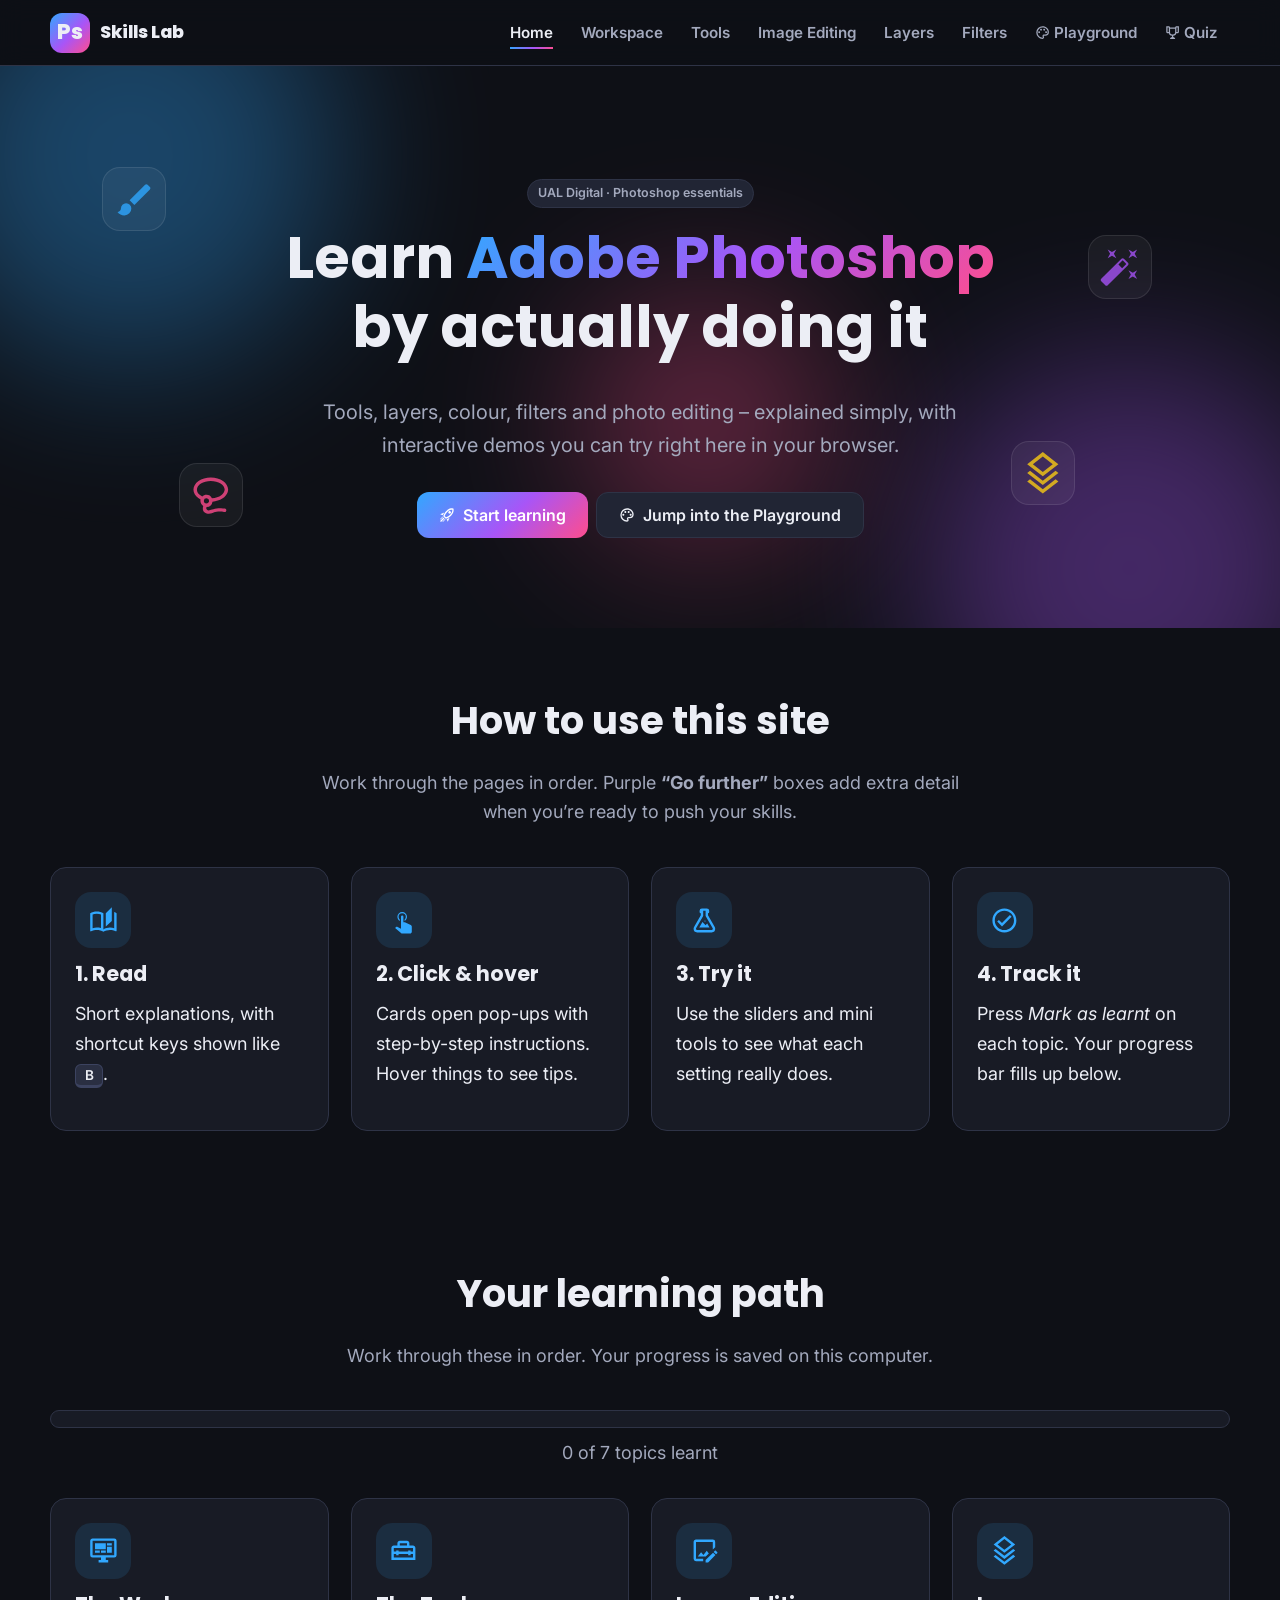
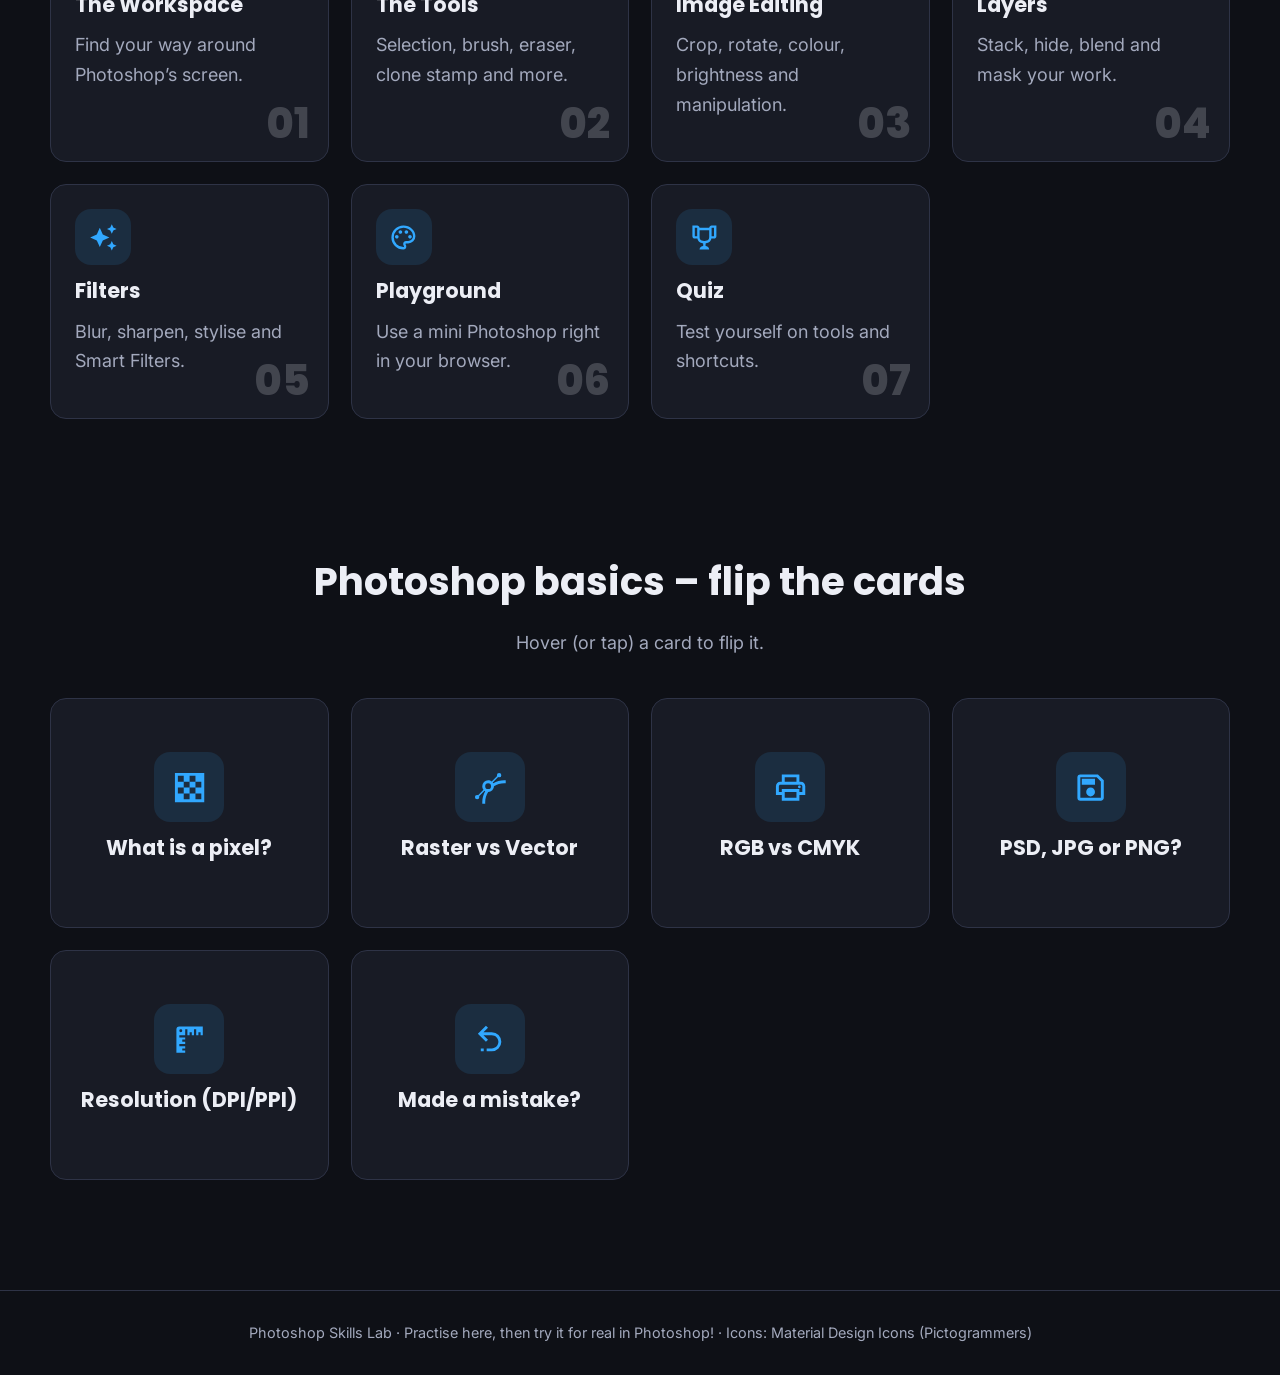
<file: index.html>
<!DOCTYPE html>
<html lang="en">
<head>
  <meta charset="UTF-8">
  <meta name="viewport" content="width=device-width, initial-scale=1.0">
  <title>Photoshop Skills Lab</title>
  <link rel="stylesheet" href="css/style.css">
</head>
<body>

  <!-- ===== HERO ===== -->
  <header class="hero">
    <div class="blob b1"></div><div class="blob b2"></div><div class="blob b3"></div>
    <div class="floating-icons">
      <span style="top:18%;left:8%"><i data-i="brush"></i></span>
      <span style="top:30%;right:10%;animation-delay:-2s"><i data-i="wand"></i></span>
      <span style="bottom:18%;left:14%;animation-delay:-3s"><i data-i="lasso"></i></span>
      <span style="bottom:22%;right:16%;animation-delay:-1s"><i data-i="layers"></i></span>
    </div>
    <div class="container">
      <span class="pill">UAL Digital · Photoshop essentials</span>
      <h1 style="margin-top:16px">Learn <span class="grad-text">Adobe Photoshop</span><br>by actually doing it</h1>
      <p class="lead">Tools, layers, colour, filters and photo editing – explained simply, with interactive demos you can try right here in your browser.</p>
      <div class="btn-row" style="justify-content:center">
        <a class="btn btn-primary" href="workspace.html"><i data-i="rocket"></i> Start learning</a>
        <a class="btn" href="playground.html"><i data-i="palette"></i> Jump into the Playground</a>
      </div>
    </div>
  </header>

  <!-- ===== HOW TO USE ===== -->
  <section class="container">
    <div class="section-title reveal">
      <h2>How to use this site</h2>
      <p>Work through the pages in order. Purple <strong>“Go further”</strong> boxes add extra detail when you’re ready to push your skills.</p>
    </div>
    <div class="grid">
      <div class="card reveal"><div class="icon"><i data-i="book"></i></div><h3>1. Read</h3><p>Short explanations, with shortcut keys shown like <kbd>B</kbd>.</p></div>
      <div class="card reveal"><div class="icon"><i data-i="tap"></i></div><h3>2. Click &amp; hover</h3><p>Cards open pop-ups with step-by-step instructions. Hover things to see tips.</p></div>
      <div class="card reveal"><div class="icon"><i data-i="flask"></i></div><h3>3. Try it</h3><p>Use the sliders and mini tools to see what each setting really does.</p></div>
      <div class="card reveal"><div class="icon"><i data-i="check-circle"></i></div><h3>4. Track it</h3><p>Press <em>Mark as learnt</em> on each topic. Your progress bar fills up below.</p></div>
    </div>
  </section>

  <!-- ===== LEARNING PATH ===== -->
  <section class="container">
    <div class="section-title reveal">
      <h2>Your learning path</h2>
      <p>Work through these in order. Your progress is saved on this computer.</p>
    </div>
    <div class="progress-wrap reveal" style="margin-bottom:10px"><div class="progress-fill" id="path-progress"></div></div>
    <p class="center muted" id="path-text" style="margin-bottom:30px"></p>
    <div class="grid" id="path"></div>
  </section>

  <!-- ===== DID YOU KNOW flip cards ===== -->
  <section class="container">
    <div class="section-title reveal">
      <h2>Photoshop basics – flip the cards</h2>
      <p>Hover (or tap) a card to flip it.</p>
    </div>
    <div class="grid">
      <div class="flip reveal" onclick="this.classList.toggle('flipped')"><div class="flip-inner">
        <div class="flip-face flip-front"><div class="icon"><i data-i="pixel"></i></div><h3>What is a pixel?</h3></div>
        <div class="flip-face flip-back"><p>A <strong>pixel</strong> is one tiny square of colour. Photos are made of millions of them. Zoom right in on any photo and you will see the squares.</p></div>
      </div></div>
      <div class="flip reveal" onclick="this.classList.toggle('flipped')"><div class="flip-inner">
        <div class="flip-face flip-front"><div class="icon"><i data-i="vector"></i></div><h3>Raster vs Vector</h3></div>
        <div class="flip-face flip-back"><p>Photoshop is mainly <strong>raster</strong> (pixels) – it goes blurry if you enlarge it too much. <strong>Vector</strong> (Illustrator) uses maths and stays sharp at any size.</p></div>
      </div></div>
      <div class="flip reveal" onclick="this.classList.toggle('flipped')"><div class="flip-inner">
        <div class="flip-face flip-front"><div class="icon"><i data-i="printer"></i></div><h3>RGB vs CMYK</h3></div>
        <div class="flip-face flip-back"><p><strong>RGB</strong> (Red, Green, Blue) is for screens. <strong>CMYK</strong> (Cyan, Magenta, Yellow, Black) is for printing. Choose this when you make a new document.</p></div>
      </div></div>
      <div class="flip reveal" onclick="this.classList.toggle('flipped')"><div class="flip-inner">
        <div class="flip-face flip-front"><div class="icon"><i data-i="save"></i></div><h3>PSD, JPG or PNG?</h3></div>
        <div class="flip-face flip-back"><p><strong>PSD</strong> keeps your layers (save your working file as this!). <strong>JPG</strong> is small, for photos. <strong>PNG</strong> keeps transparent backgrounds.</p></div>
      </div></div>
      <div class="flip reveal" onclick="this.classList.toggle('flipped')"><div class="flip-inner">
        <div class="flip-face flip-front"><div class="icon"><i data-i="ruler"></i></div><h3>Resolution (DPI/PPI)</h3></div>
        <div class="flip-face flip-back"><p><strong>72 ppi</strong> is fine for screens and web. <strong>300 ppi</strong> is the standard for good-quality printing.</p></div>
      </div></div>
      <div class="flip reveal" onclick="this.classList.toggle('flipped')"><div class="flip-inner">
        <div class="flip-face flip-front"><div class="icon"><i data-i="undo"></i></div><h3>Made a mistake?</h3></div>
        <div class="flip-face flip-back"><p>Press <kbd>Ctrl</kbd>+<kbd>Z</kbd> (Mac: <kbd>⌘</kbd>+<kbd>Z</kbd>) to undo. Press it again to keep going back. The <strong>History</strong> panel shows every step.</p></div>
      </div></div>
    </div>
  </section>

  <script src="js/icons.js"></script>
  <script src="js/main.js"></script>
  <script>
    /* Learning path cards – edit this list to change the path */
    const path = [
      { id: 'workspace', icon: 'workspace', title: 'The Workspace',  text: 'Find your way around Photoshop’s screen.', href: 'workspace.html' },
      { id: 'tools',     icon: 'tools', title: 'The Tools',      text: 'Selection, brush, eraser, clone stamp and more.', href: 'tools.html' },
      { id: 'editing',   icon: 'editing', title: 'Image Editing',  text: 'Crop, rotate, colour, brightness and manipulation.', href: 'editing.html' },
      { id: 'layers',    icon: 'layers', title: 'Layers',         text: 'Stack, hide, blend and mask your work.', href: 'layers.html' },
      { id: 'filters',   icon: 'filters', title: 'Filters',        text: 'Blur, sharpen, stylise and Smart Filters.', href: 'filters.html' },
      { id: 'playground',icon: 'palette', title: 'Playground',     text: 'Use a mini Photoshop right in your browser.', href: 'playground.html' },
      { id: 'quiz',      icon: 'trophy', title: 'Quiz',           text: 'Test yourself on tools and shortcuts.', href: 'quiz.html' }
    ];
    const done = getDone();
    document.getElementById('path').innerHTML = path.map((p, i) => `
      <a class="card path-card reveal visible ${done.includes(p.id) ? 'done' : ''}" href="${p.href}" style="text-decoration:none;color:inherit">
        <div class="icon">${ic(p.icon)}</div><h3>${p.title}</h3><p class="muted">${p.text}</p>
        <span class="num">0${i + 1}</span>
      </a>`).join('');
    const count = path.filter(p => done.includes(p.id)).length;
    setTimeout(() => document.getElementById('path-progress').style.width = (count / path.length * 100) + '%', 300);
    document.getElementById('path-text').textContent = `${count} of ${path.length} topics learnt`;
  </script>
</body>
</html>
</file>
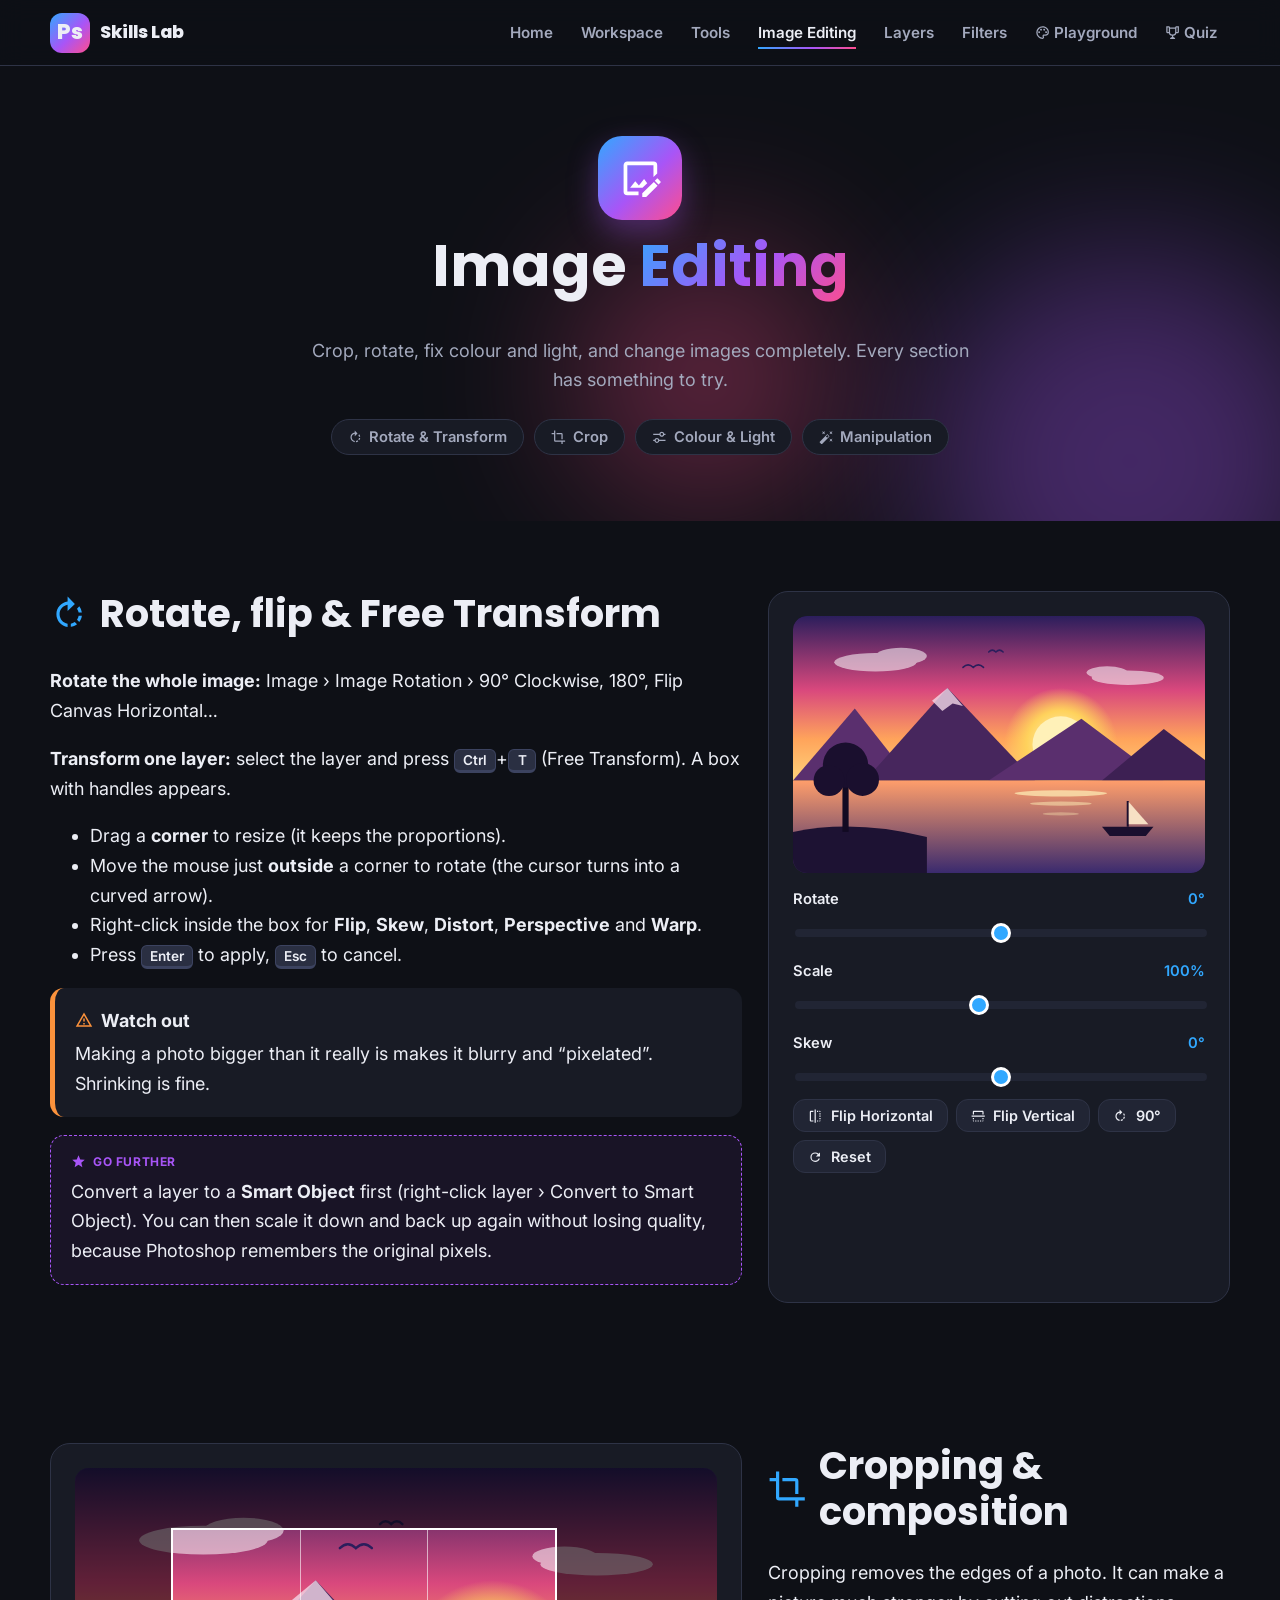
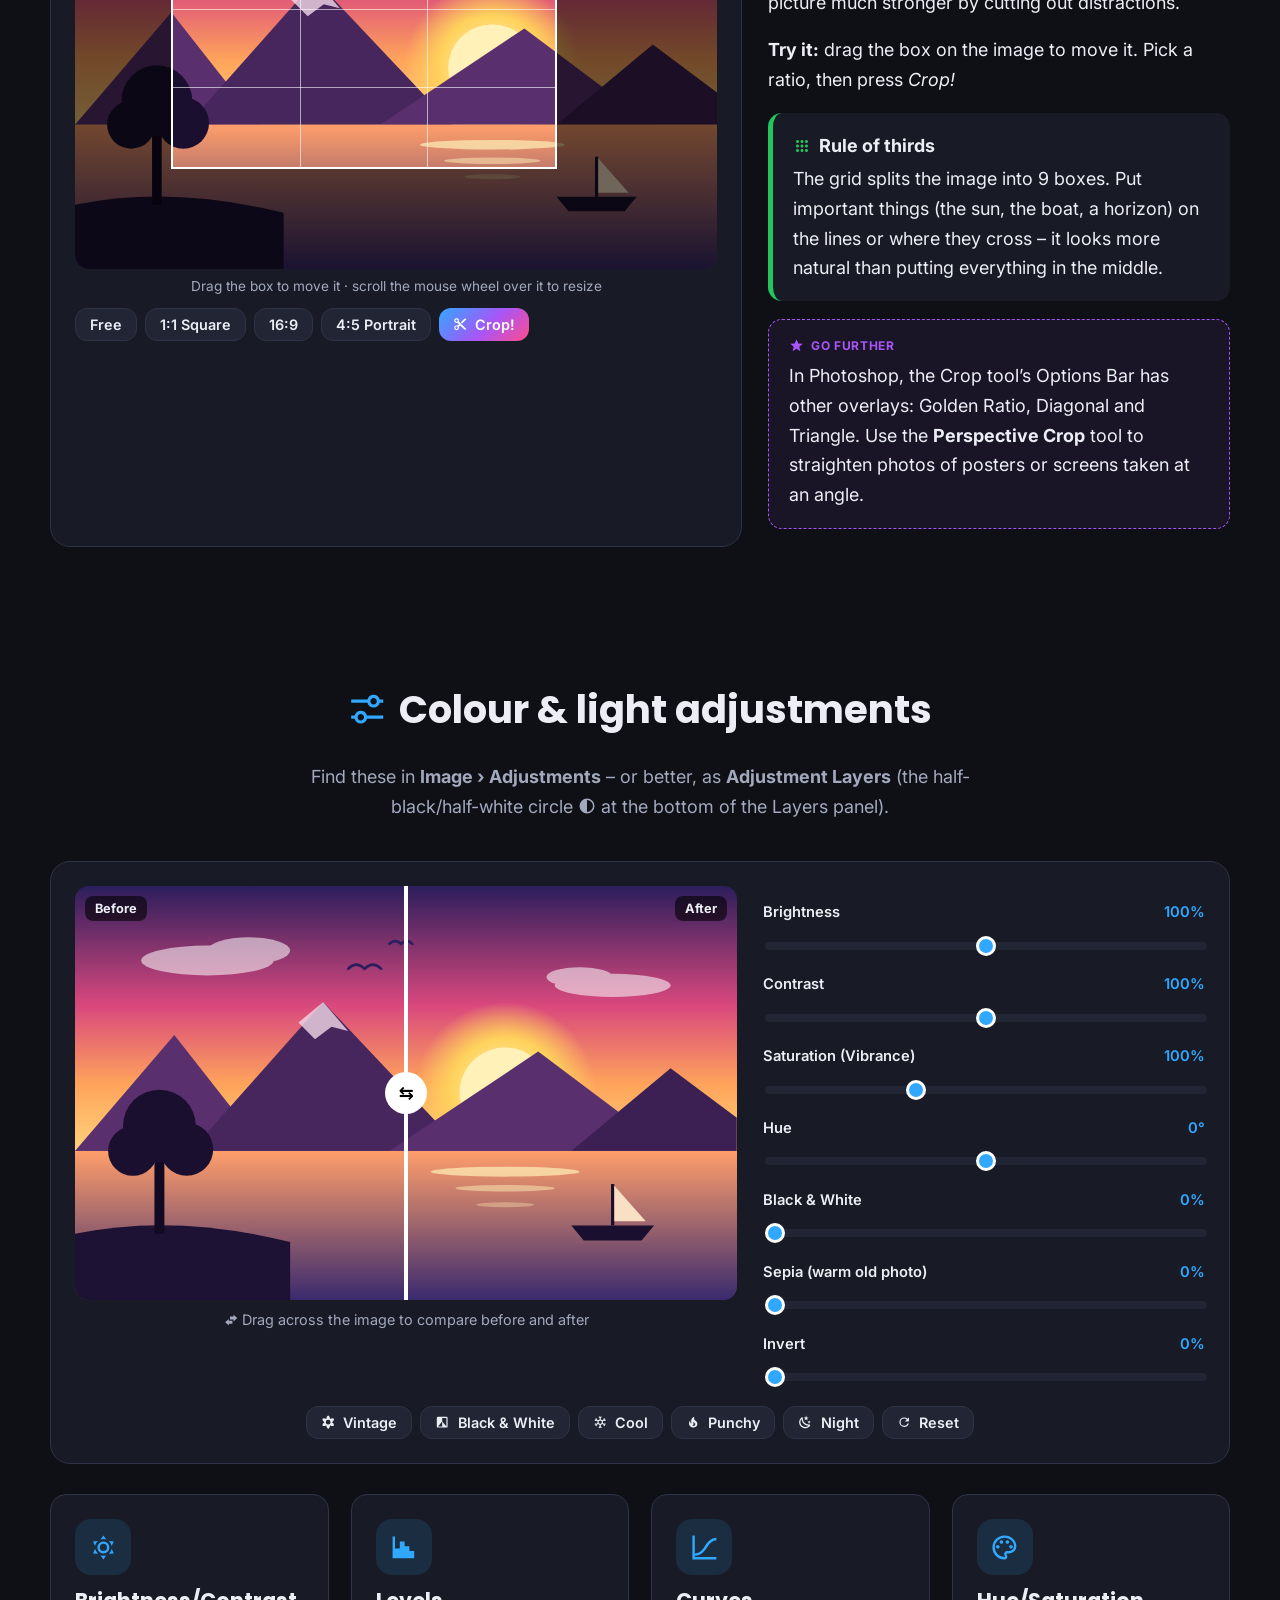
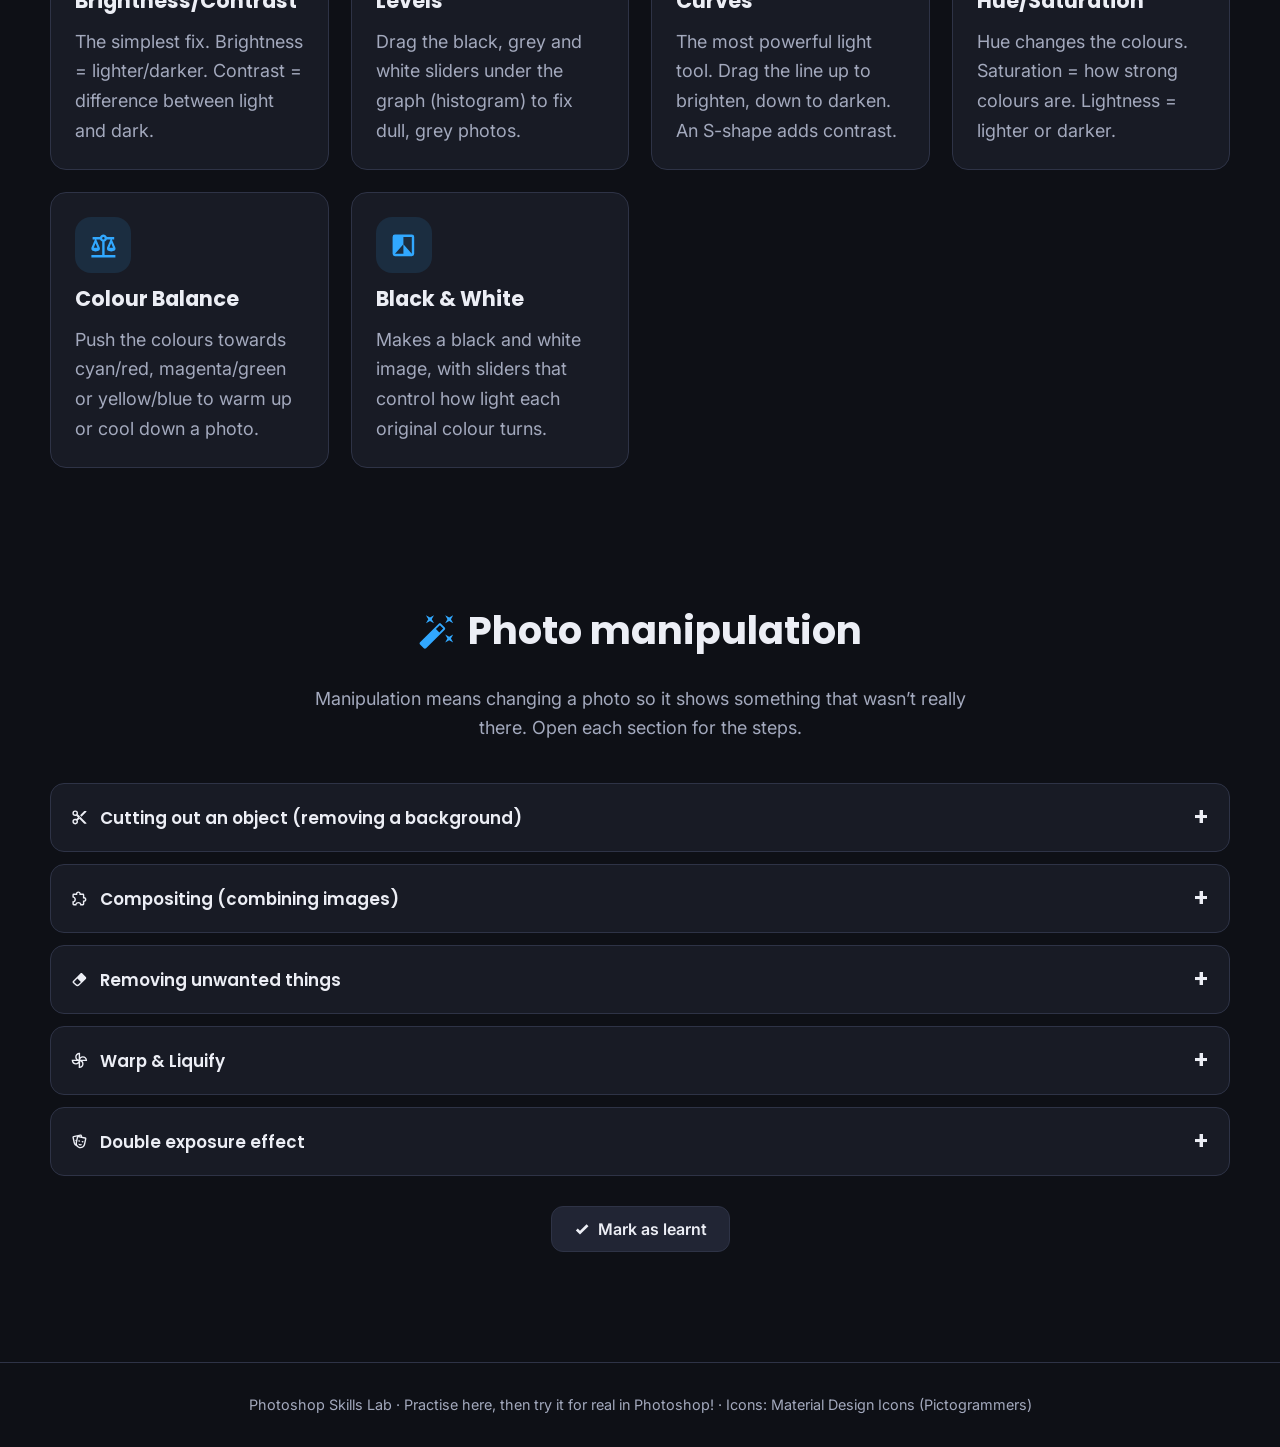
<file: editing.html>
<!DOCTYPE html>
<html lang="en">
<head>
  <meta charset="UTF-8">
  <meta name="viewport" content="width=device-width, initial-scale=1.0">
  <title>Image Editing · Photoshop Skills Lab</title>
  <link rel="stylesheet" href="css/style.css">
</head>
<body>

  <header class="page-hero">
    <div class="blob b2"></div><div class="blob b3"></div>
    <div class="container">
      <span class="emoji"><i data-i="editing"></i></span>
      <h1>Image <span class="grad-text">Editing</span></h1>
      <p class="muted" style="max-width:660px;margin:0 auto">Crop, rotate, fix colour and light, and change images completely. Every section has something to try.</p>
      <div class="chips" style="margin-top:24px">
        <a class="chip" href="#transform"><i data-i="rotate"></i> Rotate &amp; Transform</a>
        <a class="chip" href="#crop"><i data-i="crop"></i> Crop</a>
        <a class="chip" href="#adjust"><i data-i="tune"></i> Colour &amp; Light</a>
        <a class="chip" href="#manip"><i data-i="wand"></i> Manipulation</a>
      </div>
    </div>
  </header>

  <!-- ===== ROTATE & TRANSFORM ===== -->
  <section class="container" id="transform">
    <div class="demo-grid">
      <div class="reveal">
        <h2><span class="section-icon"><i data-i="rotate"></i> Rotate, flip &amp; Free Transform</span></h2>
        <p><strong>Rotate the whole image:</strong> Image › Image Rotation › 90° Clockwise, 180°, Flip Canvas Horizontal…</p>
        <p><strong>Transform one layer:</strong> select the layer and press <kbd>Ctrl</kbd>+<kbd>T</kbd> (Free Transform). A box with handles appears.</p>
        <ul>
          <li>Drag a <strong>corner</strong> to resize (it keeps the proportions).</li>
          <li>Move the mouse just <strong>outside</strong> a corner to rotate (the cursor turns into a curved arrow).</li>
          <li>Right-click inside the box for <strong>Flip</strong>, <strong>Skew</strong>, <strong>Distort</strong>, <strong>Perspective</strong> and <strong>Warp</strong>.</li>
          <li>Press <kbd>Enter</kbd> to apply, <kbd>Esc</kbd> to cancel.</li>
        </ul>
        <div class="box warn"><strong><i data-i="alert"></i> Watch out</strong>Making a photo bigger than it really is makes it blurry and “pixelated”. Shrinking is fine.</div>
        <div class="l2">Convert a layer to a <strong>Smart Object</strong> first (right-click layer › Convert to Smart Object). You can then scale it down and back up again without losing quality, because Photoshop remembers the original pixels.</div>
      </div>
      <div class="demo reveal">
        <div class="stage"><img id="t-img" src="images/sample.svg" alt="Image being transformed"></div>
        <div class="controls">
          <label>Rotate <span id="t-rot-v">0°</span></label>
          <input type="range" id="t-rot" min="-180" max="180" value="0">
          <label>Scale <span id="t-sc-v">100%</span></label>
          <input type="range" id="t-sc" min="20" max="200" value="100">
          <label>Skew <span id="t-sk-v">0°</span></label>
          <input type="range" id="t-sk" min="-40" max="40" value="0">
          <div class="btn-row">
            <button class="btn btn-small" id="t-fh"><i data-i="flip-h"></i> Flip Horizontal</button>
            <button class="btn btn-small" id="t-fv"><i data-i="flip-v"></i> Flip Vertical</button>
            <button class="btn btn-small" id="t-90"><i data-i="rotate"></i> 90°</button>
            <button class="btn btn-small" id="t-reset"><i data-i="refresh"></i> Reset</button>
          </div>
        </div>
      </div>
    </div>
  </section>

  <!-- ===== CROP ===== -->
  <section class="container" id="crop">
    <div class="demo-grid">
      <div class="demo reveal">
        <div class="stage" id="crop-stage" style="aspect-ratio:8/5">
          <img src="images/sample.svg" alt="Image to crop" style="object-fit:cover">
          <div class="crop-box" id="crop-box"></div>
        </div>
        <div class="btn-row">
          <button class="btn btn-small ratio" data-r="0">Free</button>
          <button class="btn btn-small ratio" data-r="1">1:1 Square</button>
          <button class="btn btn-small ratio" data-r="1.7778">16:9</button>
          <button class="btn btn-small ratio" data-r="0.8">4:5 Portrait</button>
          <button class="btn btn-small btn-primary" id="crop-go"><i data-i="scissors"></i> Crop!</button>
        </div>
        <div id="crop-result" style="margin-top:14px"></div>
      </div>
      <div class="reveal">
        <h2><span class="section-icon"><i data-i="crop"></i> Cropping &amp; composition</span></h2>
        <p>Cropping removes the edges of a photo. It can make a picture much stronger by cutting out distractions.</p>
        <p><strong>Try it:</strong> drag the box on the image to move it. Pick a ratio, then press <em>Crop!</em></p>
        <div class="box tip"><strong><i data-i="grid"></i> Rule of thirds</strong>The grid splits the image into 9 boxes. Put important things (the sun, the boat, a horizon) on the lines or where they cross – it looks more natural than putting everything in the middle.</div>
        <div class="l2">In Photoshop, the Crop tool’s Options Bar has other overlays: Golden Ratio, Diagonal and Triangle. Use the <strong>Perspective Crop</strong> tool to straighten photos of posters or screens taken at an angle.</div>
      </div>
    </div>
  </section>

  <!-- ===== ADJUSTMENTS ===== -->
  <section class="container" id="adjust">
    <div class="section-title reveal">
      <h2><span class="section-icon"><i data-i="tune"></i> Colour &amp; light adjustments</span></h2>
      <p>Find these in <strong>Image › Adjustments</strong> – or better, as <strong>Adjustment Layers</strong> (the half-black/half-white circle <i data-i="circle-half"></i> at the bottom of the Layers panel).</p>
    </div>
    <div class="demo reveal">
      <div class="demo-grid">
        <div>
          <div class="compare" id="adj-compare">
            <img src="images/sample.svg" alt="Original">
            <img src="images/sample.svg" alt="Edited" class="after" id="adj-img">
            <span class="lbl" style="left:10px">Before</span><span class="lbl" style="right:10px">After</span>
            <div class="handle"></div>
            <input type="range" min="0" max="100" value="50" aria-label="Before/after slider">
          </div>
          <p class="muted center" style="font-size:.9rem;margin-top:8px"><i data-i="swap"></i> Drag across the image to compare before and after</p>
        </div>
        <div class="controls" id="adj-controls"></div>
      </div>
      <div class="btn-row" style="justify-content:center;margin-top:16px">
        <button class="btn btn-small preset" data-p="vintage"><i data-i="vintage"></i> Vintage</button>
        <button class="btn btn-small preset" data-p="bw"><i data-i="bw"></i> Black &amp; White</button>
        <button class="btn btn-small preset" data-p="cool"><i data-i="snowflake"></i> Cool</button>
        <button class="btn btn-small preset" data-p="punchy"><i data-i="fire"></i> Punchy</button>
        <button class="btn btn-small preset" data-p="night"><i data-i="moon"></i> Night</button>
        <button class="btn btn-small" id="adj-reset"><i data-i="refresh"></i> Reset</button>
      </div>
    </div>

    <div class="grid" style="margin-top:30px" id="adj-cards"></div>
  </section>

  <!-- ===== MANIPULATION ===== -->
  <section class="container" id="manip">
    <div class="section-title reveal">
      <h2><span class="section-icon"><i data-i="wand"></i> Photo manipulation</span></h2>
      <p>Manipulation means changing a photo so it shows something that wasn’t really there. Open each section for the steps.</p>
    </div>
    <details class="acc reveal"><summary><i data-i="scissors"></i> Cutting out an object (removing a background)</summary><div class="acc-body">
      <ol><li>Open your photo and duplicate the layer (<kbd>Ctrl</kbd>+<kbd>J</kbd>).</li>
      <li>Use <strong>Select › Subject</strong>, or the Quick Selection / Object Selection tool.</li>
      <li>Fix bits it missed: hold <kbd>Shift</kbd> to add, <kbd>Alt</kbd> to remove.</li>
      <li>Click the <strong>Add Layer Mask</strong> button at the bottom of the Layers panel. The background disappears!</li>
      <li>Hide the original layer (click its eye icon <i data-i="eye"></i>).</li></ol>
      <div class="l2"><strong>Select › Select and Mask</strong> has a Refine Edge brush – paint over hair and fur for a much cleaner cut-out. Set Output to “New Layer with Layer Mask”.</div>
    </div></details>
    <details class="acc reveal"><summary><i data-i="puzzle"></i> Compositing (combining images)</summary><div class="acc-body">
      <ol><li>Cut out the object you want (see above).</li>
      <li>Drag it with the Move tool onto the tab of your other image.</li>
      <li>Resize it with <kbd>Ctrl</kbd>+<kbd>T</kbd> so it fits the scene.</li>
      <li>Match the colour and light with a Curves or Colour Balance adjustment clipped to it (<kbd>Alt</kbd>+click between the layers).</li>
      <li>Add a soft black shadow on a new layer underneath it.</li></ol>
      <div class="box tip"><strong><i data-i="bulb"></i> Make it believable</strong>Check: does the light come from the same direction? Is the size realistic? Does it have a shadow?</div>
    </div></details>
    <details class="acc reveal"><summary><i data-i="eraser"></i> Removing unwanted things</summary><div class="acc-body">
      <p>Small marks: <strong>Spot Healing Brush</strong> (<kbd>J</kbd>). Repeating patterns or edges: <strong>Clone Stamp</strong> (<kbd>S</kbd>). Bigger objects: select around them with the Lasso, then <strong>Edit › Content-Aware Fill</strong>.</p>
      <div class="l2"><strong>Generative Fill</strong> (in newer versions) uses AI to fill a selection from a text prompt. If you use it in coursework, record it in your log – it is not your own photography or drawing.</div>
    </div></details>
    <details class="acc reveal"><summary><i data-i="swirl"></i> Warp &amp; Liquify</summary><div class="acc-body">
      <p><strong>Edit › Transform › Warp</strong> lets you bend a layer with a grid – great for wrapping a logo around a mug.</p>
      <p><strong>Filter › Liquify</strong> lets you push pixels like wet paint – the Forward Warp tool pushes, Bloat makes things bigger, Pucker makes them smaller.</p>
      <div class="box warn"><strong><i data-i="alert"></i> Ethics</strong>Changing people’s faces and bodies can be harmful and misleading. Talk about this in your evaluation if you edit people.</div>
    </div></details>
    <details class="acc reveal"><summary><i data-i="masks"></i> Double exposure effect</summary><div class="acc-body">
      <ol><li>Put a portrait on the bottom layer and a landscape on the top layer.</li>
      <li>Change the top layer’s <strong>blend mode</strong> to <strong>Screen</strong> or <strong>Lighten</strong>.</li>
      <li>Add a layer mask to the landscape and paint black with a soft brush to hide parts of it.</li></ol>
    </div></details>

    <div style="text-align:center;margin-top:30px"><button class="btn learn-btn" data-id="editing">Mark as learnt</button></div>
  </section>

  <script src="js/icons.js"></script>
  <script src="js/main.js"></script>
  <script>
    const $ = id => document.getElementById(id);

    /* ---------- transform demo ---------- */
    let fh = 1, fv = 1;
    function applyT() {
      $('t-rot-v').textContent = $('t-rot').value + '°';
      $('t-sc-v').textContent = $('t-sc').value + '%';
      $('t-sk-v').textContent = $('t-sk').value + '°';
      const s = $('t-sc').value / 100;
      $('t-img').style.transform = `rotate(${$('t-rot').value}deg) scale(${s * fh}, ${s * fv}) skewX(${$('t-sk').value}deg)`;
    }
    ['t-rot', 't-sc', 't-sk'].forEach(id => $(id).addEventListener('input', applyT));
    $('t-fh').onclick = () => { fh *= -1; applyT(); };
    $('t-fv').onclick = () => { fv *= -1; applyT(); };
    $('t-90').onclick = () => { let r = +$('t-rot').value + 90; if (r > 180) r -= 360; $('t-rot').value = r; applyT(); };
    $('t-reset').onclick = () => { fh = fv = 1; $('t-rot').value = 0; $('t-sc').value = 100; $('t-sk').value = 0; applyT(); };

    /* ---------- crop demo ---------- */
    const stage = $('crop-stage'), box = $('crop-box');
    let crop = { x: 15, y: 15, w: 60, h: 60 }, ratio = 0; // values in % of the stage
    function drawCrop() { Object.assign(box.style, { left: crop.x + '%', top: crop.y + '%', width: crop.w + '%', height: crop.h + '%' }); }
    function setRatio(r) {
      ratio = r;
      if (!r) return;
      const W = stage.clientWidth, H = stage.clientHeight;
      let wpx = W * .6, hpx = wpx / r;
      if (hpx > H * .9) { hpx = H * .9; wpx = hpx * r; }
      crop = { x: (W - wpx) / 2 / W * 100, y: (H - hpx) / 2 / H * 100, w: wpx / W * 100, h: hpx / H * 100 };
      drawCrop();
    }
    document.querySelectorAll('.ratio').forEach(b => b.onclick = () => {
      document.querySelectorAll('.ratio').forEach(x => x.classList.remove('is-on')); b.classList.add('is-on'); setRatio(+b.dataset.r);
    });
    let drag = null;
    box.addEventListener('pointerdown', e => { drag = { sx: e.clientX, sy: e.clientY, ...crop }; box.setPointerCapture(e.pointerId); });
    box.addEventListener('pointermove', e => {
      if (!drag) return;
      const r = stage.getBoundingClientRect();
      crop.x = Math.min(100 - crop.w, Math.max(0, drag.x + (e.clientX - drag.sx) / r.width * 100));
      crop.y = Math.min(100 - crop.h, Math.max(0, drag.y + (e.clientY - drag.sy) / r.height * 100));
      drawCrop();
    });
    box.addEventListener('pointerup', () => drag = null);
    // mouse wheel over the box resizes it
    box.addEventListener('wheel', e => {
      e.preventDefault();
      const f = e.deltaY < 0 ? 1.05 : .95, W = stage.clientWidth, H = stage.clientHeight;
      let w = crop.w * f, h = ratio ? (w * W / 100 / ratio) / H * 100 : crop.h * f;
      if (w > 100 || h > 100 || w < 10) return;
      crop.w = w; crop.h = h; crop.x = Math.min(crop.x, 100 - w); crop.y = Math.min(crop.y, 100 - h); drawCrop();
    }, { passive: false });
    $('crop-go').onclick = () => {
      const img = new Image();
      img.onload = () => {
        const c = document.createElement('canvas'), W = stage.clientWidth, H = stage.clientHeight;
        // image fills the stage (object-fit:cover on same 8:5 ratio)
        const sx = crop.x / 100 * img.width, sy = crop.y / 100 * img.height, sw = crop.w / 100 * img.width, sh = crop.h / 100 * img.height;
        c.width = sw; c.height = sh;
        c.getContext('2d').drawImage(img, sx, sy, sw, sh, 0, 0, sw, sh);
        c.style.cssText = 'max-width:100%;max-height:260px;border-radius:10px;display:block;margin:auto';
        $('crop-result').innerHTML = '<p class="center muted" style="margin:0 0 6px">Your cropped image:</p>';
        $('crop-result').appendChild(c);
        toast('Cropped!', 'scissors');
      };
      img.src = 'images/sample.svg';
    };
    drawCrop();
    $('crop-stage').insertAdjacentHTML('afterend', '<p class="muted center" style="font-size:.85rem;margin:6px 0 0">Drag the box to move it · scroll the mouse wheel over it to resize</p>');

    /* ---------- adjustments ---------- */
    const ADJ = [
      { id: 'brightness', label: 'Brightness', min: 0, max: 200, def: 100, unit: '%' },
      { id: 'contrast',   label: 'Contrast',   min: 0, max: 200, def: 100, unit: '%' },
      { id: 'saturate',   label: 'Saturation (Vibrance)', min: 0, max: 300, def: 100, unit: '%' },
      { id: 'hue-rotate', label: 'Hue', min: -180, max: 180, def: 0, unit: 'deg' },
      { id: 'grayscale',  label: 'Black & White', min: 0, max: 100, def: 0, unit: '%' },
      { id: 'sepia',      label: 'Sepia (warm old photo)', min: 0, max: 100, def: 0, unit: '%' },
      { id: 'invert',     label: 'Invert', min: 0, max: 100, def: 0, unit: '%' }
    ];
    $('adj-controls').innerHTML = ADJ.map(a => `
      <label>${a.label} <span id="${a.id}-v">${a.def}${a.unit === 'deg' ? '°' : '%'}</span></label>
      <input type="range" id="${a.id}" min="${a.min}" max="${a.max}" value="${a.def}">`).join('');
    function applyAdj() {
      $('adj-img').style.filter = ADJ.map(a => {
        $(a.id + '-v').textContent = $(a.id).value + (a.unit === 'deg' ? '°' : '%');
        return `${a.id}(${$(a.id).value}${a.unit})`;
      }).join(' ');
    }
    ADJ.forEach(a => $(a.id).addEventListener('input', applyAdj));
    const PRESETS = {
      vintage: { sepia: 60, contrast: 90, brightness: 110, saturate: 80 },
      bw:      { grayscale: 100, contrast: 130 },
      cool:    { 'hue-rotate': 40, saturate: 90, brightness: 105 },
      punchy:  { saturate: 180, contrast: 130 },
      night:   { brightness: 55, 'hue-rotate': -140, saturate: 70, contrast: 120 }
    };
    function resetAdj() { ADJ.forEach(a => $(a.id).value = a.def); applyAdj(); }
    document.querySelectorAll('.preset').forEach(b => b.onclick = () => {
      resetAdj(); Object.entries(PRESETS[b.dataset.p]).forEach(([k, v]) => $(k).value = v); applyAdj();
      toast(b.textContent.trim() + ' look applied', 'palette');
    });
    $('adj-reset').onclick = resetAdj;
    applyAdj();

    const cards = [
      { i: 'sun', t: 'Brightness/Contrast', d: 'The simplest fix. Brightness = lighter/darker. Contrast = difference between light and dark.' },
      { i: 'histogram', t: 'Levels', d: 'Drag the black, grey and white sliders under the graph (histogram) to fix dull, grey photos.', l2: 'The histogram shows how many pixels are dark (left) to light (right). A gap at either end means the image has no true blacks or whites.' },
      { i: 'curves', t: 'Curves', d: 'The most powerful light tool. Drag the line up to brighten, down to darken. An S-shape adds contrast.', l2: 'You can edit Red, Green and Blue curves separately to colour-grade a photo – e.g. lift blue in the shadows for a cinematic look.' },
      { i: 'hue', t: 'Hue/Saturation', d: 'Hue changes the colours. Saturation = how strong colours are. Lightness = lighter or darker.', l2: 'Pick one colour from the drop-down (e.g. Reds) to change only that colour – turn a red car blue!' },
      { i: 'balance', t: 'Colour Balance', d: 'Push the colours towards cyan/red, magenta/green or yellow/blue to warm up or cool down a photo.' },
      { i: 'bw', t: 'Black & White', d: 'Makes a black and white image, with sliders that control how light each original colour turns.' }
    ];
    $('adj-cards').innerHTML = cards.map((c, n) => `<div class="card clickable reveal visible" data-n="${n}"><div class="icon">${ic(c.i)}</div><h3>${c.t}</h3><p class="muted" style="margin:0">${c.d}</p></div>`).join('');
    document.querySelectorAll('#adj-cards .card').forEach(el => el.onclick = () => {
      const c = cards[el.dataset.n];
      openModal({ icon: c.i, title: c.t, html: `<p>${c.d}</p>
        <p><strong>Where:</strong> Layers panel › ${ic('circle-half')} button › ${c.t}, or Image › Adjustments › ${c.t}.</p>
        <div class="box tip"><strong>${ic('bulb')} Why use an Adjustment Layer?</strong>It is <em>non-destructive</em> – your photo isn’t changed. You can re-edit it, hide it or delete it any time.</div>
        ${c.l2 ? `<div class="l2">${c.l2}</div>` : ''}` });
    });
  </script>
</body>
</html>
</file>
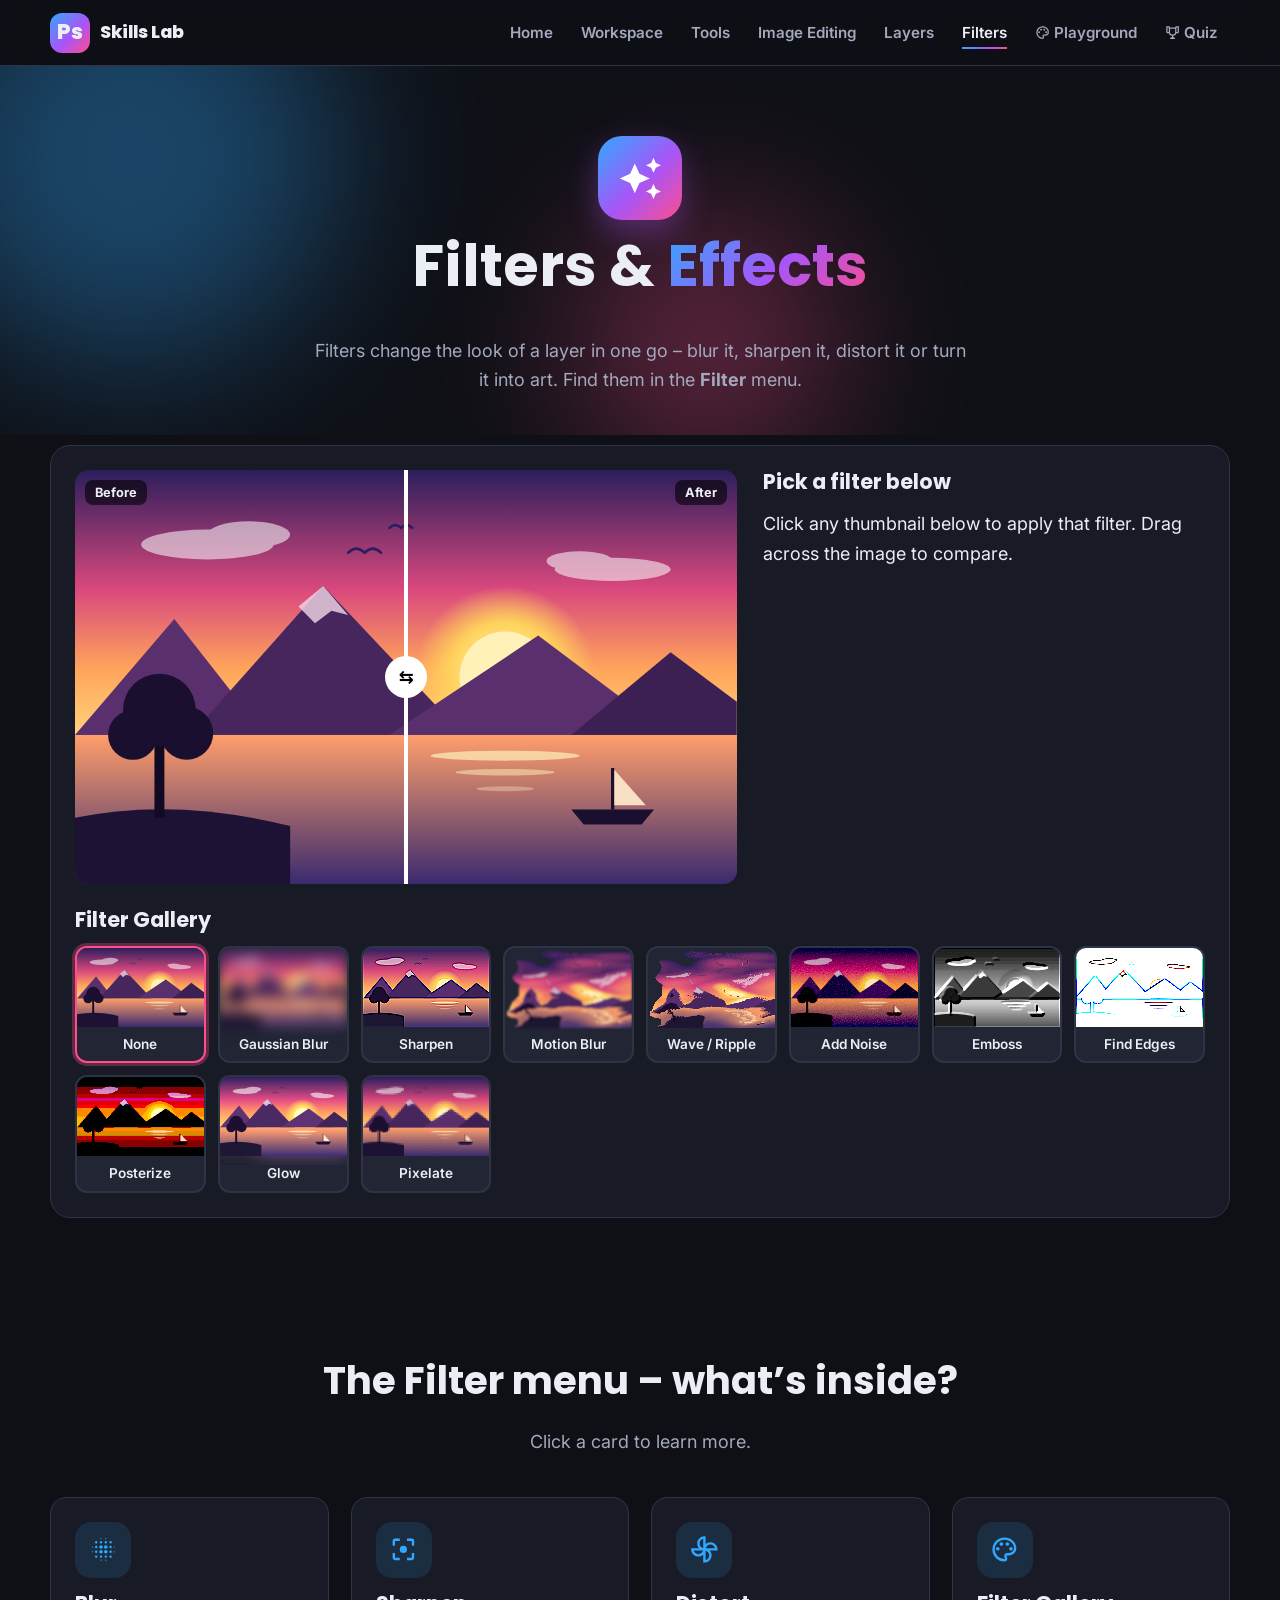
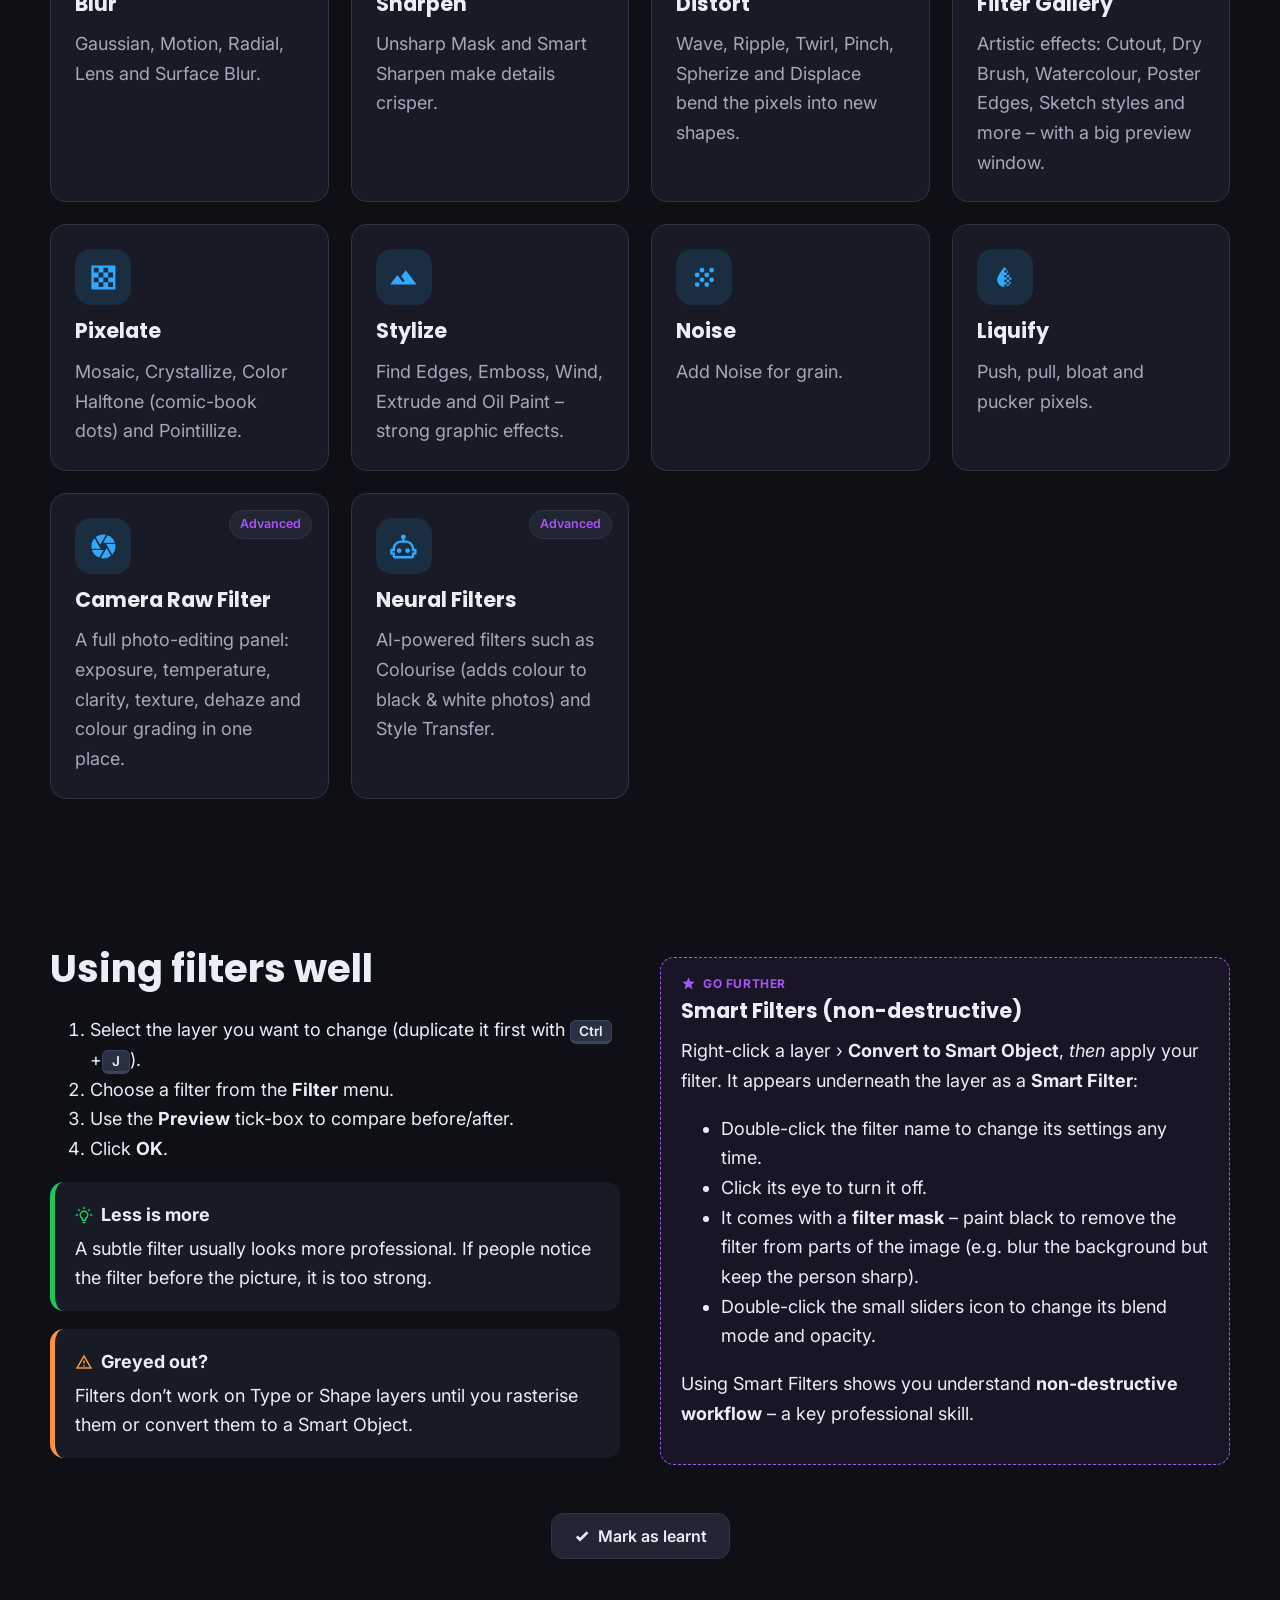
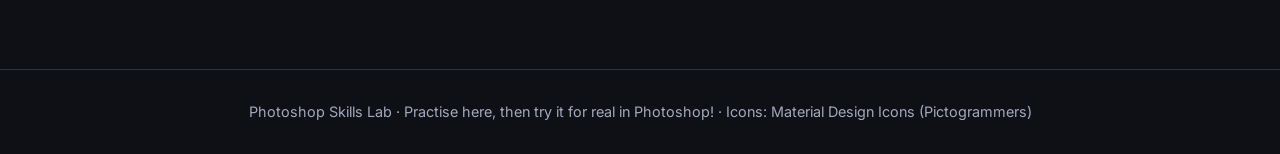
<file: filters.html>
<!DOCTYPE html>
<html lang="en">
<head>
  <meta charset="UTF-8">
  <meta name="viewport" content="width=device-width, initial-scale=1.0">
  <title>Filters · Photoshop Skills Lab</title>
  <link rel="stylesheet" href="css/style.css">
  <style>
    .fgal { display: grid; grid-template-columns: repeat(auto-fill, minmax(120px, 1fr)); gap: 12px; }
    .fthumb { cursor: pointer; border-radius: 12px; overflow: hidden; border: 2px solid var(--line); background: var(--panel-2); transition: .2s; text-align: center; font-size: .85rem; font-weight: 600; }
    .fthumb img { aspect-ratio: 8/5; object-fit: cover; width: 100%; }
    .fthumb span { display: block; padding: 6px; }
    .fthumb:hover { transform: translateY(-4px) scale(1.03); border-color: var(--accent); }
    .fthumb.on { border-color: var(--pink); box-shadow: 0 0 0 3px rgba(255,77,141,.3); }
  </style>
</head>
<body>

  <!-- SVG filters used by the demo (hidden). They copy what Photoshop's filters do. -->
  <svg width="0" height="0" style="position:absolute">
    <filter id="f-sharpen"><feConvolveMatrix id="sharpen-m" order="3" kernelMatrix="0 -1 0 -1 5 -1 0 -1 0" preserveAlpha="true"/></filter>
    <filter id="f-emboss"><feConvolveMatrix id="emboss-m" order="3" kernelMatrix="-2 -1 0 -1 1 1 0 1 2" preserveAlpha="true"/></filter>
    <filter id="f-edges"><feConvolveMatrix order="3" kernelMatrix="-1 -1 -1 -1 8 -1 -1 -1 -1" preserveAlpha="true"/></filter>
    <filter id="f-poster"><feComponentTransfer id="poster-ct">
      <feFuncR type="discrete" tableValues="0 .5 1"/><feFuncG type="discrete" tableValues="0 .5 1"/><feFuncB type="discrete" tableValues="0 .5 1"/></feComponentTransfer></filter>
    <filter id="f-wave" x="0" y="0" width="100%" height="100%"><feTurbulence id="wave-t" type="turbulence" baseFrequency="0.01 0.04" numOctaves="2" seed="3"/>
      <feDisplacementMap id="wave-d" in="SourceGraphic" scale="30" xChannelSelector="R" yChannelSelector="G"/></filter>
    <filter id="f-noise"><feTurbulence type="fractalNoise" baseFrequency="0.9" numOctaves="2" result="n"/>
      <feColorMatrix in="n" type="saturate" values="0" result="g"/>
      <feComposite id="noise-c" in="g" in2="SourceGraphic" operator="arithmetic" k1="0" k2="0.25" k3="1" k4="-0.12"/></filter>
    <filter id="f-glow"><feGaussianBlur id="glow-b" in="SourceGraphic" stdDeviation="6" result="b"/>
      <feMerge><feMergeNode in="b"/><feMergeNode in="SourceGraphic"/></feMerge></filter>
  </svg>

  <header class="page-hero">
    <div class="blob b1"></div><div class="blob b3"></div>
    <div class="container">
      <span class="emoji"><i data-i="filters"></i></span>
      <h1>Filters &amp; <span class="grad-text">Effects</span></h1>
      <p class="muted" style="max-width:660px;margin:0 auto">Filters change the look of a layer in one go – blur it, sharpen it, distort it or turn it into art. Find them in the <strong>Filter</strong> menu.</p>
    </div>
  </header>

  <!-- ===== FILTER GALLERY ===== -->
  <section class="container" style="padding-top:10px">
    <div class="demo reveal">
      <div class="demo-grid">
        <div>
          <div class="compare" id="f-compare">
            <img src="images/sample.svg" alt="Original">
            <img src="images/sample.svg" alt="With filter" class="after" id="f-img">
            <span class="lbl" style="left:10px">Before</span><span class="lbl" style="right:10px" id="f-lbl">After</span>
            <div class="handle"></div>
            <input type="range" min="0" max="100" value="50" aria-label="Before/after slider">
          </div>
        </div>
        <div>
          <h3 id="f-name">Pick a filter below</h3>
          <p class="muted" id="f-path" style="font-size:.9rem"></p>
          <p id="f-desc">Click any thumbnail below to apply that filter. Drag across the image to compare.</p>
          <div class="controls" id="f-strength-wrap" style="display:none">
            <label><b id="f-s-label" style="font-weight:600">Strength</b> <span id="f-s-v"></span></label>
            <input type="range" id="f-s" min="0" max="100" value="50">
          </div>
        </div>
      </div>
      <h3 style="margin-top:24px">Filter Gallery</h3>
      <div class="fgal" id="fgal"></div>
    </div>
  </section>

  <!-- ===== FILTER MENU ===== -->
  <section class="container">
    <div class="section-title reveal"><h2>The Filter menu – what’s inside?</h2><p>Click a card to learn more.</p></div>
    <div class="grid" id="fmenu"></div>
  </section>

  <section class="container">
    <div class="split">
      <div class="reveal">
        <h2>Using filters well</h2>
        <ol>
          <li>Select the layer you want to change (duplicate it first with <kbd>Ctrl</kbd>+<kbd>J</kbd>).</li>
          <li>Choose a filter from the <strong>Filter</strong> menu.</li>
          <li>Use the <strong>Preview</strong> tick-box to compare before/after.</li>
          <li>Click <strong>OK</strong>.</li>
        </ol>
        <div class="box tip"><strong><i data-i="bulb"></i> Less is more</strong>A subtle filter usually looks more professional. If people notice the filter before the picture, it is too strong.</div>
        <div class="box warn"><strong><i data-i="alert"></i> Greyed out?</strong>Filters don’t work on Type or Shape layers until you rasterise them or convert them to a Smart Object.</div>
      </div>
      <div class="reveal">
        <div class="l2">
          <h3 style="margin-top:0">Smart Filters (non-destructive)</h3>
          <p>Right-click a layer › <strong>Convert to Smart Object</strong>, <em>then</em> apply your filter. It appears underneath the layer as a <strong>Smart Filter</strong>:</p>
          <ul>
            <li>Double-click the filter name to change its settings any time.</li>
            <li>Click its eye to turn it off.</li>
            <li>It comes with a <strong>filter mask</strong> – paint black to remove the filter from parts of the image (e.g. blur the background but keep the person sharp).</li>
            <li>Double-click the small sliders icon to change its blend mode and opacity.</li>
          </ul>
          <p>Using Smart Filters shows you understand <strong>non-destructive workflow</strong> – a key professional skill.</p>
        </div>
      </div>
    </div>
    <div style="text-align:center;margin-top:30px"><button class="btn learn-btn" data-id="filters">Mark as learnt</button></div>
  </section>

  <script src="js/icons.js"></script>
  <script src="js/main.js"></script>
  <script>
    const $ = id => document.getElementById(id);
    const set = (id, attr, v) => $(id).setAttribute(attr, v);

    /* Each filter: css(s) builds the CSS filter from the strength s (0–100) */
    const FILTERS = [
      { name: 'None', path: '', desc: 'The original image.', css: () => 'none', noStrength: true },
      { name: 'Gaussian Blur', path: 'Filter › Blur › Gaussian Blur', desc: 'Softens the whole layer evenly. Used for backgrounds, dreamy looks and soft shadows.', label: 'Radius', unit: 'px', css: s => `blur(${s / 8}px)`, val: s => (s / 8).toFixed(1) },
      { name: 'Sharpen', path: 'Filter › Sharpen › Unsharp Mask', desc: 'Makes edges crisper. Use a little at the end of your edit.', css: s => { const c = 1 + s / 25, e = -s / 100; set('sharpen-m', 'kernelMatrix', `0 ${e} 0 ${e} ${c} ${e} 0 ${e} 0`); return 'url(#f-sharpen)'; } },
      { name: 'Motion Blur', path: 'Filter › Blur › Motion Blur', desc: 'Makes it look like things are moving fast. (Simulated here with a wave stretch.)', css: s => { set('wave-t', 'baseFrequency', `0 0.02`); set('wave-d', 'scale', s); return `url(#f-wave) blur(${s / 40}px)`; } },
      { name: 'Wave / Ripple', path: 'Filter › Distort › Wave', desc: 'Bends the image as if seen through water.', css: s => { set('wave-t', 'baseFrequency', `0.01 0.04`); set('wave-d', 'scale', s * .8); return 'url(#f-wave)'; } },
      { name: 'Add Noise', path: 'Filter › Noise › Add Noise', desc: 'Adds grain like old film. Can make edits blend in more naturally.', css: s => { set('noise-c', 'k2', s / 200); set('noise-c', 'k4', -s / 400); return 'url(#f-noise)'; } },
      { name: 'Emboss', path: 'Filter › Stylize › Emboss', desc: 'Makes the image look stamped or carved into metal.', css: s => { const k = 1 + s / 40; set('emboss-m', 'kernelMatrix', `${-k} -1 0 -1 1 1 0 1 ${k}`); return 'url(#f-emboss) grayscale(1) brightness(1.2)'; } },
      { name: 'Find Edges', path: 'Filter › Stylize › Find Edges', desc: 'Finds outlines – can look like a pencil sketch when inverted.', css: s => `url(#f-edges) invert(1) contrast(${1 + s / 20})` },
      { name: 'Posterize', path: 'Image › Adjustments › Posterize', desc: 'Reduces the number of colours for a flat, poster or pop-art look.', css: s => {
          const levels = Math.max(2, Math.round(8 - s / 16)), t = Array.from({ length: levels }, (_, i) => (i / (levels - 1)).toFixed(2)).join(' ');
          $('poster-ct').querySelectorAll('*').forEach(f => f.setAttribute('tableValues', t)); return 'url(#f-poster)'; },
        label: 'Fewer colours', val: s => Math.max(2, Math.round(8 - s / 16)) + ' levels' },
      { name: 'Glow', path: 'Filter › Blur + blend mode Screen', desc: 'A soft dreamy glow – blur a copy of the layer and set it to Screen.', css: s => { set('glow-b', 'stdDeviation', s / 6); return `url(#f-glow) brightness(${1 + s / 400})`; } },
      { name: 'Pixelate', path: 'Filter › Pixelate › Mosaic', desc: 'Turns the image into big squares – the “censored” look.', pixel: true }
    ];

    let current = FILTERS[0];
    $('fgal').innerHTML = FILTERS.map((f, i) => `
      <div class="fthumb ${i === 0 ? 'on' : ''}" data-i="${i}" tabindex="0">
        <img src="images/sample.svg" alt="" style="filter:${f.pixel ? 'none' : f.css(50)}"><span>${f.name}</span></div>`).join('');
    // pixelate thumbnail
    makePixel(10).then(url => document.querySelector('.fthumb[data-i="10"] img').src = url);

    function makePixel(block) {
      return new Promise(res => {
        const img = new Image();
        img.onload = () => {
          const w = 800, h = 500, small = document.createElement('canvas');
          small.width = Math.max(1, w / block); small.height = Math.max(1, h / block);
          small.getContext('2d').drawImage(img, 0, 0, small.width, small.height);
          const big = document.createElement('canvas'); big.width = w; big.height = h;
          const b = big.getContext('2d'); b.imageSmoothingEnabled = false; b.drawImage(small, 0, 0, w, h);
          try { res(big.toDataURL()); }
          catch { toast('Pixelate needs Live Server – see the README', 'alert'); res('images/sample.svg'); }
        };
        img.src = 'images/sample.svg';
      });
    }

    async function apply() {
      const s = +$('f-s').value, img = $('f-img');
      if (current.pixel) {
        img.style.filter = 'none';
        img.src = await makePixel(Math.round(4 + s / 2.5));
        $('f-s-v').textContent = Math.round(4 + s / 2.5) + ' px cells';
      } else {
        img.src = 'images/sample.svg';
        img.style.filter = current.css(s);
        $('f-s-v').textContent = current.val ? current.val(s) + (current.unit || '') : s + '%';
      }
    }
    function choose(i) {
      current = FILTERS[i];
      document.querySelectorAll('.fthumb').forEach(t => t.classList.toggle('on', +t.dataset.i === i));
      $('f-name').textContent = current.name;
      $('f-path').innerHTML = current.path ? ic('pin') + ' ' + current.path : '';
      $('f-desc').textContent = current.desc;
      $('f-lbl').textContent = current.name === 'None' ? 'After' : current.name;
      $('f-s-label').textContent = current.label || 'Strength';
      $('f-strength-wrap').style.display = current.noStrength ? 'none' : 'block';
      $('f-s').value = 50;
      apply();
    }
    document.querySelectorAll('.fthumb').forEach(t => {
      t.onclick = () => choose(+t.dataset.i);
      t.onkeydown = e => { if (e.key === 'Enter') choose(+t.dataset.i); };
    });
    $('f-s').oninput = apply;

    /* ---------- filter menu cards ---------- */
    const MENU = [
      { i: 'blur', t: 'Blur', d: 'Gaussian, Motion, Radial, Lens and Surface Blur. The Blur Gallery has Tilt-Shift (makes real places look like tiny models!) and Field Blur.' },
      { i: 'focus', t: 'Sharpen', d: 'Unsharp Mask and Smart Sharpen make details crisper. Always sharpen last, and zoom to 100% to check.' },
      { i: 'swirl', t: 'Distort', d: 'Wave, Ripple, Twirl, Pinch, Spherize and Displace bend the pixels into new shapes.' },
      { i: 'palette', t: 'Filter Gallery', d: 'Artistic effects: Cutout, Dry Brush, Watercolour, Poster Edges, Sketch styles and more – with a big preview window.' },
      { i: 'pixel', t: 'Pixelate', d: 'Mosaic, Crystallize, Color Halftone (comic-book dots) and Pointillize.' },
      { i: 'hdr', t: 'Stylize', d: 'Find Edges, Emboss, Wind, Extrude and Oil Paint – strong graphic effects.' },
      { i: 'grain', t: 'Noise', d: 'Add Noise for grain. Reduce Noise and Dust & Scratches clean up old or low-light photos.' },
      { i: 'liquify', t: 'Liquify', d: 'Push, pull, bloat and pucker pixels. Also has face-aware tools – use these responsibly.' },
      { i: 'aperture', t: 'Camera Raw Filter', d: 'A full photo-editing panel: exposure, temperature, clarity, texture, dehaze and colour grading in one place.', l2: true },
      { i: 'robot', t: 'Neural Filters', d: 'AI-powered filters such as Colourise (adds colour to black & white photos) and Style Transfer. Some need downloading first.', l2: true }
    ];
    $('fmenu').innerHTML = MENU.map((m, n) => `<div class="card clickable reveal visible ${m.l2 ? 'l2-card' : ''}" data-n="${n}">
      ${m.l2 ? '<span class="tag pill" style="color:var(--accent-2)">Advanced</span>' : ''}
      <div class="icon">${ic(m.i)}</div><h3>${m.t}</h3><p class="muted" style="margin:0">${m.d.split('.')[0]}.</p></div>`).join('');
    document.querySelectorAll('#fmenu .card').forEach(c => c.onclick = () => {
      const m = MENU[c.dataset.n];
      openModal({ icon: m.i, title: 'Filter › ' + m.t, html: `<p>${m.d}</p><div class="box tip"><strong>${ic('bulb')} Tip</strong>Convert your layer to a Smart Object first so you can change the filter later.</div>` });
    });
  </script>
</body>
</html>
</file>
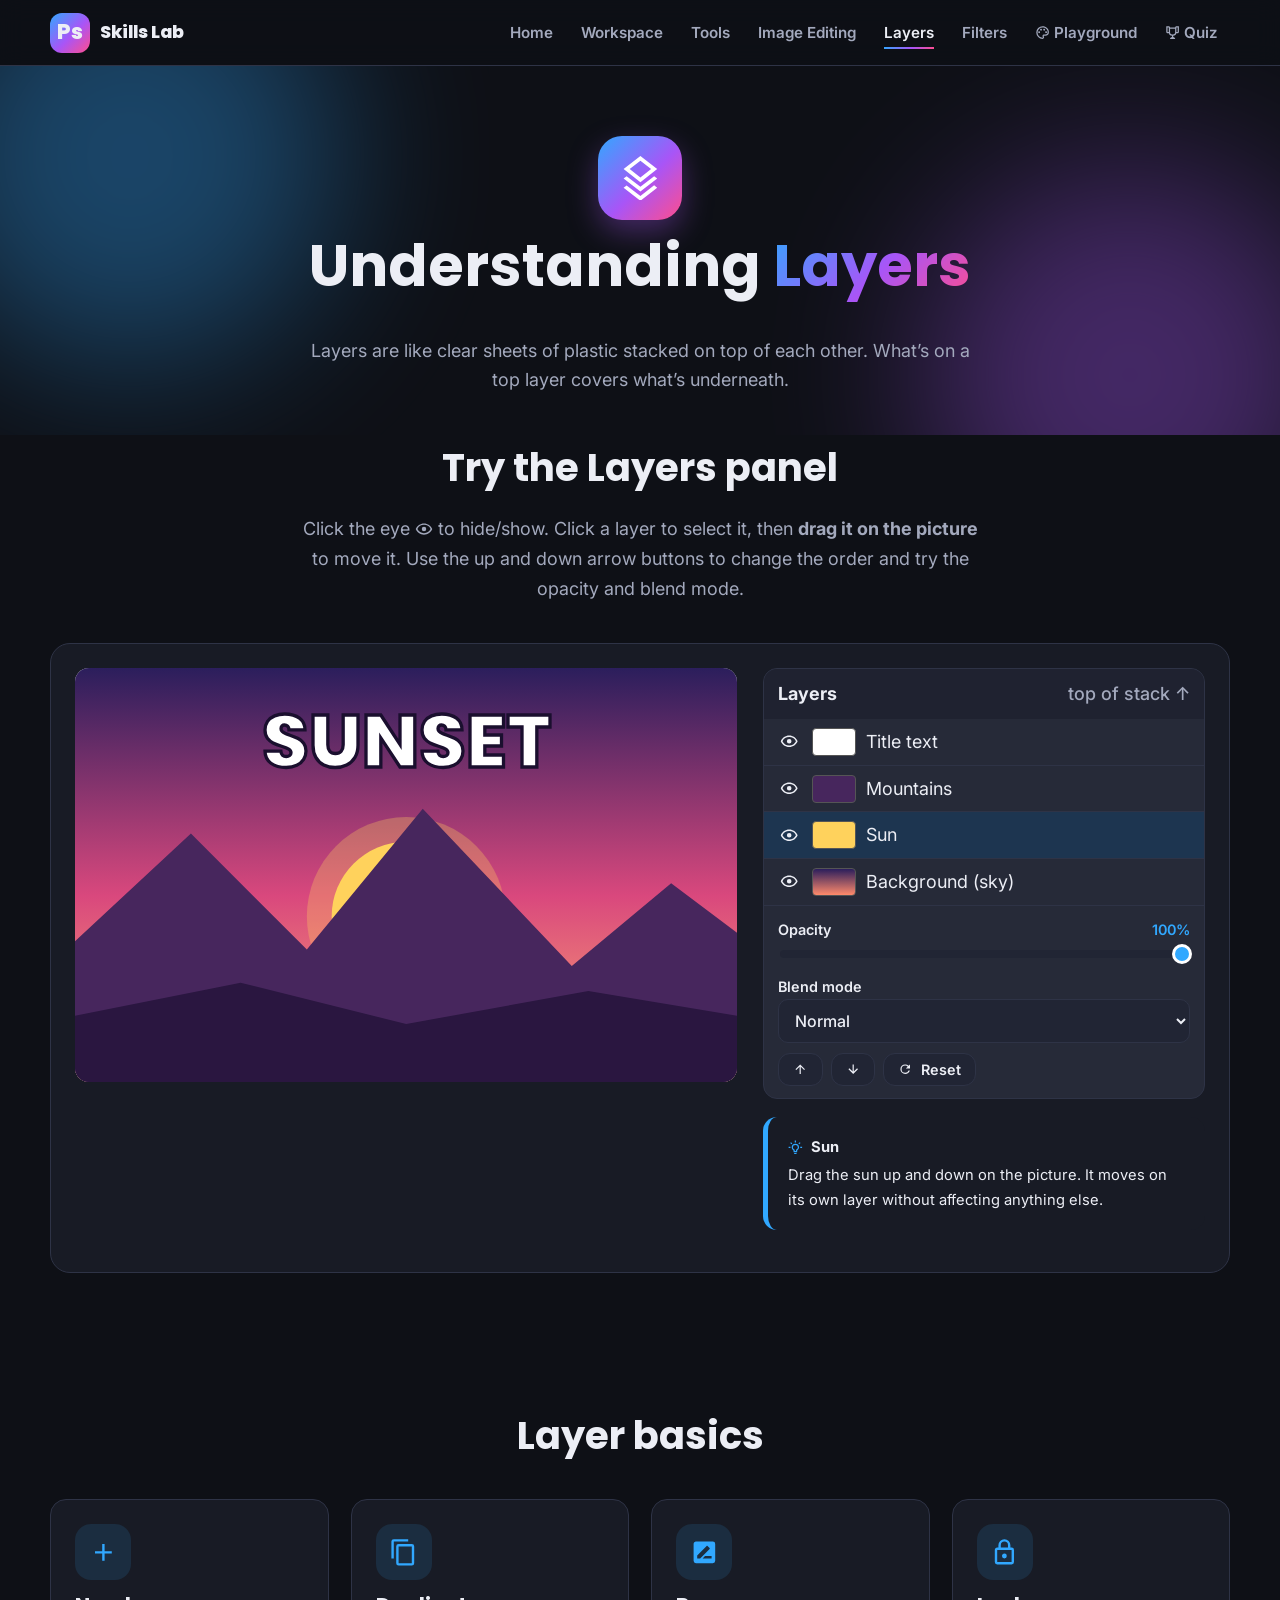
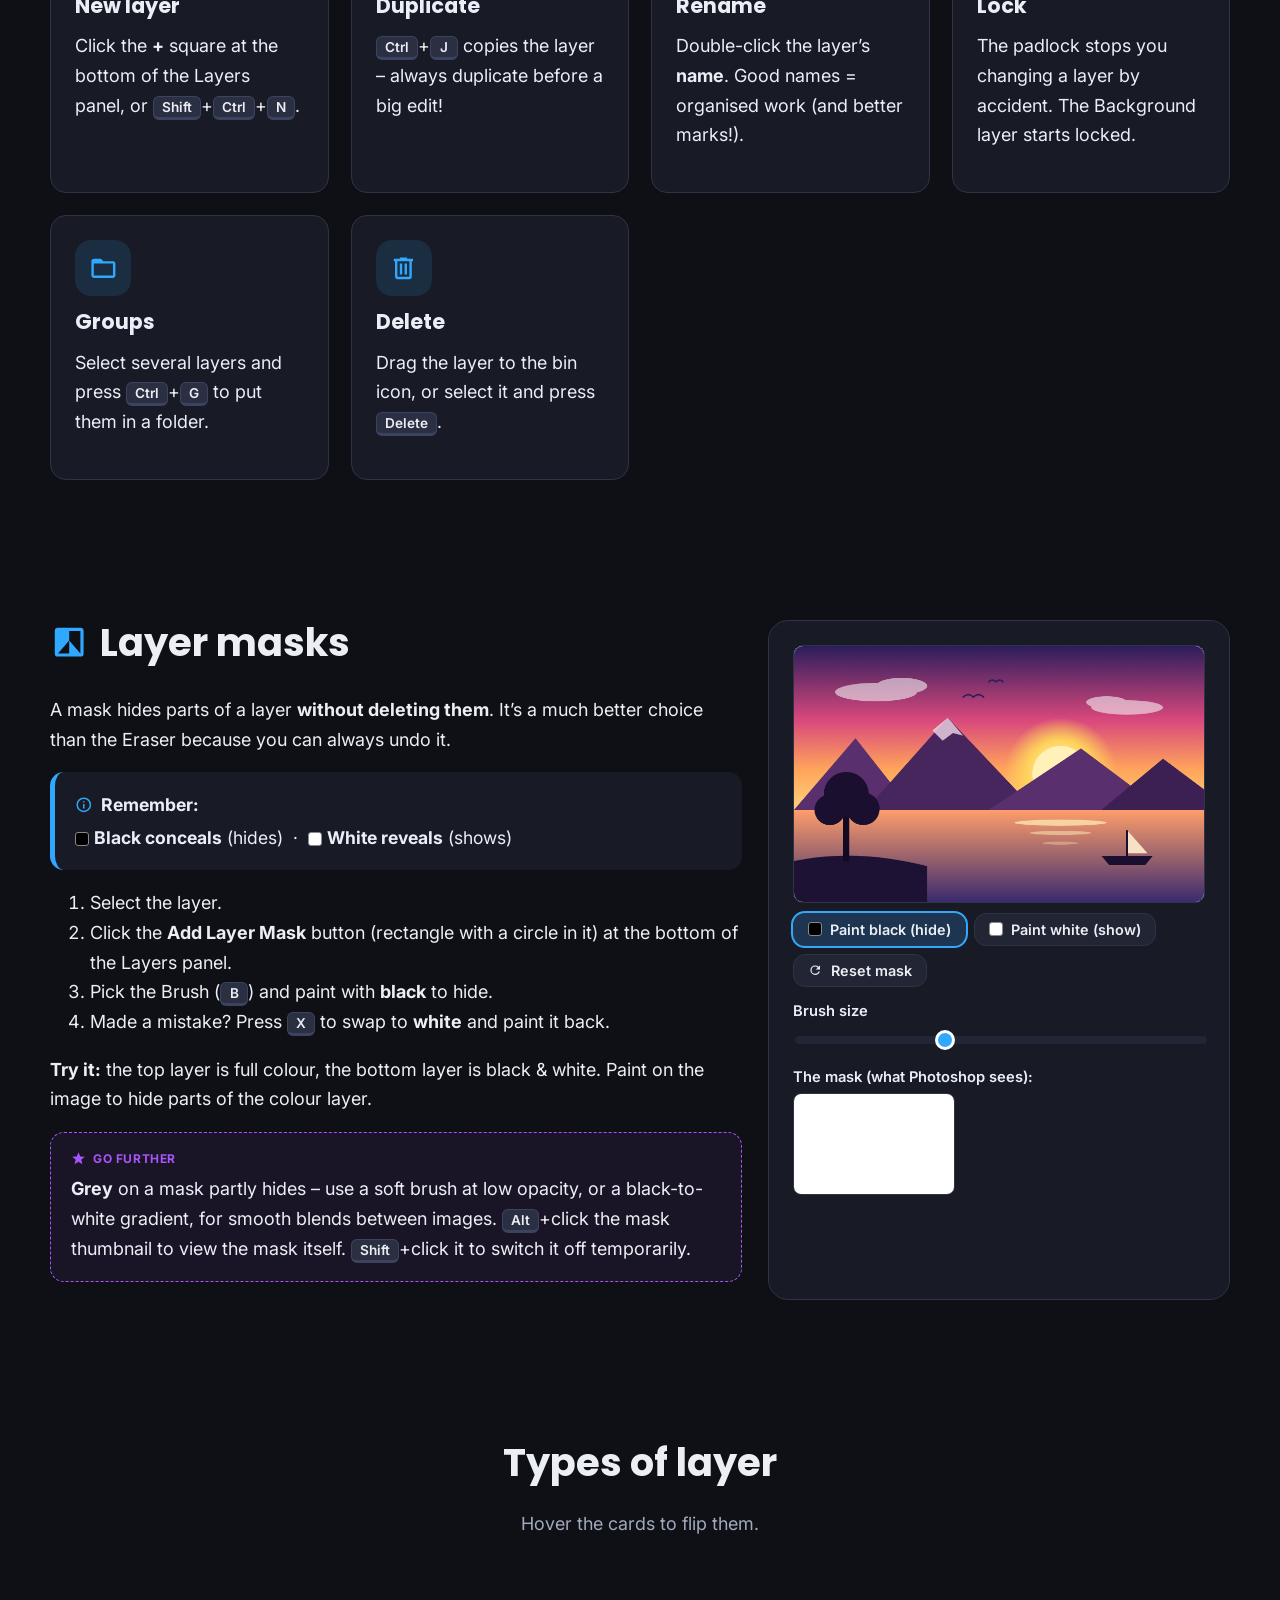
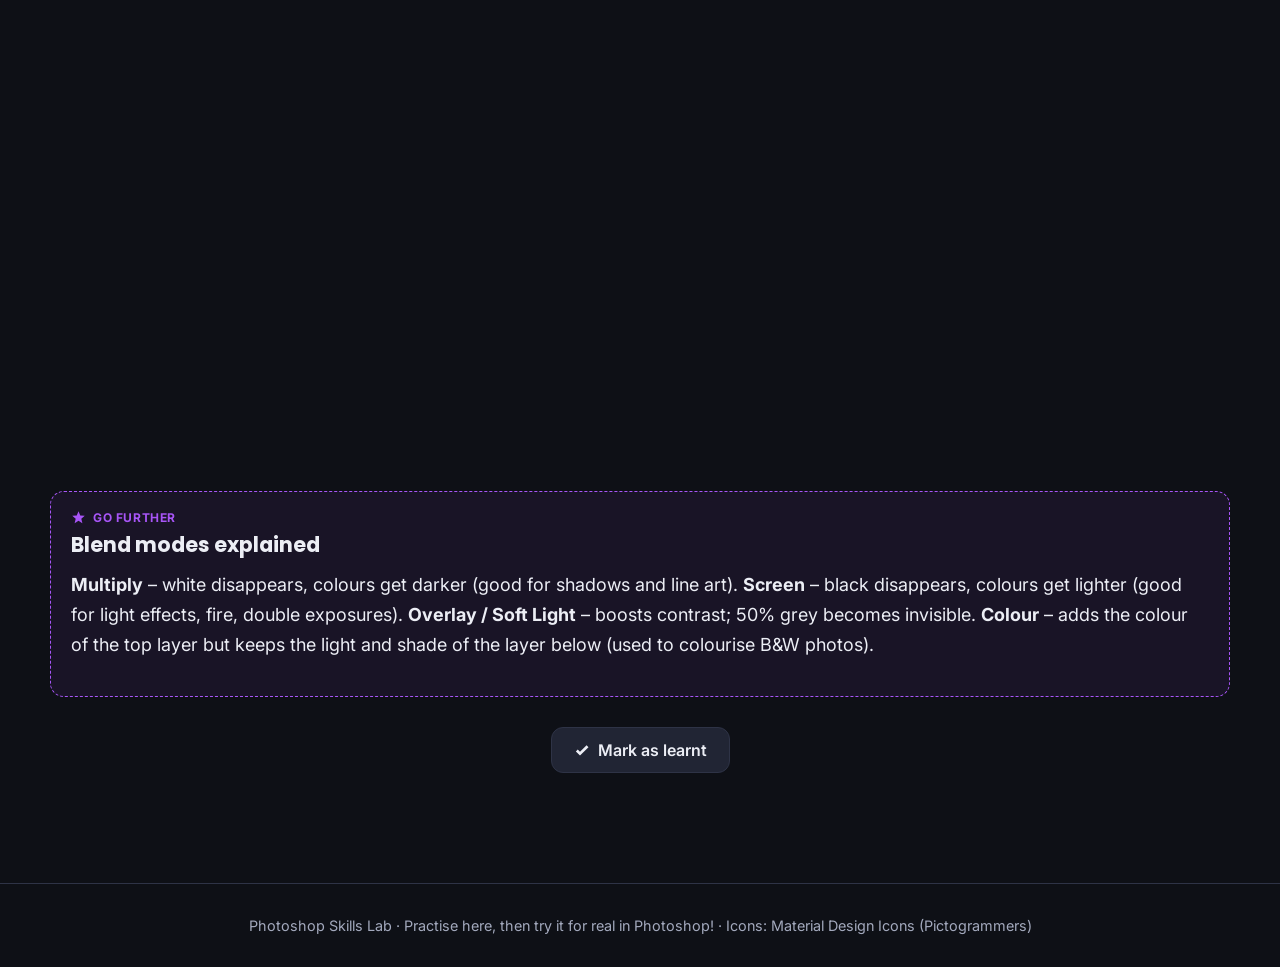
<file: layers.html>
<!DOCTYPE html>
<html lang="en">
<head>
  <meta charset="UTF-8">
  <meta name="viewport" content="width=device-width, initial-scale=1.0">
  <title>Layers · Photoshop Skills Lab</title>
  <link rel="stylesheet" href="css/style.css">
  <style>.sw{display:inline-block;width:14px;height:14px;border:1px solid #888;border-radius:3px;vertical-align:-2px}.flip-down{transform:rotate(180deg)}.layer-row .eye{color:var(--text);font-size:1.15rem}</style>
</head>
<body>

  <header class="page-hero">
    <div class="blob b1"></div><div class="blob b2"></div>
    <div class="container">
      <span class="emoji"><i data-i="layers"></i></span>
      <h1>Understanding <span class="grad-text">Layers</span></h1>
      <p class="muted" style="max-width:660px;margin:0 auto">Layers are like clear sheets of plastic stacked on top of each other. What’s on a top layer covers what’s underneath.</p>
    </div>
  </header>

  <!-- ===== LAYERS SIMULATOR ===== -->
  <section class="container" style="padding-top:10px">
    <div class="section-title reveal">
      <h2>Try the Layers panel</h2>
      <p>Click the eye <i data-i="eye"></i> to hide/show. Click a layer to select it, then <strong>drag it on the picture</strong> to move it. Use the up and down arrow buttons to change the order and try the opacity and blend mode.</p>
    </div>
    <div class="demo reveal">
      <div class="demo-grid">
        <div class="layer-stage" id="lstage"></div>
        <div>
          <div class="layers-panel">
            <div class="lp-head"><span>Layers</span><span class="muted" style="font-weight:500">top of stack ↑</span></div>
            <div id="lp-list"></div>
            <div class="lp-controls">
              <label style="display:block;font-weight:600">Opacity <span id="lp-op-v" style="float:right;color:var(--accent)">100%</span></label>
              <input type="range" id="lp-op" min="0" max="100" value="100">
              <label style="display:block;font-weight:600;margin-top:10px">Blend mode</label>
              <select id="lp-blend">
                <option value="normal">Normal</option><option value="multiply">Multiply</option><option value="screen">Screen</option>
                <option value="overlay">Overlay</option><option value="soft-light">Soft Light</option><option value="difference">Difference</option>
                <option value="color">Colour</option><option value="luminosity">Luminosity</option>
              </select>
              <div class="btn-row">
                <button class="btn btn-small" id="lp-up" data-tip="Move layer up"><i data-i="arrow-up"></i></button>
                <button class="btn btn-small" id="lp-down" data-tip="Move layer down"><i data-i="arrow-up" class="flip-down"></i></button>
                <button class="btn btn-small" id="lp-reset"><i data-i="refresh"></i> Reset</button>
              </div>
            </div>
          </div>
          <div id="lp-tip" class="box info" style="font-size:.92rem"></div>
        </div>
      </div>
    </div>
  </section>

  <!-- ===== LAYER BASICS ===== -->
  <section class="container">
    <div class="section-title reveal"><h2>Layer basics</h2></div>
    <div class="grid">
      <div class="card reveal"><div class="icon"><i data-i="plus"></i></div><h3>New layer</h3><p>Click the <strong>+</strong> square at the bottom of the Layers panel, or <kbd>Shift</kbd>+<kbd>Ctrl</kbd>+<kbd>N</kbd>.</p></div>
      <div class="card reveal"><div class="icon"><i data-i="copy"></i></div><h3>Duplicate</h3><p><kbd>Ctrl</kbd>+<kbd>J</kbd> copies the layer – always duplicate before a big edit!</p></div>
      <div class="card reveal"><div class="icon"><i data-i="rename"></i></div><h3>Rename</h3><p>Double-click the layer’s <strong>name</strong>. Good names = organised work (and better marks!).</p></div>
      <div class="card reveal"><div class="icon"><i data-i="lock"></i></div><h3>Lock</h3><p>The padlock stops you changing a layer by accident. The Background layer starts locked.</p></div>
      <div class="card reveal"><div class="icon"><i data-i="folder"></i></div><h3>Groups</h3><p>Select several layers and press <kbd>Ctrl</kbd>+<kbd>G</kbd> to put them in a folder.</p></div>
      <div class="card reveal"><div class="icon"><i data-i="trash"></i></div><h3>Delete</h3><p>Drag the layer to the bin icon, or select it and press <kbd>Delete</kbd>.</p></div>
    </div>
  </section>

  <!-- ===== LAYER MASK ===== -->
  <section class="container">
    <div class="demo-grid">
      <div class="reveal">
        <h2><span class="section-icon"><i data-i="mask"></i> Layer masks</span></h2>
        <p>A mask hides parts of a layer <strong>without deleting them</strong>. It’s a much better choice than the Eraser because you can always undo it.</p>
        <div class="box info" style="font-size:1.1rem"><strong><i data-i="info"></i> Remember:</strong><span class="sw" style="background:#000"></span> <strong>Black conceals</strong> (hides) &nbsp;·&nbsp; <span class="sw" style="background:#fff"></span> <strong>White reveals</strong> (shows)</div>
        <ol>
          <li>Select the layer.</li>
          <li>Click the <strong>Add Layer Mask</strong> button (rectangle with a circle in it) at the bottom of the Layers panel.</li>
          <li>Pick the Brush (<kbd>B</kbd>) and paint with <strong>black</strong> to hide.</li>
          <li>Made a mistake? Press <kbd>X</kbd> to swap to <strong>white</strong> and paint it back.</li>
        </ol>
        <p><strong>Try it:</strong> the top layer is full colour, the bottom layer is black &amp; white. Paint on the image to hide parts of the colour layer.</p>
        <div class="l2"><strong>Grey</strong> on a mask partly hides – use a soft brush at low opacity, or a black-to-white gradient, for smooth blends between images. <kbd>Alt</kbd>+click the mask thumbnail to view the mask itself. <kbd>Shift</kbd>+click it to switch it off temporarily.</div>
      </div>
      <div class="demo reveal">
        <div class="canvas-wrap"><canvas id="mask-cv" width="800" height="500" style="touch-action:none;cursor:crosshair"></canvas></div>
        <div class="btn-row">
          <button class="btn btn-small is-on" id="m-black"><span class="sw" style="background:#000"></span> Paint black (hide)</button>
          <button class="btn btn-small" id="m-white"><span class="sw" style="background:#fff"></span> Paint white (show)</button>
          <button class="btn btn-small" id="m-reset"><i data-i="refresh"></i> Reset mask</button>
        </div>
        <label style="display:block;font-weight:600;margin-top:12px;font-size:.92rem">Brush size</label>
        <input type="range" id="m-size" min="10" max="150" value="60">
        <p style="font-weight:600;font-size:.92rem;margin:12px 0 4px">The mask (what Photoshop sees):</p>
        <canvas id="mask-thumb" width="160" height="100" style="border:1px solid var(--line);border-radius:8px;background:#000"></canvas>
      </div>
    </div>
  </section>

  <!-- ===== LAYER TYPES ===== -->
  <section class="container">
    <div class="section-title reveal"><h2>Types of layer</h2><p>Hover the cards to flip them.</p></div>
    <div class="grid">
      <div class="flip reveal" onclick="this.classList.toggle('flipped')"><div class="flip-inner"><div class="flip-face flip-front"><div class="icon"><i data-i="image"></i></div><h3>Pixel layer</h3></div><div class="flip-face flip-back">A normal layer made of pixels – photos, brush strokes. You can paint and erase on it.</div></div></div>
      <div class="flip reveal" onclick="this.classList.toggle('flipped')"><div class="flip-inner"><div class="flip-face flip-front"><div class="icon"><i data-i="text"></i></div><h3>Type layer</h3></div><div class="flip-face flip-back">Created by the Type tool. Shows a “T” thumbnail. The text stays editable.</div></div></div>
      <div class="flip reveal" onclick="this.classList.toggle('flipped')"><div class="flip-inner"><div class="flip-face flip-front"><div class="icon"><i data-i="shape"></i></div><h3>Shape layer</h3></div><div class="flip-face flip-back">Vector shapes from the Shape or Pen tool. Stays sharp at any size; change colour by double-clicking the thumbnail.</div></div></div>
      <div class="flip reveal" onclick="this.classList.toggle('flipped')"><div class="flip-inner"><div class="flip-face flip-front"><div class="icon"><i data-i="circle-half"></i></div><h3>Adjustment layer</h3></div><div class="flip-face flip-back">Changes colour/light of everything <strong>below</strong> it, without changing those layers. Re-edit any time.</div></div></div>
      <div class="flip reveal" onclick="this.classList.toggle('flipped')"><div class="flip-inner"><div class="flip-face flip-front"><div class="icon"><i data-i="box"></i></div><h3>Smart Object</h3></div><div class="flip-face flip-back">A protected container. Resize without losing quality and use Smart Filters that can be edited later.</div></div></div>
      <div class="flip reveal" onclick="this.classList.toggle('flipped')"><div class="flip-inner"><div class="flip-face flip-front"><div class="icon"><i data-i="paperclip"></i></div><h3>Clipping mask</h3></div><div class="flip-face flip-back"><kbd>Alt</kbd>+click between two layers – the top layer only shows inside the shape of the layer below. Great for putting a photo inside text!</div></div></div>
    </div>

    <div class="l2" style="margin-top:30px">
      <h3 style="margin-top:0">Blend modes explained</h3>
      <p><strong>Multiply</strong> – white disappears, colours get darker (good for shadows and line art). <strong>Screen</strong> – black disappears, colours get lighter (good for light effects, fire, double exposures). <strong>Overlay / Soft Light</strong> – boosts contrast; 50% grey becomes invisible. <strong>Colour</strong> – adds the colour of the top layer but keeps the light and shade of the layer below (used to colourise B&amp;W photos).</p>
    </div>
    <div style="text-align:center;margin-top:30px"><button class="btn learn-btn" data-id="layers">Mark as learnt</button></div>
  </section>

  <script src="js/icons.js"></script>
  <script src="js/main.js"></script>
  <script>
    const $ = id => document.getElementById(id);

    /* ===== LAYERS SIMULATOR =====
       index 0 = top of the stack. Each layer is an SVG or HTML snippet. */
    const START = () => ([
      { name: 'Title text', thumb: '#ffffff', x: 0, y: 0, vis: true, op: 100, blend: 'normal', tip: 'A <strong>Type layer</strong>. It is at the top so it sits in front of everything.',
        html: `<svg viewBox="0 0 800 500" width="100%" height="100%"><text x="400" y="120" text-anchor="middle" font-family="Poppins,Arial" font-weight="800" font-size="90" fill="#fff" stroke="#1a0f2e" stroke-width="4">SUNSET</text></svg>` },
      { name: 'Mountains', thumb: '#47265d', x: 0, y: 0, vis: true, op: 100, blend: 'normal', tip: 'Mountains cover the bottom of the sun because they are <strong>above</strong> the sun layer. Move the sun above them to see the difference!',
        html: `<svg viewBox="0 0 800 500" width="100%" height="100%" preserveAspectRatio="none"><polygon points="0,500 0,330 140,200 280,340 420,170 600,360 720,260 800,320 800,500" fill="#47265d"/><polygon points="0,500 0,420 200,380 400,430 620,390 800,420 800,500" fill="#2a1640"/></svg>` },
      { name: 'Sun', thumb: '#ffd25c', x: 0, y: 0, vis: true, op: 100, blend: 'normal', tip: 'Drag the sun up and down on the picture. It moves on its own layer without affecting anything else.',
        html: `<svg viewBox="0 0 800 500" width="100%" height="100%"><circle cx="400" cy="300" r="90" fill="#ffd25c"/><circle cx="400" cy="300" r="120" fill="#ffd25c" opacity=".3"/></svg>` },
      { name: 'Background (sky)', thumb: 'linear-gradient(#2b1e5c,#ff8a6b)', x: 0, y: 0, vis: true, op: 100, blend: 'normal', tip: 'The <strong>Background</strong> is the bottom layer. Hide it and you will see the checkerboard – that means <strong>transparent</strong>.',
        html: `<div style="width:100%;height:100%;background:linear-gradient(#2b1e5c,#d9487d 55%,#ffb070)"></div>` }
    ]);
    let layers = START(), sel = 2;

    function renderLayers() {
      const stage = $('lstage');
      stage.innerHTML = '';
      // draw bottom first
      [...layers].reverse().forEach((l, i) => {
        const el = document.createElement('div');
        el.className = 'lyr' + (layers.indexOf(l) === sel ? ' movable' : '');
        el.innerHTML = l.html;
        Object.assign(el.style, { display: l.vis ? 'block' : 'none', opacity: l.op / 100, mixBlendMode: l.blend, transform: `translate(${l.x}%, ${l.y}%)` });
        if (layers.indexOf(l) !== sel) el.style.pointerEvents = 'none';
        stage.appendChild(el);
      });
      $('lp-list').innerHTML = layers.map((l, i) => `
        <div class="layer-row ${i === sel ? 'sel' : ''} ${l.vis ? '' : 'hidden-layer'}" data-i="${i}">
          <button class="eye" data-i="${i}" aria-label="Toggle visibility">${ic(l.vis ? 'eye' : 'eye-off')}</button>
          <div class="thumb" style="background:${l.thumb}"></div>
          <span class="name">${l.name}</span>
        </div>`).join('');
      $('lp-op').value = layers[sel].op; $('lp-op-v').textContent = layers[sel].op + '%';
      $('lp-blend').value = layers[sel].blend;
      $('lp-tip').innerHTML = '<strong>' + ic('bulb') + ' ' + layers[sel].name + '</strong>' + layers[sel].tip;
      document.querySelectorAll('.layer-row').forEach(r => r.onclick = () => { sel = +r.dataset.i; renderLayers(); });
      document.querySelectorAll('.eye').forEach(b => b.onclick = e => { e.stopPropagation(); layers[b.dataset.i].vis = !layers[b.dataset.i].vis; renderLayers(); });
    }
    $('lp-op').oninput = e => { layers[sel].op = +e.target.value; renderLayers(); };
    $('lp-blend').onchange = e => { layers[sel].blend = e.target.value; renderLayers(); toast('Blend mode: ' + e.target.selectedOptions[0].text, 'layers'); };
    $('lp-up').onclick = () => { if (sel > 0) { [layers[sel - 1], layers[sel]] = [layers[sel], layers[sel - 1]]; sel--; renderLayers(); } };
    $('lp-down').onclick = () => { if (sel < layers.length - 1) { [layers[sel + 1], layers[sel]] = [layers[sel], layers[sel + 1]]; sel++; renderLayers(); } };
    $('lp-reset').onclick = () => { layers = START(); sel = 2; renderLayers(); };

    // drag the selected layer on the stage
    let dragL = null;
    $('lstage').addEventListener('pointerdown', e => {
      const l = layers[sel];
      if (l.name.startsWith('Background')) { toast('The Background layer is locked – pick another layer', 'lock'); return; }
      dragL = { sx: e.clientX, sy: e.clientY, x: l.x, y: l.y };
      $('lstage').setPointerCapture(e.pointerId);
    });
    $('lstage').addEventListener('pointermove', e => {
      if (!dragL) return;
      const r = $('lstage').getBoundingClientRect(), l = layers[sel];
      l.x = dragL.x + (e.clientX - dragL.sx) / r.width * 100;
      l.y = dragL.y + (e.clientY - dragL.sy) / r.height * 100;
      $('lstage').children[layers.length - 1 - sel].style.transform = `translate(${l.x}%, ${l.y}%)`;
    });
    $('lstage').addEventListener('pointerup', () => dragL = null);
    renderLayers();

    /* ===== LAYER MASK DEMO ===== */
    const cv = $('mask-cv'), ctx = cv.getContext('2d');
    const mask = document.createElement('canvas'); mask.width = cv.width; mask.height = cv.height;
    const mctx = mask.getContext('2d');
    const topC = document.createElement('canvas'); topC.width = cv.width; topC.height = cv.height;
    const tctx = topC.getContext('2d');
    const thumb = $('mask-thumb').getContext('2d');
    const img = new Image();
    let paintBlack = true, painting = false, lastP = null;

    function resetMask() { mctx.globalCompositeOperation = 'source-over'; mctx.fillStyle = '#fff'; mctx.fillRect(0, 0, mask.width, mask.height); render(); }
    function render() {
      if (!img.complete) return;
      ctx.clearRect(0, 0, cv.width, cv.height);
      ctx.filter = 'grayscale(1)'; ctx.drawImage(img, 0, 0, cv.width, cv.height); ctx.filter = 'none';  // bottom layer (B&W)
      tctx.globalCompositeOperation = 'source-over'; tctx.clearRect(0, 0, topC.width, topC.height);
      tctx.drawImage(img, 0, 0, topC.width, topC.height);                                                 // top layer (colour)
      tctx.globalCompositeOperation = 'destination-in'; tctx.drawImage(mask, 0, 0);                     // apply mask
      ctx.drawImage(topC, 0, 0);
      thumb.fillStyle = '#000'; thumb.fillRect(0, 0, 160, 100); thumb.drawImage(mask, 0, 0, 160, 100);  // mask preview
    }
    function maskDab(p) {
      const r = +$('m-size').value / 2;
      mctx.globalCompositeOperation = paintBlack ? 'destination-out' : 'source-over';
      const g = mctx.createRadialGradient(p.x, p.y, 0, p.x, p.y, r);
      g.addColorStop(0, 'rgba(255,255,255,1)'); g.addColorStop(.6, 'rgba(255,255,255,1)'); g.addColorStop(1, 'rgba(255,255,255,0)');
      mctx.fillStyle = g; mctx.beginPath(); mctx.arc(p.x, p.y, r, 0, Math.PI * 2); mctx.fill();
    }
    const mpos = e => { const r = cv.getBoundingClientRect(); return { x: (e.clientX - r.left) * cv.width / r.width, y: (e.clientY - r.top) * cv.height / r.height }; };
    cv.addEventListener('pointerdown', e => { painting = true; cv.setPointerCapture(e.pointerId); lastP = mpos(e); maskDab(lastP); render(); });
    cv.addEventListener('pointermove', e => {
      if (!painting) return;
      const p = mpos(e), d = Math.hypot(p.x - lastP.x, p.y - lastP.y);
      for (let i = 0; i <= d; i += 6) maskDab({ x: lastP.x + (p.x - lastP.x) * i / (d || 1), y: lastP.y + (p.y - lastP.y) * i / (d || 1) });
      lastP = p; render();
    });
    addEventListener('pointerup', () => painting = false);
    $('m-black').onclick = () => { paintBlack = true; $('m-black').classList.add('is-on'); $('m-white').classList.remove('is-on'); };
    $('m-white').onclick = () => { paintBlack = false; $('m-white').classList.add('is-on'); $('m-black').classList.remove('is-on'); };
    $('m-reset').onclick = resetMask;
    img.onload = resetMask;
    img.src = 'images/sample.svg';
  </script>
</body>
</html>
</file>
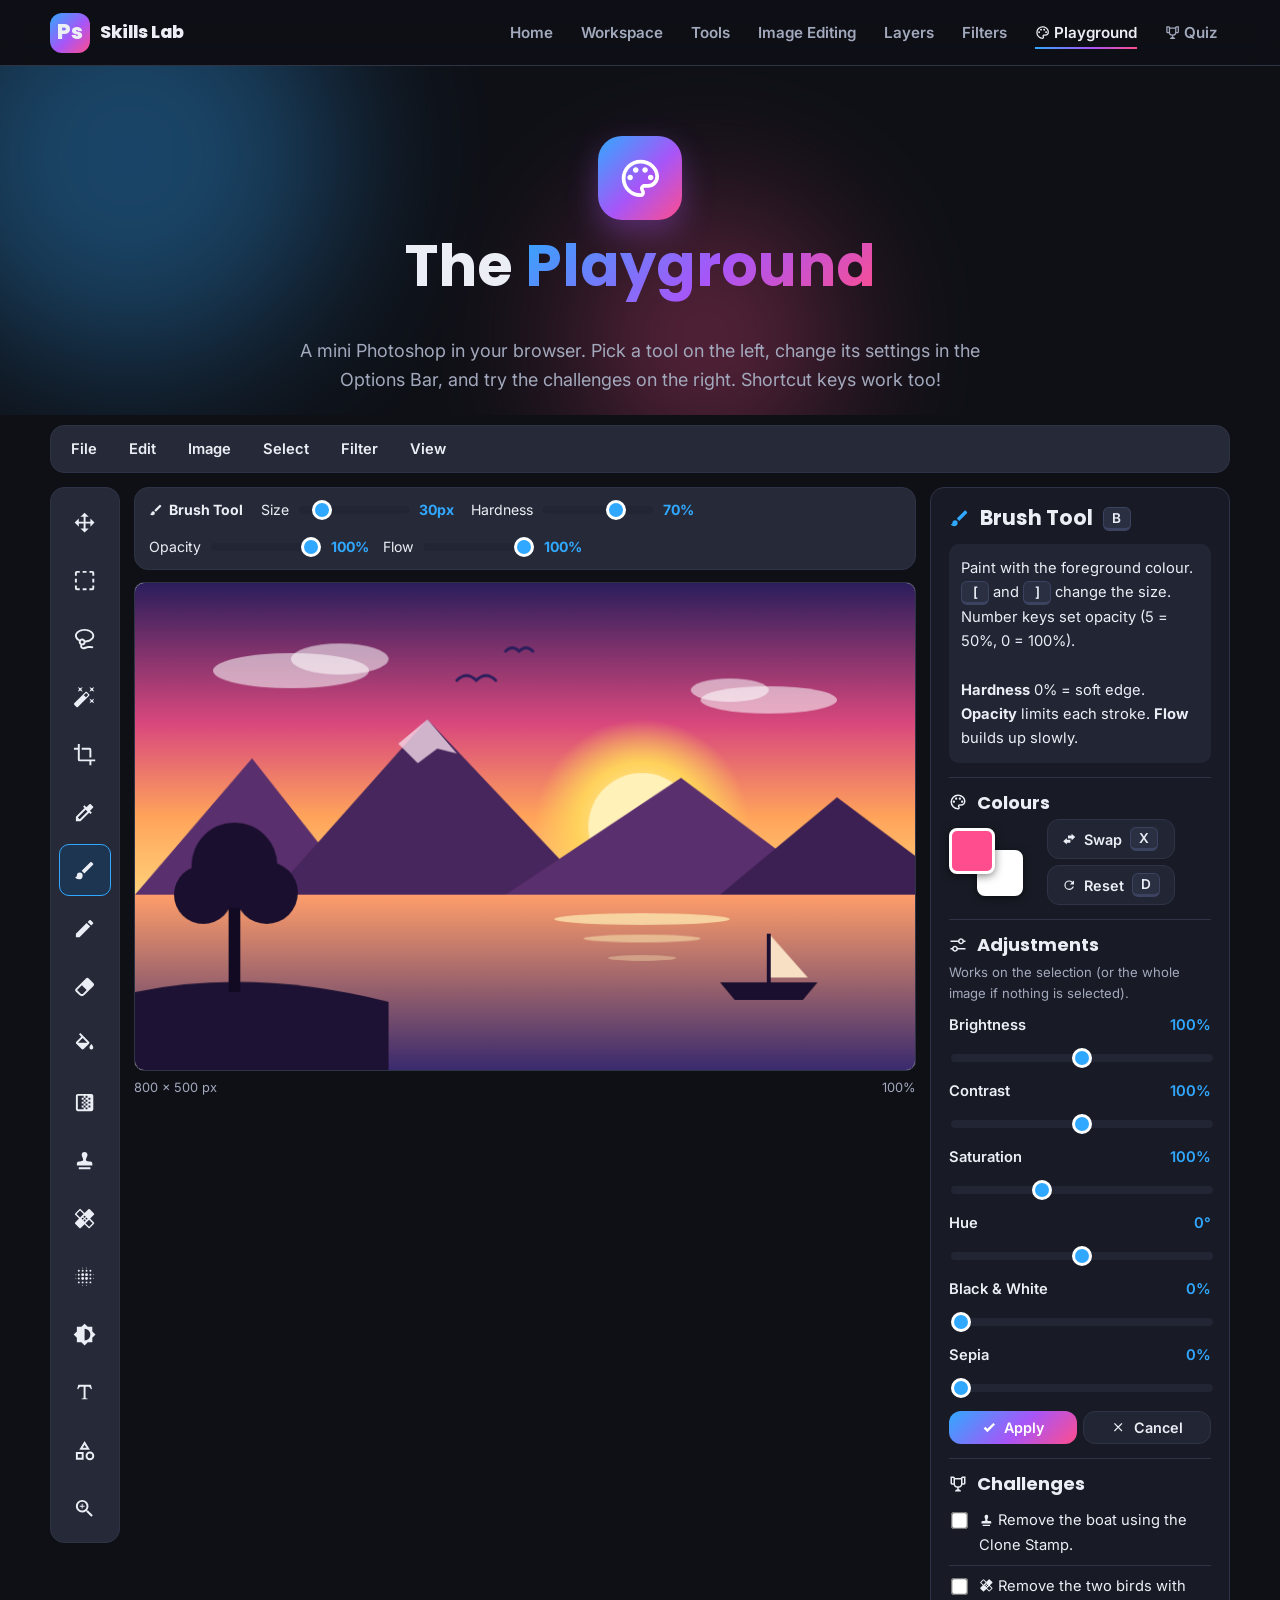
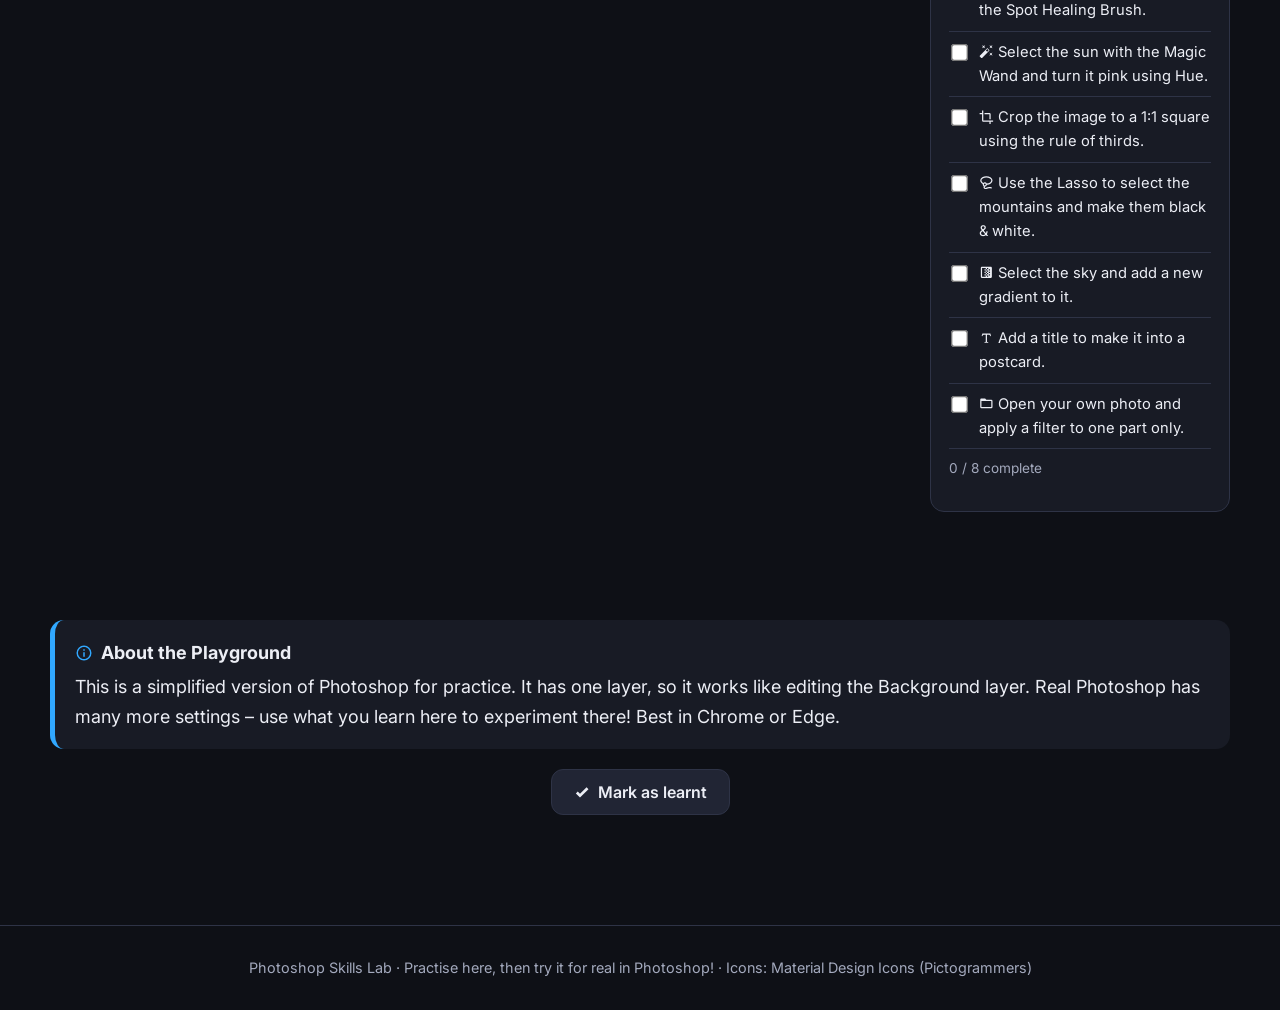
<file: playground.html>
<!DOCTYPE html>
<html lang="en">
<head>
  <meta charset="UTF-8">
  <meta name="viewport" content="width=device-width, initial-scale=1.0">
  <title>Playground · Photoshop Skills Lab</title>
  <link rel="stylesheet" href="css/style.css">
  <style>
    /* ----- Playground-only styles ----- */
    .menubar { display: flex; flex-wrap: wrap; gap: 4px; background: #262a38; border: 1px solid var(--line); border-radius: 14px; padding: 6px; margin-bottom: 14px; }
    .menu { position: relative; }
    .menu > button { background: none; border: 0; color: var(--text); font: 600 .92rem 'Inter'; padding: 8px 14px; border-radius: 8px; cursor: pointer; }
    .menu > button:hover, .menu:focus-within > button { background: var(--panel-2); }
    .menu-list { position: absolute; top: 100%; left: 0; min-width: 230px; background: var(--panel); border: 1px solid var(--line); border-radius: 12px; padding: 6px; z-index: 60; box-shadow: var(--shadow); display: none; }
    .menu:hover .menu-list, .menu:focus-within .menu-list { display: block; animation: pop .15s; }
    .menu-list button { display: flex; width: 100%; justify-content: space-between; gap: 18px; background: none; border: 0; color: var(--text); text-align: left; padding: 8px 10px; border-radius: 8px; font: 500 .9rem 'Inter'; cursor: pointer; }
    .menu-list button:hover { background: #1d3550; }
    .menu-list button small { color: var(--muted); }
    .menu-list hr { border: 0; border-top: 1px solid var(--line); margin: 4px 0; }
    .canvas-scroll { overflow: auto; max-height: 72vh; border-radius: 10px; background: #2b2b2b; padding: 0; }
    .canvas-wrap { margin: 0 auto; transition: width .2s; }
    .canvas-wrap canvas.layer { position: absolute; inset: 0; width: 100%; height: 100%; }
    #ants { pointer-events: none; }
    #ov { touch-action: none; }
    .swatches { position: relative; width: 84px; height: 70px; margin: 6px 0 4px; }
    .swatch { position: absolute; width: 46px; height: 46px; border-radius: 8px; border: 3px solid #fff; cursor: pointer; box-shadow: 0 2px 8px rgba(0,0,0,.5); }
    .swatch input { opacity: 0; width: 100%; height: 100%; cursor: pointer; }
    #fg-sw { left: 0; top: 0; z-index: 2; }
    #bg-sw { left: 28px; top: 22px; }
    .side-block { border-top: 1px solid var(--line); padding-top: 14px; margin-top: 14px; }
    .side-block h4 { margin-bottom: 6px; }
    .mini-grid { display: grid; grid-template-columns: 1fr 1fr; gap: 6px; }
    .mini-grid .btn { justify-content: center; }
    .status { display: flex; justify-content: space-between; font-size: .8rem; color: var(--muted); margin-top: 6px; }
  </style>
</head>
<body>

  <header class="page-hero" style="padding-bottom:20px">
    <div class="blob b1"></div><div class="blob b3"></div>
    <div class="container">
      <span class="emoji"><i data-i="palette"></i></span>
      <h1>The <span class="grad-text">Playground</span></h1>
      <p class="muted" style="max-width:700px;margin:0 auto">A mini Photoshop in your browser. Pick a tool on the left, change its settings in the Options Bar, and try the challenges on the right. Shortcut keys work too!</p>
    </div>
  </header>

  <section class="container" style="padding-top:10px">

    <!-- ===== MENU BAR ===== -->
    <div class="menubar">
      <div class="menu"><button>File</button><div class="menu-list">
        <button data-cmd="new">New blank canvas</button>
        <button data-cmd="open">Open my own image… <small>Ctrl+O</small></button>
        <button data-cmd="sample">Reload sample image</button><hr>
        <button data-cmd="save">Download as PNG <small>Ctrl+S</small></button>
      </div></div>
      <div class="menu"><button>Edit</button><div class="menu-list">
        <button data-cmd="undo">Undo <small>Ctrl+Z</small></button>
        <button data-cmd="redo">Redo <small>Shift+Ctrl+Z</small></button><hr>
        <button data-cmd="fillfg">Fill with foreground colour</button>
        <button data-cmd="clear">Delete pixels in selection <small>Del</small></button>
      </div></div>
      <div class="menu"><button>Image</button><div class="menu-list">
        <button data-cmd="rotcw">Rotate 90° clockwise</button>
        <button data-cmd="rotccw">Rotate 90° anticlockwise</button>
        <button data-cmd="rot180">Rotate 180°</button><hr>
        <button data-cmd="fliph">Flip canvas horizontal</button>
        <button data-cmd="flipv">Flip canvas vertical</button>
      </div></div>
      <div class="menu"><button>Select</button><div class="menu-list">
        <button data-cmd="all">All <small>Ctrl+A</small></button>
        <button data-cmd="deselect">Deselect <small>Ctrl+D</small></button>
        <button data-cmd="inverse">Inverse <small>Shift+Ctrl+I</small></button>
      </div></div>
      <div class="menu"><button>Filter</button><div class="menu-list">
        <button data-cmd="f-blur">Blur › Gaussian Blur</button>
        <button data-cmd="f-sharpen">Sharpen › Sharpen</button>
        <button data-cmd="f-noise">Noise › Add Noise</button>
        <button data-cmd="f-pixel">Pixelate › Mosaic</button>
        <button data-cmd="f-emboss">Stylize › Emboss</button>
        <button data-cmd="f-edges">Stylize › Find Edges</button>
        <button data-cmd="f-poster">Posterize</button>
        <button data-cmd="f-invert">Invert <small>Ctrl+I</small></button>
      </div></div>
      <div class="menu"><button>View</button><div class="menu-list">
        <button data-cmd="zin">Zoom in <small>Ctrl +</small></button>
        <button data-cmd="zout">Zoom out <small>Ctrl −</small></button>
        <button data-cmd="zfit">Fit on screen <small>Ctrl+0</small></button>
      </div></div>
      <input type="file" id="file-in" accept="image/*" hidden>
    </div>

    <div class="ps-app">
      <!-- ===== TOOLBAR ===== -->
      <div class="ps-toolbar" id="toolbar"></div>

      <!-- ===== OPTIONS BAR + CANVAS ===== -->
      <div>
        <div class="ps-options" id="options"></div>
        <div class="canvas-scroll" id="canvas-scroll">
          <div class="canvas-wrap" id="canvas-wrap">
            <canvas id="cv" width="800" height="500"></canvas>
            <canvas id="ants" class="layer" width="800" height="500"></canvas>
            <canvas id="ov" class="layer" width="800" height="500"></canvas>
          </div>
        </div>
        <div class="status"><span id="st-size">800 × 500 px</span><span id="st-pos"></span><span id="st-zoom">100%</span></div>
      </div>

      <!-- ===== INFO PANEL ===== -->
      <aside class="ps-info">
        <h3 id="ti-title">Brush Tool</h3>
        <div class="how" id="ti-how"></div>

        <div class="side-block">
          <h4><i data-i="palette"></i> Colours</h4>
          <div style="display:flex;align-items:center;gap:14px">
            <div class="swatches">
              <label class="swatch" id="fg-sw" data-tip="Foreground"><input type="color" id="fg"></label>
              <label class="swatch" id="bg-sw" data-tip="Background"><input type="color" id="bg"></label>
            </div>
            <div style="display:flex;flex-direction:column;gap:6px">
              <button class="btn btn-small" data-cmd="swap"><i data-i="swap"></i> Swap <kbd>X</kbd></button>
              <button class="btn btn-small" data-cmd="resetcol"><i data-i="refresh"></i> Reset <kbd>D</kbd></button>
            </div>
          </div>
        </div>

        <div class="side-block">
          <h4><i data-i="tune"></i> Adjustments</h4>
          <p class="muted" style="font-size:.82rem;margin:0 0 6px">Works on the selection (or the whole image if nothing is selected).</p>
          <div class="controls" id="adj"></div>
          <div class="mini-grid" style="margin-top:10px">
            <button class="btn btn-small btn-primary" id="adj-apply"><i data-i="check"></i> Apply</button>
            <button class="btn btn-small" id="adj-cancel"><i data-i="close"></i> Cancel</button>
          </div>
        </div>

        <div class="side-block">
          <h4><i data-i="trophy"></i> Challenges</h4>
          <div id="challenges"></div>
        </div>
      </aside>
    </div>
  </section>

  <section class="container" style="padding-top:20px">
    <div class="box info"><strong><i data-i="info"></i> About the Playground</strong>This is a simplified version of Photoshop for practice. It has one layer, so it works like editing the Background layer. Real Photoshop has many more settings – use what you learn here to experiment there! Best in Chrome or Edge.</div>
    <div style="text-align:center;margin-top:20px"><button class="btn learn-btn" data-id="playground">Mark as learnt</button></div>
  </section>

  <script src="js/icons.js"></script>
  <script src="js/main.js"></script>
  <script src="js/playground.js"></script>
</body>
</html>
</file>
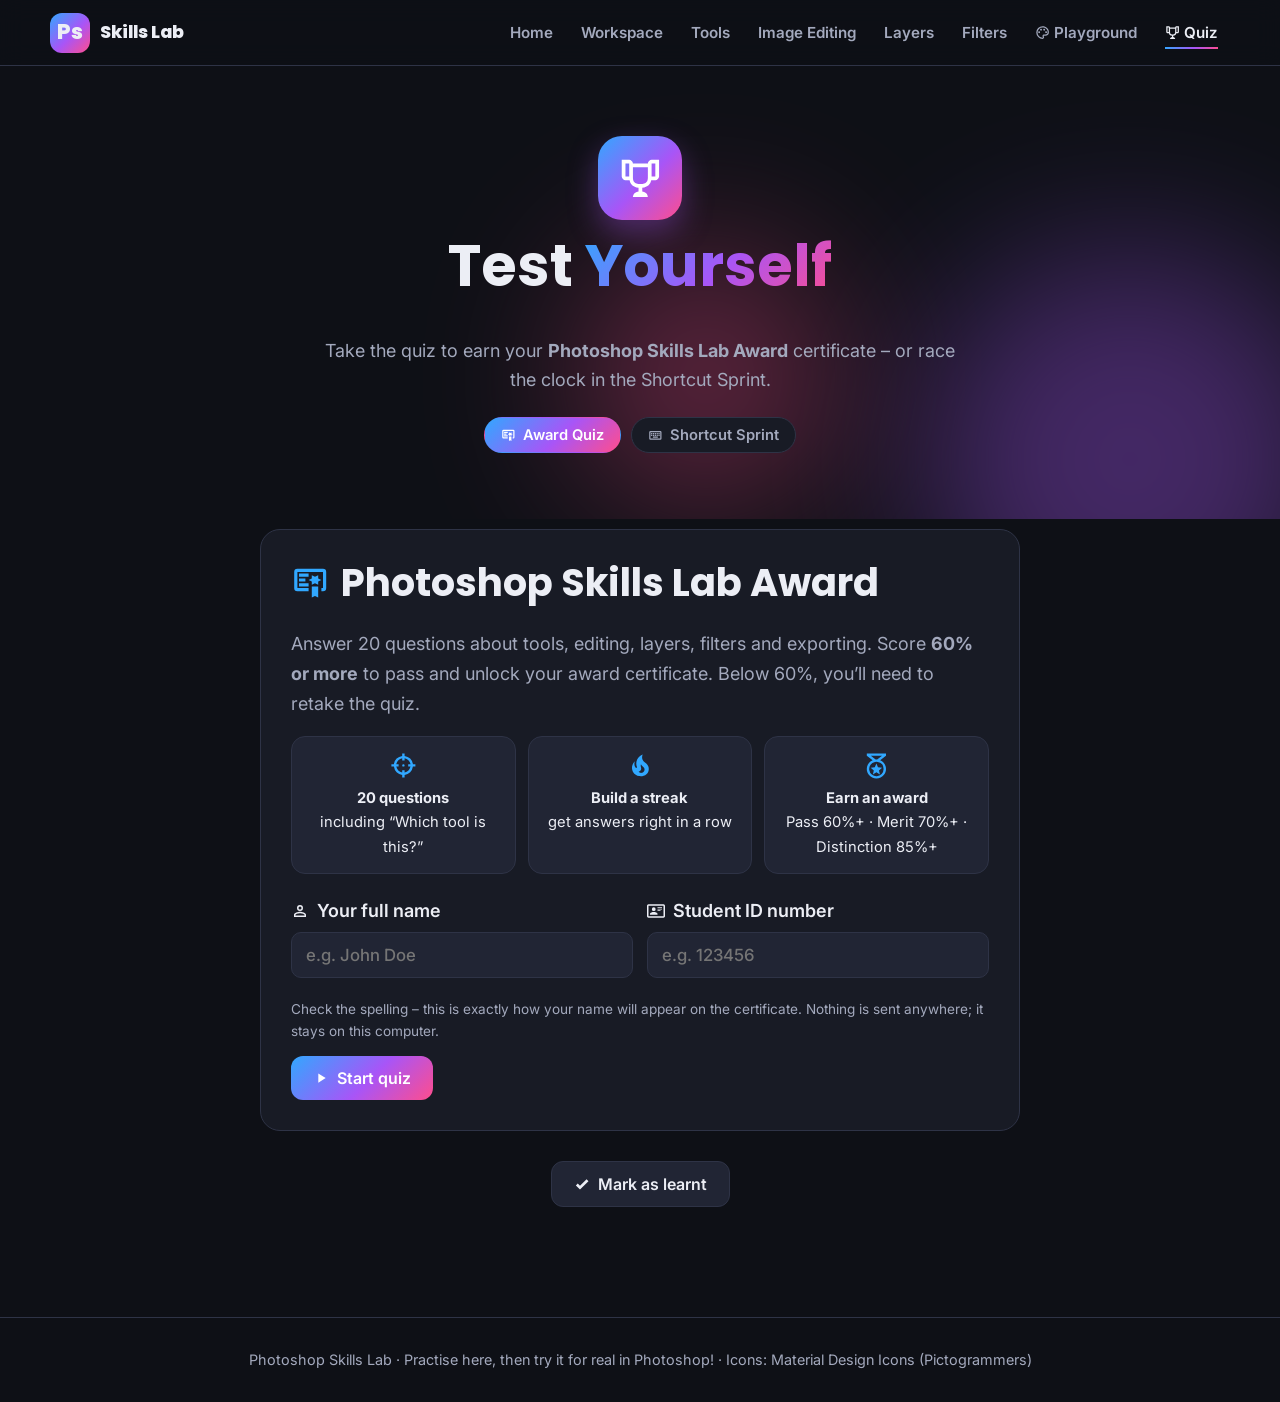
<file: quiz.html>
<!DOCTYPE html>
<html lang="en">
<head>
  <meta charset="UTF-8">
  <meta name="viewport" content="width=device-width, initial-scale=1.0">
  <title>Quiz · Photoshop Skills Lab</title>
  <link rel="stylesheet" href="css/style.css">
  <!-- extra fonts used on the certificate -->
  <link rel="stylesheet" href="https://fonts.googleapis.com/css2?family=Cinzel:wght@600;800&family=Cormorant+Garamond:ital,wght@0,500;1,500&family=Playfair+Display:wght@700&family=Dancing+Script:wght@700&display=swap">
  <style>
    .quiz-card { position: relative; }
    .q-top { display: flex; flex-wrap: wrap; gap: 8px; align-items: center; }
    .q-top .pill { display: inline-flex; align-items: center; gap: 6px; font-size: .85rem; padding: 5px 12px; }
    .q-top .grow { flex: 1; }
    .streak { color: var(--orange) !important; border-color: rgba(251,146,60,.4) !important; transition: transform .3s; }
    .streak.pop { animation: streakPop .5s; }
    @keyframes streakPop { 50% { transform: scale(1.35); } }
    .q-visual { width: 120px; height: 120px; margin: 6px auto 4px; border-radius: 30px; display: grid; place-items: center; font-size: 4rem; background: var(--grad); color: #fff; box-shadow: 0 14px 34px rgba(168,85,247,.35); animation: bob 4s ease-in-out infinite; }
    .quiz-opts button { display: flex; align-items: center; gap: 14px; }
    .quiz-opts .letter { width: 32px; height: 32px; border-radius: 9px; display: grid; place-items: center; background: var(--panel); border: 1px solid var(--line); font-weight: 700; flex-shrink: 0; }
    .quiz-opts button.right .letter { background: var(--green); color: #052e13; border-color: var(--green); }
    .quiz-opts button.wrong .letter { background: var(--pink); color: #fff; border-color: var(--pink); }
    .start-grid { display: grid; grid-template-columns: 1fr 1fr; gap: 14px; margin: 20px 0; }
    @media (max-width: 600px) { .start-grid { grid-template-columns: 1fr; } }
    .field label { display: flex; align-items: center; gap: 8px; font-weight: 600; margin-bottom: 6px; }
    .field input { font-size: 1.05rem; padding: 12px 14px; }
    .field input:focus { outline: 2px solid var(--accent); border-color: transparent; }
    .perks { display: grid; grid-template-columns: repeat(3, 1fr); gap: 12px; margin: 10px 0 22px; }
    @media (max-width: 600px) { .perks { grid-template-columns: 1fr; } }
    .perk { background: var(--panel-2); border: 1px solid var(--line); border-radius: 14px; padding: 14px; text-align: center; font-size: .92rem; }
    .perk svg { font-size: 1.8rem; color: var(--accent); display: block; margin: 0 auto 6px; }
    .ring { --p: 0; width: 170px; height: 170px; border-radius: 50%; margin: 0 auto 10px; display: grid; place-items: center;
      background: conic-gradient(var(--ring, var(--accent)) calc(var(--p) * 1%), var(--panel-2) 0); transition: --p 1.2s; }
    .ring > div { width: 136px; height: 136px; border-radius: 50%; background: var(--panel); display: grid; place-items: center; text-align: center; }
    .ring b { font: 800 2.4rem 'Poppins'; display: block; line-height: 1; }
    .tier { display: inline-flex; align-items: center; gap: 8px; padding: 6px 16px; border-radius: 999px; font-weight: 800; letter-spacing: .08em; color: #1a1300; }
    /* ----- certificate reveal ----- */
    .cert-stage { position: relative; perspective: 1600px; margin: 28px 0 6px; user-select: none; -webkit-user-select: none; }
    .cert-card { position: relative; transform-style: preserve-3d; transition: transform .18s ease-out; cursor: pointer; outline: none; }
    .cert-card.flipping { transition: transform .8s cubic-bezier(.3,.9,.3,1.05); }
    .cert-card.intro { animation: certIn 1.15s cubic-bezier(.2,.85,.25,1) both; }
    .cert-card.thump { animation: thump .35s ease-out; }
    @keyframes certIn { 0% { opacity: 0; transform: translateY(90px) rotateX(78deg) scale(.72); } 55% { opacity: 1; } 100% { opacity: 1; transform: none; } }
    @keyframes thump { 40% { transform: translateY(4px) scale(.992); } }
    .cert-face { border-radius: 10px; overflow: hidden; backface-visibility: hidden; -webkit-backface-visibility: hidden; box-shadow: 0 26px 60px rgba(0,0,0,.55); }
    .cert-front { position: relative; }
    .cert-front canvas { width: 100%; height: auto; display: block; pointer-events: none; }
    .cert-front .seal-layer { position: absolute; inset: 0; width: 100%; height: 100%; opacity: 0; transform-origin: 50% 85.2%; }
    .cert-front .seal-layer.stamp { animation: stamp .6s cubic-bezier(.35,1.55,.55,1) both; }
    @keyframes stamp { 0% { opacity: 0; transform: scale(3) rotate(-30deg); } 60% { opacity: 1; } 100% { opacity: 1; transform: none; } }
    .glare { position: absolute; inset: 0; pointer-events: none; opacity: 0; transition: opacity .3s; mix-blend-mode: soft-light;
      background: radial-gradient(circle at var(--gx, 50%) var(--gy, 50%), rgba(255,255,255,.9), rgba(255,255,255,0) 42%); }
    .cert-card.live:hover .glare { opacity: 1; }
    .sweep { position: absolute; inset: 0; pointer-events: none; overflow: hidden; }
    .sweep::after { content: ''; position: absolute; top: -20%; bottom: -20%; width: 28%; left: -40%;
      background: linear-gradient(100deg, transparent, rgba(255,255,255,.65), transparent); transform: skewX(-18deg); }
    .cert-card.live .sweep::after { animation: sweep 7s ease-in-out .2s infinite; }
    @keyframes sweep { 0% { left: -40%; } 18%, 100% { left: 130%; } }
    .cert-back { position: absolute; inset: 0; transform: rotateY(180deg); background: radial-gradient(circle at 50% 0%, #22335c, #0e1830 70%);
      border: 6px solid #d4af37; outline: 2px solid #d4af37; outline-offset: -16px; color: #f4ecd6; display: flex; flex-direction: column; align-items: center; justify-content: center; text-align: center; padding: 4%; }
    .cert-back img { width: 30%; margin-bottom: 2%; }
    .cert-back h3 { font-family: Cinzel, Georgia, serif; letter-spacing: .12em; color: #e8c766; margin: 0 0 3%; font-size: clamp(1rem, 2.4vw, 1.6rem); }
    .cert-back dl { display: grid; grid-template-columns: auto auto; gap: .4em 1.6em; margin: 0; font-size: clamp(.75rem, 1.6vw, 1.05rem); text-align: left; }
    .cert-back dt { color: #c9b27a; font-weight: 600; } .cert-back dd { margin: 0; font-weight: 600; }
    .cert-back .small { margin-top: 3%; font-size: clamp(.7rem, 1.3vw, .9rem); color: #c9b27a; }
    .spark { position: absolute; width: 9px; height: 9px; border-radius: 50%; pointer-events: none; z-index: 5;
      background: radial-gradient(circle, #fff7c2, #d4af37 60%, transparent 70%); animation: spark .9s ease-out forwards; }
    @keyframes spark { to { transform: translate(var(--dx), var(--dy)) scale(.2); opacity: 0; } }
    .cert-hint { display: flex; justify-content: center; align-items: center; gap: 8px; color: var(--muted); font-size: .9rem; margin: 10px 0 18px; opacity: 0; transition: opacity .6s; }
    .cert-hint.show { opacity: 1; }
    /* ----- locked certificate (below the pass mark) ----- */
    .locked { margin: 26px auto 10px; max-width: 560px; border: 2px dashed var(--line); border-radius: 18px; padding: 26px; background: var(--panel-2); }
    .locked .lock { width: 76px; height: 76px; margin: 0 auto 10px; border-radius: 22px; display: grid; place-items: center; font-size: 2.4rem; background: rgba(255,77,141,.15); color: var(--pink); animation: wiggle 2.4s ease-in-out infinite; }
    @keyframes wiggle { 0%, 80%, 100% { transform: rotate(0); } 85% { transform: rotate(-12deg); } 90% { transform: rotate(10deg); } 95% { transform: rotate(-6deg); } }
    .passbar { position: relative; height: 16px; border-radius: 99px; background: var(--panel); border: 1px solid var(--line); margin: 34px 0 8px; }
    .passbar .fill { position: absolute; inset: 0 auto 0 0; border-radius: 99px; background: linear-gradient(90deg, var(--pink), var(--orange)); width: 0; transition: width 1.2s; }
    .passbar .mark { position: absolute; top: -8px; bottom: -8px; width: 3px; background: var(--green); border-radius: 2px; }
    .passbar .mark span { position: absolute; bottom: calc(100% + 4px); left: 50%; transform: translateX(-50%); white-space: nowrap; font-size: .78rem; font-weight: 700; color: var(--green); }
    .review { text-align: left; margin-top: 26px; }
    .review li { margin-bottom: 10px; }
    .review .ans { color: var(--green); font-weight: 600; }
  </style>
</head>
<body>

  <header class="page-hero">
    <div class="blob b2"></div><div class="blob b3"></div>
    <div class="container">
      <span class="emoji"><i data-i="trophy"></i></span>
      <h1>Test <span class="grad-text">Yourself</span></h1>
      <p class="muted" style="max-width:640px;margin:0 auto">Take the quiz to earn your <strong>Photoshop Skills Lab Award</strong> certificate – or race the clock in the Shortcut Sprint.</p>
      <div class="chips" style="margin-top:22px">
        <button class="chip on" data-mode="quiz"><i data-i="certificate"></i> Award Quiz</button>
        <button class="chip" data-mode="keys"><i data-i="keyboard"></i> Shortcut Sprint</button>
      </div>
    </div>
  </header>

  <section class="container" style="padding-top:10px">

    <!-- ===== 1. START SCREEN ===== -->
    <div class="quiz-card" id="start">
      <h2 style="display:flex;align-items:center;gap:12px"><i data-i="certificate"></i> Photoshop Skills Lab Award</h2>
      <p class="muted">Answer 20 questions about tools, editing, layers, filters and exporting. Score <strong>60% or more</strong> to pass and unlock your award certificate. Below 60%, you’ll need to retake the quiz.</p>
      <div class="perks">
        <div class="perk"><i data-i="target"></i><strong>20 questions</strong><br>including “Which tool is this?”</div>
        <div class="perk"><i data-i="fire"></i><strong>Build a streak</strong><br>get answers right in a row</div>
        <div class="perk"><i data-i="medal"></i><strong>Earn an award</strong><br>Pass 60%+ · Merit 70%+ · Distinction 85%+</div>
      </div>
      <div class="start-grid">
        <div class="field"><label for="st-name"><i data-i="user"></i> Your full name</label>
          <input type="text" id="st-name" maxlength="40" placeholder="e.g. John Doe" autocomplete="name"></div>
        <div class="field"><label for="st-id"><i data-i="id"></i> Student ID number</label>
          <input type="text" id="st-id" maxlength="20" placeholder="e.g. 123456"></div>
      </div>
      <p class="muted" style="font-size:.85rem">Check the spelling – this is exactly how your name will appear on the certificate. Nothing is sent anywhere; it stays on this computer.</p>
      <button class="btn btn-primary" id="go" disabled><i data-i="play"></i> Start quiz</button>
    </div>

    <!-- ===== 2. QUESTION SCREEN ===== -->
    <div class="quiz-card" id="quiz" style="display:none">
      <div class="q-top">
        <span class="pill"><i data-i="user"></i> <span id="q-who"></span></span>
        <span class="grow"></span>
        <span class="pill streak" id="q-streak"><i data-i="fire"></i> <span>0</span></span>
        <span class="pill" id="q-count"></span><span class="pill" id="q-score"></span>
      </div>
      <div class="progress-wrap" style="height:10px;margin:14px 0"><div class="progress-fill" id="q-bar"></div></div>
      <div id="q-visual"></div>
      <h2 id="q-text" style="font-size:1.5rem"></h2>
      <div class="quiz-opts" id="q-opts"></div>
      <div id="q-feedback"></div>
      <div style="display:flex;justify-content:space-between;align-items:center">
        <span class="muted" style="font-size:.85rem"><i data-i="keyboard"></i> Tip: press A, B, C or D, then Enter</span>
        <button class="btn btn-primary" id="q-next" style="display:none">Next <i data-i="arrow-right"></i></button>
      </div>
    </div>

    <!-- ===== 3. RESULTS SCREEN ===== -->
    <div class="quiz-card center" id="results" style="display:none">
      <div class="ring" id="r-ring"><div><span><b id="r-pct">0%</b><span class="muted" id="r-frac"></span></span></div></div>
      <div class="tier" id="r-tier"></div>
      <h2 id="r-msg" style="margin-top:14px"></h2>

      <!-- passed: animated certificate -->
      <div id="r-pass" style="display:none">
        <p class="muted">Here’s your certificate. Download it as a PDF to print it or add it to your portfolio.</p>
        <div class="cert-stage" id="cert-stage">
          <div class="cert-card" id="cert-card" tabindex="0" role="button" aria-label="Your certificate – press to flip it over">
            <div class="cert-face cert-front">
              <canvas id="cert"></canvas>
              <canvas id="cert-seal" class="seal-layer"></canvas>
              <div class="sweep"></div>
              <div class="glare"></div>
            </div>
            <div class="cert-face cert-back" id="cert-back"></div>
          </div>
        </div>
        <p class="cert-hint" id="cert-hint"><i data-i="click"></i> Move over the certificate to see it shine · click to flip it over</p>
        <div class="btn-row" style="justify-content:center">
          <button class="btn btn-primary" id="r-pdf"><i data-i="download"></i> Download certificate (PDF)</button>
          <button class="btn" id="r-again"><i data-i="replay"></i> Try again</button>
        </div>
      </div>

      <!-- below the pass mark: locked certificate + retake -->
      <div id="r-fail" style="display:none">
        <div class="locked">
          <div class="lock"><i data-i="lock"></i></div>
          <h3>Certificate locked</h3>
          <p class="muted" id="r-fail-text"></p>
          <div class="passbar"><div class="fill" id="r-fill"></div><div class="mark" style="left:60%"><span>Pass 60%</span></div></div>
        </div>
        <div class="btn-row" style="justify-content:center">
          <button class="btn btn-primary" id="r-retake"><i data-i="replay"></i> Retake the quiz</button>
          <a class="btn" href="tools.html"><i data-i="book"></i> Revise the tools</a>
        </div>
      </div>
      <div class="review" id="r-review"></div>
    </div>

    <!-- ===== SHORTCUT SPRINT ===== -->
    <div class="quiz-card center" id="keys" style="display:none">
      <p class="muted">Press the shortcut key for the tool shown. You have <strong>30 seconds</strong>!</p>
      <div style="display:flex;justify-content:center;gap:12px"><span class="pill" id="k-time">30s</span><span class="pill" id="k-score">Score 0</span><span class="pill" id="k-best"></span></div>
      <div class="q-visual" id="k-icon" style="margin-top:20px"><i data-i="keyboard"></i></div>
      <h2 id="k-name">Ready?</h2>
      <div id="k-feedback" style="min-height:30px"></div>
      <button class="btn btn-primary" id="k-start"><i data-i="play"></i> Start</button>
    </div>
    <div style="text-align:center;margin-top:30px"><button class="btn learn-btn" data-id="quiz">Mark as learnt</button></div>
  </section>

  <script src="js/icons.js"></script>
  <script src="js/main.js"></script>
  <script src="js/logo.js"></script>
  <script src="js/certificate.js"></script>
  <script>
    const $ = id => document.getElementById(id);
    const shuffle = a => a.map(v => [Math.random(), v]).sort((x, y) => x[0] - y[0]).map(x => x[1]);

    /* ===== QUESTIONS – add your own! c = position of the right answer (0 = first) ===== */
    const QUESTIONS = [
      { q: 'Which tool copies pixels from one area and paints them in another?', a: ['Clone Stamp', 'Eraser', 'Magic Wand', 'Crop'], c: 0, why: 'Alt+click to set the source, then paint.' },
      { q: 'What is the shortcut for the Brush tool?', a: ['R', 'B', 'P', 'H'], c: 1, why: 'B for Brush (P is the Pen).' },
      { q: 'Which file type keeps all your layers?', a: ['JPG', 'PNG', 'PSD', 'GIF'], c: 2, why: 'Always save your working file as a PSD.' },
      { q: 'Which lasso is best for selecting a building with straight edges?', a: ['Freehand Lasso', 'Polygonal Lasso', 'Magic Eraser', 'Spot Healing'], c: 1, why: 'Click from corner to corner for straight lines.' },
      { q: 'An opacity of 0% means the layer is…', a: ['Fully solid', 'Half see-through', 'Invisible', 'Black & white'], c: 2, why: '100% = solid, 0% = completely see-through.' },
      { q: 'What does Ctrl+T do?', a: ['New text', 'Free Transform', 'Trim', 'Toggle layers'], c: 1, why: 'Free Transform lets you resize, rotate and distort.' },
      { q: 'The grey and white checkerboard pattern means…', a: ['The image is broken', 'Transparent pixels', 'A filter is on', 'Low resolution'], c: 1, why: 'Checkerboard = nothing there (transparency).' },
      { q: 'What resolution should you use for printing?', a: ['72 ppi', '150 ppi', '300 ppi', '1000 ppi'], c: 2, why: '300 ppi is standard for print; 72 ppi for screens.' },
      { q: 'Which colour mode is used for screens?', a: ['CMYK', 'RGB', 'Grayscale', 'Pantone'], c: 1, why: 'RGB for screen, CMYK for print.' },
      { q: 'On a layer mask, painting BLACK will…', a: ['Show the layer', 'Hide the layer', 'Delete the layer', 'Change its colour'], c: 1, why: 'Black conceals, white reveals.' },
      { q: 'On a layer mask, painting WHITE will…', a: ['Hide the layer', 'Reveal the layer', 'Make it black & white', 'Lock the layer'], c: 1, why: 'White reveals – use it to bring back anything you hid.' },
      { q: 'Which tool automatically removes small spots and marks?', a: ['Spot Healing Brush', 'Dodge', 'Paint Bucket', 'Move'], c: 0, why: 'Just paint over the blemish.' },
      { q: 'Magic Wand Tolerance at a HIGH number will…', a: ['Select fewer colours', 'Select more colours', 'Blur the selection', 'Do nothing'], c: 1, why: 'High tolerance accepts more different colours.' },
      { q: 'How do you deselect?', a: ['Ctrl+D', 'Ctrl+Z', 'Esc+S', 'Ctrl+E'], c: 0, why: 'Ctrl+D (Cmd+D on Mac).' },
      { q: 'Which tool makes areas LIGHTER?', a: ['Burn', 'Dodge', 'Sponge', 'Smudge'], c: 1, why: 'Dodge lightens, Burn darkens.' },
      { q: 'What does Ctrl+J do?', a: ['Joins two images', 'Duplicates the layer', 'Opens a JPEG', 'Jumps to the next tool'], c: 1, why: 'Ctrl+J copies the layer – always duplicate before a big edit.' },
      { q: 'Why use an Adjustment Layer instead of Image › Adjustments?', a: ['It is faster', 'It is non-destructive', 'It makes the file smaller', 'It adds a filter'], c: 1, why: 'You can re-edit or remove it any time without harming the photo.' },
      { q: 'What does Flow control on a brush?', a: ['Brush size', 'How quickly paint builds up', 'Edge softness', 'Brush angle'], c: 1, why: 'Opacity caps a stroke; Flow is how fast it builds up.' },
      { q: 'Which blend mode makes white disappear?', a: ['Screen', 'Multiply', 'Difference', 'Normal'], c: 1, why: 'Multiply hides white – Screen hides black.' },
      { q: 'What must you do to a layer to use Smart Filters?', a: ['Rasterise it', 'Convert to Smart Object', 'Lock it', 'Merge it'], c: 1, why: 'Smart Filters stay editable on a Smart Object.' },
      { q: 'Alt+clicking between two layers creates a…', a: ['Layer group', 'Clipping mask', 'New layer', 'Merge'], c: 1, why: 'The top layer only shows inside the layer below.' },
      { q: 'Where do you find Export As?', a: ['Edit › Export As', 'File › Export › Export As', 'Image › Export As', 'Window › Export'], c: 1, why: 'File › Export › Export As (Alt+Shift+Ctrl+W).' },
      { q: 'You need a logo with a transparent background. Which format?', a: ['JPEG', 'PNG', 'BMP', 'It isn’t possible'], c: 1, why: 'PNG keeps transparency – JPEG turns it white.' },
      { q: 'JPEG compression is “lossy”. What does that mean?', a: ['It loses your layers only', 'It throws away some detail to shrink the file', 'It can lose the whole file', 'It removes colour'], c: 1, why: 'Lossy = some detail is thrown away. PNG is lossless.' },
      { q: 'What happens if you keep re-saving the same JPEG?', a: ['Nothing changes', 'It gets a little worse each time', 'It turns into a PNG', 'It gets sharper'], c: 1, why: 'Each save compresses it again – always edit the PSD.' },
      { q: 'In Export As, lowering JPEG Quality will…', a: ['Make the file bigger', 'Make the file smaller but blockier', 'Add transparency', 'Change the colours to CMYK'], c: 1, why: 'Lower quality = smaller file, but more visible “artefacts”.' },
      { q: 'Which tool can straighten a wonky horizon?', a: ['Crop tool (Straighten)', 'Blur tool', 'Paint Bucket', 'Eyedropper'], c: 0, why: 'The Crop tool has a Straighten button – draw along the horizon.' },
      { q: 'What does the History panel let you do?', a: ['See every step and jump back to an earlier one', 'See files you opened last week', 'Change the colour mode', 'Rename layers'], c: 0, why: 'Window › History lists every action – click one to go back to it.' },
      { q: 'Which key makes your brush BIGGER?', a: [']', '[', '+', 'B'], c: 0, why: '] makes the brush bigger, [ makes it smaller.' },
      { q: 'Which key swaps your foreground and background colours?', a: ['S', 'X', 'C', 'D'], c: 1, why: 'X swaps them. D resets them to black and white.' },
      { q: 'What does pressing D do?', a: ['Deletes the layer', 'Duplicates the layer', 'Resets colours to black and white', 'Deselects'], c: 2, why: 'D = default colours (black and white). Deselect is Ctrl+D.' },
      { q: 'Which bar changes depending on the tool you choose?', a: ['Menu Bar', 'Options Bar', 'Status Bar', 'Layers panel'], c: 1, why: 'The Options Bar shows the settings for the current tool.' },
      { q: 'Which format is best for sending print work to a printer?', a: ['PDF', 'GIF', 'PNG', 'JPEG at 10% quality'], c: 0, why: 'File › Save a Copy › Photoshop PDF keeps print quality.' },
      { q: 'A brush with 0% Hardness has…', a: ['A sharp, crisp edge', 'A soft, fuzzy edge', 'No colour', 'A square shape'], c: 1, why: '100% hardness = crisp edge, 0% = soft edge.' },
      { q: 'What is a pixel?', a: ['A type of filter', 'One tiny square of colour in an image', 'A Photoshop file type', 'A brush setting'], c: 1, why: 'Photos are made of millions of pixels.' },
      { q: 'What happens when you enlarge a raster (pixel) image too much?', a: ['It gets sharper', 'It becomes blurry or blocky', 'It turns into a vector', 'Nothing'], c: 1, why: 'There aren’t enough pixels, so it looks blurry or pixelated.' },
      { q: 'Edit › Content-Aware Fill is used to…', a: ['Fill a shape with colour', 'Remove larger unwanted objects', 'Add text', 'Change the canvas size'], c: 1, why: 'Select the object, then Content-Aware Fill replaces it using nearby pixels.' },
      { q: 'Which blend mode makes BLACK disappear?', a: ['Multiply', 'Screen', 'Normal', 'Darken'], c: 1, why: 'Screen hides black and lightens – great for light effects.' },
      { q: 'The rule of thirds says you should…', a: ['Always centre your subject', 'Place key things on the grid lines or where they cross', 'Use three colours', 'Crop a third off every photo'], c: 1, why: 'It gives a more natural, balanced composition.' },
      { q: 'Why convert a layer to a Smart Object?', a: ['To delete it safely', 'To resize it without losing quality', 'To make it a JPEG', 'To lock it'], c: 1, why: 'Smart Objects remember the original pixels.' },
      { q: 'What does Ctrl+0 do?', a: ['Closes the file', 'Fits the image on screen', 'Sets opacity to 0%', 'Opens a new file'], c: 1, why: 'Ctrl+0 = fit on screen.' },
      { q: 'What size is a square Instagram post?', a: ['500 × 500 px', '1080 × 1080 px', 'A4', '1920 × 600 px'], c: 1, why: '1080 × 1080 px at 72 ppi, RGB.' },
      /* "Which tool is this?" – icon questions */
      { icon: 'lasso',      q: 'Which tool is this?', a: ['Lasso', 'Pen', 'Brush', 'Move'], c: 0, why: 'The Lasso draws freehand selections. Shortcut L.' },
      { icon: 'clone',      q: 'Which tool is this?', a: ['Eraser', 'Clone Stamp', 'Paint Bucket', 'Type'], c: 1, why: 'The Clone Stamp copies pixels. Shortcut S.' },
      { icon: 'heal',       q: 'Which tool is this?', a: ['Crop', 'Dodge', 'Spot Healing Brush', 'Zoom'], c: 2, why: 'The plaster icon is the Spot Healing Brush. Shortcut J.' },
      { icon: 'eyedropper', q: 'Which tool is this?', a: ['Brush', 'Eyedropper', 'Pen', 'Pencil'], c: 1, why: 'The Eyedropper picks up colours. Shortcut I.' },
      { icon: 'bucket',     q: 'Which tool is this?', a: ['Gradient', 'Paint Bucket', 'Sponge', 'Blur'], c: 1, why: 'The Paint Bucket fills areas with colour. Shortcut G.' },
      { icon: 'wand',       q: 'Which tool is this?', a: ['Magic Wand', 'Brush', 'Smudge', 'Hand'], c: 0, why: 'The Magic Wand selects similar colours. Shortcut W.' },
      { icon: 'crop',       q: 'Which tool is this?', a: ['Marquee', 'Frame', 'Crop', 'Slice'], c: 2, why: 'The Crop tool trims the edges of an image. Shortcut C.' },
      { icon: 'pen',        q: 'Which tool is this?', a: ['Pencil', 'Brush', 'Pen tool', 'Type'], c: 2, why: 'The Pen tool draws precise paths and curves. Shortcut P.' },
      { icon: 'marquee',    q: 'Which tool is this?', a: ['Rectangular Marquee', 'Crop', 'Rectangle shape', 'Artboard'], c: 0, why: 'The dashed box makes a rectangle selection. Shortcut M.' },
      { icon: 'move',       q: 'Which tool is this?', a: ['Hand', 'Move', 'Zoom', 'Rotate'], c: 1, why: 'The Move tool moves layers. Shortcut V.' },
      { icon: 'eraser',     q: 'Which tool is this?', a: ['Eraser', 'Sponge', 'Blur', 'Paint Bucket'], c: 0, why: 'The Eraser removes pixels. Shortcut E.' },
      { icon: 'brush',      q: 'Which tool is this?', a: ['Pen', 'Brush', 'Smudge', 'Pencil'], c: 1, why: 'The Brush paints with the foreground colour. Shortcut B.' },
      { icon: 'text',       q: 'Which tool is this?', a: ['Shape', 'Type', 'Ruler', 'Note'], c: 1, why: 'The Type tool adds text. Shortcut T.' },
      { icon: 'zoom',       q: 'Which tool is this?', a: ['Zoom', 'Search', 'Hand', 'Eyedropper'], c: 0, why: 'The Zoom tool gets closer. Shortcut Z.' },
      { icon: 'hand',       q: 'Which tool is this?', a: ['Move', 'Hand', 'Lasso', 'Rotate View'], c: 1, why: 'The Hand moves around the canvas. Hold Space for a shortcut.' }
    ];
    const TOTAL = 20, ICON_QS = 5;   // 20 questions, 5 of them “Which tool is this?”

    let qs = [], qi = 0, score = 0, streak = 0, best = 0, answered = false, wrongs = [], student = {};

    /* ---------- start screen ---------- */
    try { const saved = JSON.parse(localStorage.getItem('psStudent') || '{}'); $('st-name').value = saved.name || ''; $('st-id').value = saved.id || ''; } catch {}
    const ready = () => $('go').disabled = !($('st-name').value.trim().length >= 2 && $('st-id').value.trim().length >= 1);
    ['st-name', 'st-id'].forEach(id => { $(id).addEventListener('input', ready); $(id).addEventListener('keydown', e => { if (e.key === 'Enter' && !$('go').disabled) startQuiz(); }); });
    ready();
    $('go').onclick = startQuiz;

    function show(id) { ['start', 'quiz', 'results', 'keys'].forEach(s => $(s).style.display = s === id ? 'block' : 'none'); }

    function startQuiz() {
      student = { name: $('st-name').value.trim().replace(/\s+/g, ' '), id: $('st-id').value.trim() };
      try { localStorage.setItem('psStudent', JSON.stringify(student)); } catch {}
      const iconQs = shuffle(QUESTIONS.filter(q => q.icon)).slice(0, ICON_QS);
      const textQs = shuffle(QUESTIONS.filter(q => !q.icon)).slice(0, TOTAL - ICON_QS);
      qs = shuffle([...iconQs, ...textQs]).map(q => { // shuffle the answers too
        const order = shuffle(q.a.map((t, i) => i));
        return { ...q, a: order.map(i => q.a[i]), c: order.indexOf(q.c) };
      });
      qi = score = streak = best = 0; wrongs = [];
      $('q-who').textContent = student.name;
      show('quiz'); showQ();
    }

    function showQ() {
      const q = qs[qi]; answered = false;
      $('q-count').innerHTML = `${ic('target')} ${qi + 1} / ${qs.length}`;
      $('q-score').innerHTML = `${ic('star')} ${score}`;
      $('q-streak').querySelector('span').textContent = streak;
      $('q-bar').style.width = (qi / qs.length * 100) + '%';
      $('q-visual').innerHTML = q.icon ? `<div class="q-visual">${ic(q.icon)}</div>` : '';
      $('q-text').textContent = q.q;
      $('q-text').style.textAlign = q.icon ? 'center' : 'left';
      $('q-feedback').innerHTML = ''; $('q-next').style.display = 'none';
      $('q-opts').innerHTML = q.a.map((t, i) => `<button data-i="${i}"><span class="letter">${'ABCD'[i]}</span><span>${t}</span></button>`).join('');
      $('q-opts').querySelectorAll('button').forEach(b => b.onclick = () => answer(+b.dataset.i));
    }

    function answer(i) {
      if (answered) return; answered = true;
      const q = qs[qi], btns = $('q-opts').querySelectorAll('button');
      btns.forEach(b => b.disabled = true);
      btns[q.c].classList.add('right');
      if (i === q.c) {
        score++; streak++; best = Math.max(best, streak);
        $('q-feedback').innerHTML = `<div class="box tip"><strong>${ic('check-circle')} Correct!</strong>${q.why}</div>`;
        if (streak >= 3) {
          const s = $('q-streak'); s.classList.remove('pop'); void s.offsetWidth; s.classList.add('pop');
          toast(`${streak} in a row – you’re on fire!`, 'fire'); if (streak % 3 === 0) confetti(30);
        }
      } else {
        streak = 0; btns[i].classList.add('wrong');
        wrongs.push(q);
        $('q-feedback').innerHTML = `<div class="box warn"><strong>${ic('close')} Not quite</strong>${q.why}</div>`;
      }
      $('q-score').innerHTML = `${ic('star')} ${score}`;
      $('q-streak').querySelector('span').textContent = streak;
      $('q-next').style.display = 'inline-flex';
      $('q-next').innerHTML = qi === qs.length - 1 ? `See my results ${ic('trophy')}` : `Next ${ic('arrow-right')}`;
      $('q-next').focus({ preventScroll: true });
    }
    $('q-next').onclick = () => { qi++; qi < qs.length ? showQ() : results(); };

    // keyboard: A–D or 1–4 to answer
    document.addEventListener('keydown', e => {
      if ($('quiz').style.display !== 'block' || answered) return;
      const k = e.key.toLowerCase(), n = 'abcd'.indexOf(k) >= 0 ? 'abcd'.indexOf(k) : '1234'.indexOf(k);
      if (n >= 0 && n < qs[qi].a.length) answer(n);
    });

    /* ---------- results + certificate ---------- */
    const fullCert = document.createElement('canvas');   // complete certificate used for the PDF
    let flipped = false, live = false, introTimers = [];

    async function results() {
      show('results');
      const pct = Math.round(score / qs.length * 100), first = student.name.split(' ')[0];
      const tier = awardTier(pct), passed = !!tier;
      $('r-frac').textContent = `${score} / ${qs.length}`;
      const ring = $('r-ring'); ring.style.setProperty('--ring', passed ? tier.mid : 'var(--pink)');
      let p = 0; ring.style.setProperty('--p', 0);
      const tick = setInterval(() => { p = Math.min(pct, p + 2); ring.style.setProperty('--p', p); $('r-pct').textContent = p + '%'; if (p >= pct) clearInterval(tick); }, 18);

      const t = $('r-tier');
      $('r-review').innerHTML = wrongs.length ? `<h3>${ic('book')} Questions to revise</h3><ol>${wrongs.map(q =>
        `<li>${q.icon ? `${ic(q.icon)} ` : ''}${q.q} <span class="ans">${ic('check')} ${q.a[q.c]}</span><br><span class="muted">${q.why}</span></li>`).join('')}</ol>`
        : `<p class="center"><strong>${ic('star')} Perfect score – nothing to revise!</strong></p>`;

      if (!passed) {                                   // ----- below 60%: must retake -----
        $('r-pass').style.display = 'none'; $('r-fail').style.display = 'block';
        t.innerHTML = `${ic('lock')} NOT PASSED YET`; t.style.background = 'linear-gradient(135deg, #ffb3cd, #ff4d8d)';
        $('r-msg').textContent = pct >= 45 ? `So close, ${first}!` : `Keep going, ${first}!`;
        $('r-fail-text').innerHTML = `You scored <strong>${pct}%</strong>. You need <strong>${PASS_MARK}%</strong> to pass and unlock your certificate. Look at the questions to revise below, then retake the quiz – you’ll get a new set of questions.`;
        setTimeout(() => $('r-fill').style.width = pct + '%', 100);
        return;
      }

      $('r-fail').style.display = 'none'; $('r-pass').style.display = 'block';
      t.innerHTML = `${ic('medal')} ${tier.name}`; t.style.background = `linear-gradient(135deg, ${tier.light}, ${tier.mid})`;
      $('r-msg').textContent = pct >= 85 ? `Outstanding, ${first}!` : pct >= 70 ? `Great work, ${first}!` : `Well done, ${first} – you passed!`;

      await prepareCertificate();
      const date = new Date().toLocaleDateString('en-GB', { day: 'numeric', month: 'long', year: 'numeric' });
      const details = { ...student, score, total: qs.length, date };
      drawCertificate($('cert'), details, 'base');
      drawCertificate($('cert-seal'), details, 'seal');
      drawCertificate(fullCert, details, 'all');
      $('cert-back').innerHTML = `
        <img src="images/oldham-college-logo-white.png" alt="Oldham College">
        <h3>AWARD SUMMARY</h3>
        <dl>
          <dt>Student</dt><dd>${escapeHtml(student.name)}</dd>
          <dt>Student ID</dt><dd>${escapeHtml(student.id.toUpperCase())}</dd>
          <dt>Award level</dt><dd>${tier.name}</dd>
          <dt>Score</dt><dd>${score} / ${qs.length} (${pct}%)</dd>
          <dt>Best streak</dt><dd>${best} in a row</dd>
          <dt>Date</dt><dd>${date}</dd>
          <dt>Signed by</dt><dd>${TUTOR_NAME}</dd>
        </dl>
        <p class="small">Click to turn the certificate back over</p>`;
      playReveal();
    }

    const escapeHtml = s => s.replace(/[&<>"']/g, ch => ({ '&': '&amp;', '<': '&lt;', '>': '&gt;', '"': '&quot;', "'": '&#39;' }[ch]));

    /* the reveal: fly in → seal stamps down → sparkles → shine */
    function playReveal() {
      const card = $('cert-card'), seal = $('cert-seal');
      introTimers.forEach(clearTimeout); introTimers = [];
      flipped = false; live = false;
      card.style.transform = ''; card.classList.remove('live', 'flipping', 'thump', 'intro'); seal.classList.remove('stamp');
      $('cert-hint').classList.remove('show');
      void card.offsetWidth; card.classList.add('intro');
      setTimeout(() => card.scrollIntoView({ behavior: 'smooth', block: 'center' }), 150);
      introTimers.push(setTimeout(() => seal.classList.add('stamp'), 1150));
      introTimers.push(setTimeout(() => {
        card.classList.remove('intro'); card.classList.add('thump');
        sparkles(); confetti(scoreConfetti());
      }, 1600));
      introTimers.push(setTimeout(() => { card.classList.remove('thump'); card.classList.add('live'); live = true; $('cert-hint').classList.add('show'); }, 2000));
    }
    const scoreConfetti = () => score / qs.length >= .85 ? 180 : score / qs.length >= .7 ? 110 : 60;

    function sparkles() {
      const stage = $('cert-stage'), r = stage.getBoundingClientRect();
      const x = r.width / 2, y = r.height * 0.852;
      for (let i = 0; i < 26; i++) {
        const sp = document.createElement('span'); sp.className = 'spark';
        const a = Math.random() * Math.PI * 2, d = 60 + Math.random() * 120;
        sp.style.left = x + 'px'; sp.style.top = y + 'px';
        sp.style.setProperty('--dx', Math.cos(a) * d + 'px'); sp.style.setProperty('--dy', Math.sin(a) * d * .7 + 'px');
        sp.style.animationDelay = Math.random() * .15 + 's';
        stage.appendChild(sp); setTimeout(() => sp.remove(), 1200);
      }
    }

    /* interactive: gentle 3D tilt + shine that follows the pointer, click to flip (no zoom, no editing) */
    function tiltTo(rx, ry) { $('cert-card').style.transform = `rotateX(${rx}deg) rotateY(${ry + (flipped ? 180 : 0)}deg)`; }
    $('cert-card').addEventListener('pointermove', e => {
      if (!live) return;
      const card = $('cert-card'), r = card.getBoundingClientRect();
      const px = (e.clientX - r.left) / r.width, py = (e.clientY - r.top) / r.height;
      if (!card.classList.contains('flipping')) tiltTo((0.5 - py) * 10, (px - 0.5) * (flipped ? -14 : 14));
      card.querySelector('.glare').style.setProperty('--gx', px * 100 + '%');
      card.querySelector('.glare').style.setProperty('--gy', py * 100 + '%');
    });
    $('cert-card').addEventListener('pointerleave', () => { if (live) tiltTo(0, 0); });
    function flip() {
      if (!live) return;
      const card = $('cert-card');
      flipped = !flipped; card.classList.add('flipping'); tiltTo(0, 0);
      setTimeout(() => card.classList.remove('flipping'), 800);
    }
    $('cert-card').addEventListener('click', flip);
    $('cert-card').addEventListener('keydown', e => { if (e.key === 'Enter' || e.key === ' ') { e.preventDefault(); flip(); } });
    $('cert-card').addEventListener('contextmenu', e => e.preventDefault());

    $('r-pdf').onclick = () => {
      const safe = student.name.replace(/[^a-z0-9]+/gi, '-').replace(/^-|-$/g, '') || 'Student';
      downloadCertificatePDF(fullCert, `Photoshop-Skills-Lab-Award-${safe}.pdf`);
      toast('Certificate downloaded – check your Downloads folder', 'download');
    };
    $('r-again').onclick = () => { show('start'); ready(); };
    $('r-retake').onclick = () => { startQuiz(); scrollTo({ top: 0, behavior: 'smooth' }); };

    /* ===== SHORTCUT SPRINT ===== */
    const KEYS = [['brush', 'Brush', 'b'], ['eraser', 'Eraser', 'e'], ['move', 'Move', 'v'], ['marquee', 'Marquee', 'm'], ['lasso', 'Lasso', 'l'], ['wand', 'Magic Wand / Quick Selection', 'w'],
      ['crop', 'Crop', 'c'], ['eyedropper', 'Eyedropper', 'i'], ['clone', 'Clone Stamp', 's'], ['heal', 'Spot Healing', 'j'], ['text', 'Type', 't'], ['shape', 'Shape', 'u'],
      ['pen', 'Pen', 'p'], ['zoom', 'Zoom', 'z'], ['hand', 'Hand', 'h'], ['dodge', 'Dodge / Burn', 'o'], ['gradient', 'Gradient / Paint Bucket', 'g'], ['swap', 'Swap colours', 'x'], ['refresh', 'Reset colours', 'd']];
    let kTimer = null, kScore = 0, kCur = null, kLeft = 30;
    const getBest = () => { try { return +localStorage.getItem('psBest') || 0; } catch { return 0; } };
    $('k-best').innerHTML = `${ic('medal')} Best ${getBest()}`;
    function nextKey() { kCur = KEYS[Math.floor(Math.random() * KEYS.length)]; $('k-icon').innerHTML = ic(kCur[0]); $('k-name').textContent = kCur[1]; }
    $('k-start').onclick = () => {
      kScore = 0; kLeft = 30; $('k-score').textContent = 'Score 0'; $('k-start').style.display = 'none'; $('k-feedback').textContent = '';
      $('k-time').innerHTML = `${ic('timer')} 30s`;
      nextKey();
      kTimer = setInterval(() => {
        kLeft--; $('k-time').innerHTML = `${ic('timer')} ${kLeft}s`;
        if (kLeft <= 0) {
          clearInterval(kTimer); kTimer = null; kCur = null;
          $('k-icon').innerHTML = ic('trophy'); $('k-name').textContent = `Time! You got ${kScore}`;
          if (kScore > getBest()) { try { localStorage.setItem('psBest', kScore); } catch {} $('k-feedback').innerHTML = `${ic('star')} New best score!`; confetti(100); }
          $('k-best').innerHTML = `${ic('medal')} Best ${getBest()}`;
          $('k-start').style.display = 'inline-flex'; $('k-start').innerHTML = `${ic('replay')} Play again`;
        }
      }, 1000);
    };
    document.addEventListener('keydown', e => {
      if (!kTimer || !kCur || e.ctrlKey || e.metaKey || e.key.length > 1) return;
      if (e.key.toLowerCase() === kCur[2]) { kScore++; $('k-score').textContent = 'Score ' + kScore; $('k-feedback').innerHTML = `<span style="color:var(--green)">${ic('check')} Yes!</span>`; nextKey(); }
      else $('k-feedback').innerHTML = `<span style="color:var(--pink)">${ic('close')} Not ${e.key.toUpperCase()} – it’s ${kCur[2].toUpperCase()}</span>`;
    });

    /* ===== switch between the two games ===== */
    document.querySelectorAll('[data-mode]').forEach(c => c.onclick = () => {
      document.querySelectorAll('[data-mode]').forEach(x => x.classList.remove('on')); c.classList.add('on');
      if (c.dataset.mode === 'keys') show('keys');
      else show(qs.length && qi >= qs.length ? 'results' : qs.length ? 'quiz' : 'start');
    });
  </script>
</body>
</html>
</file>
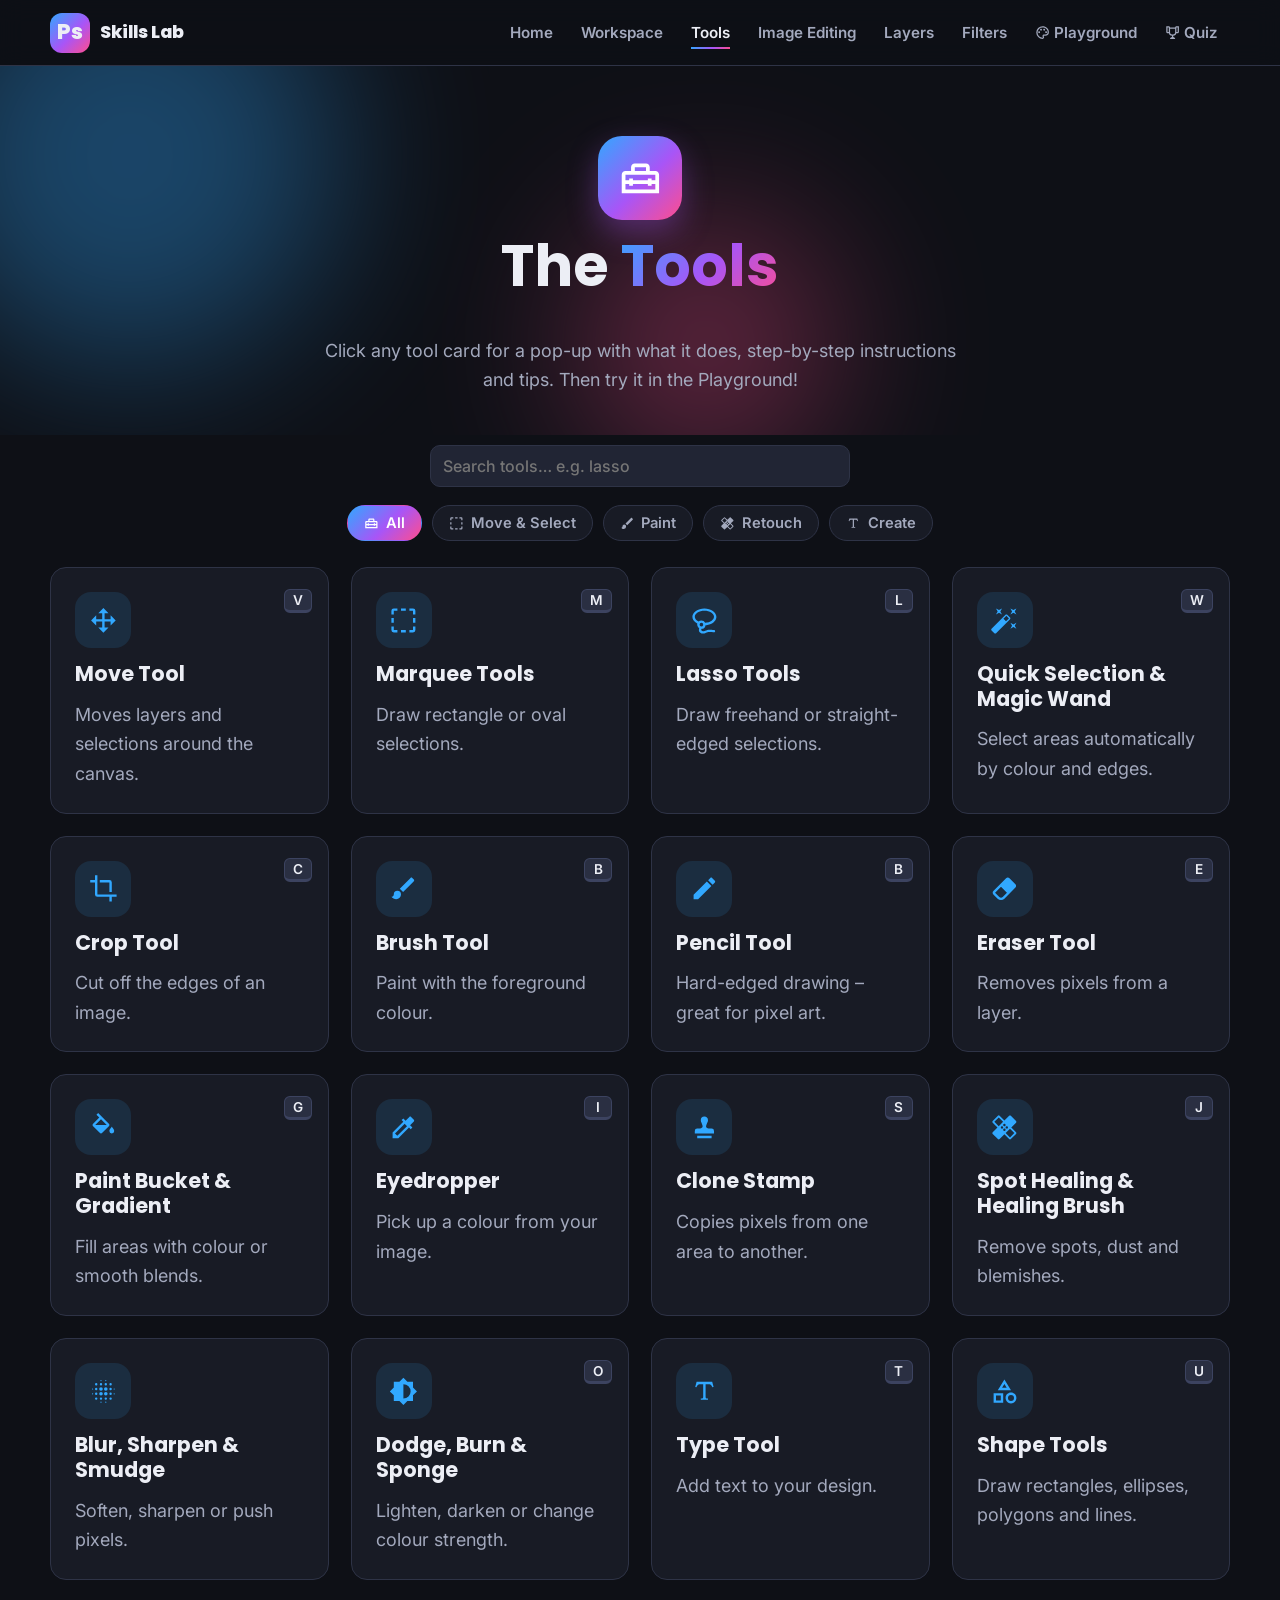
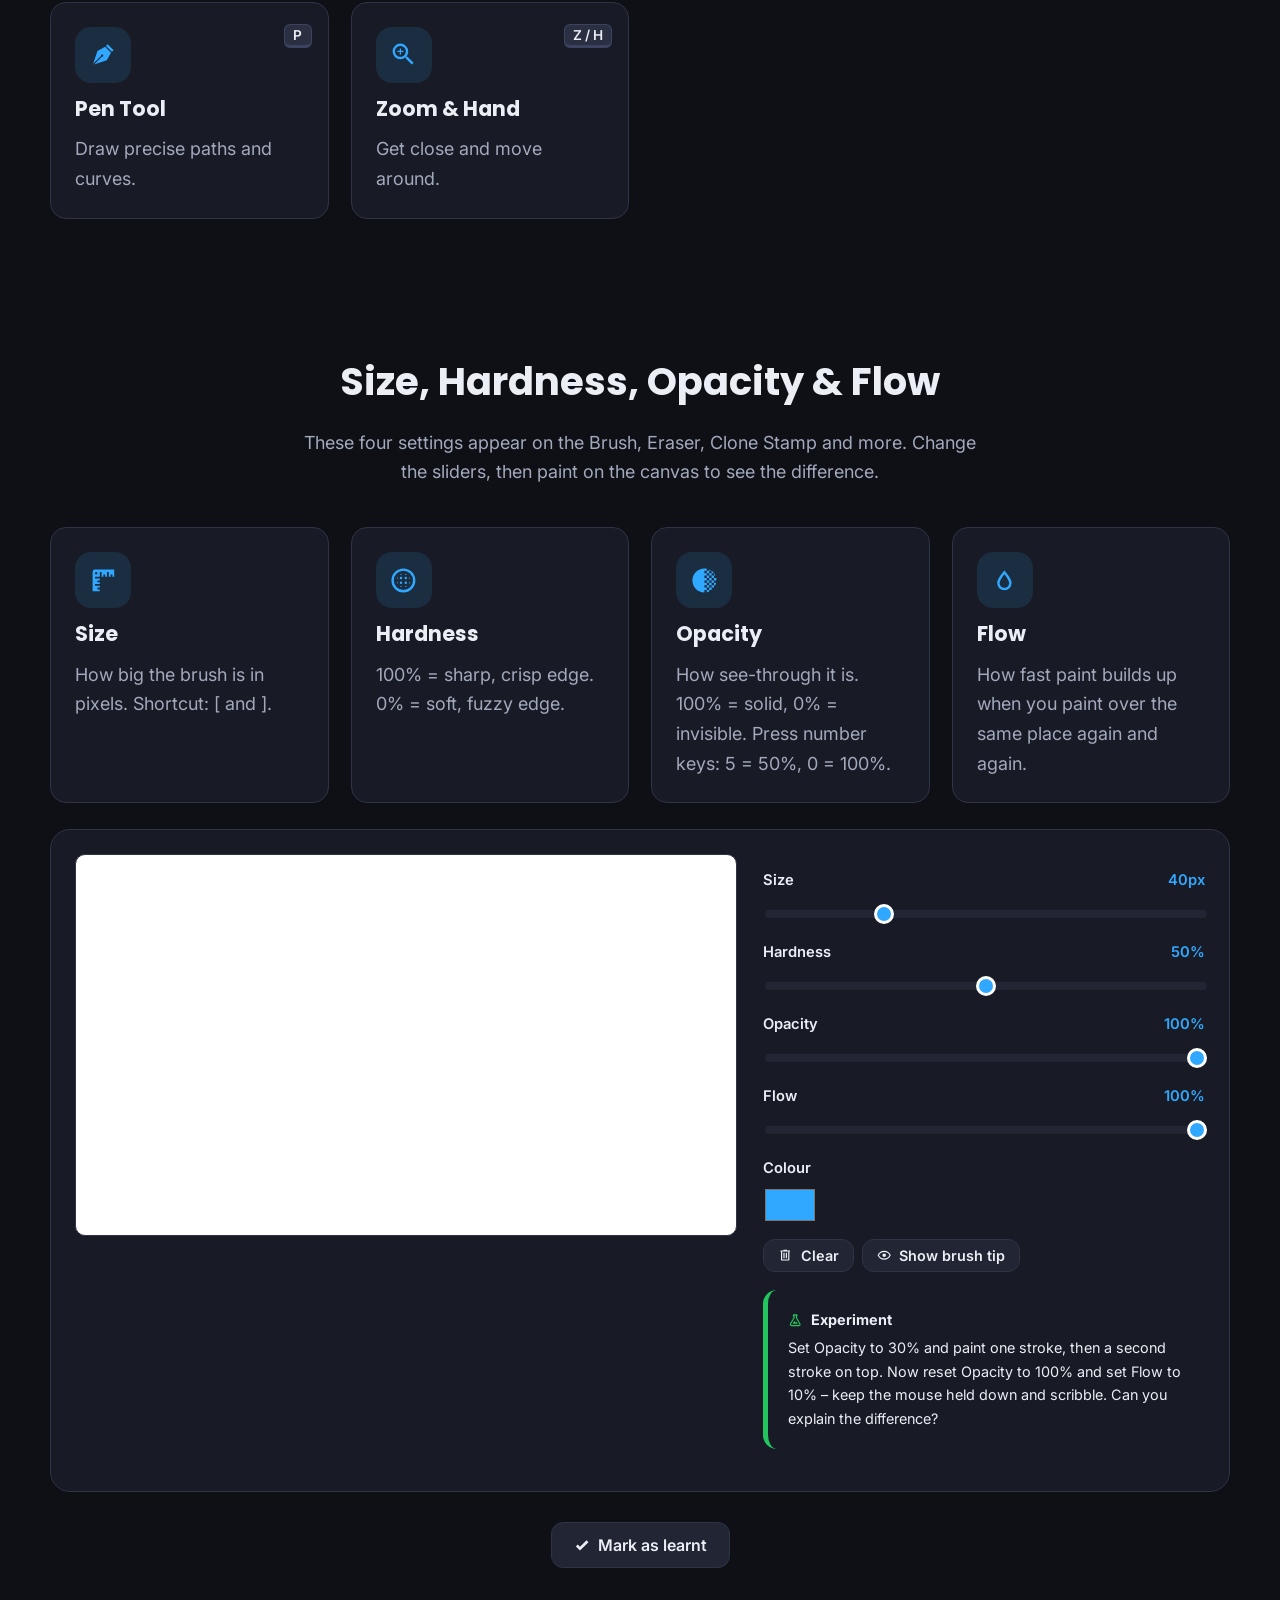
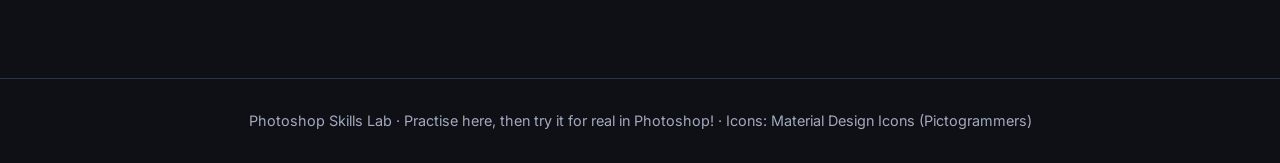
<file: tools.html>
<!DOCTYPE html>
<html lang="en">
<head>
  <meta charset="UTF-8">
  <meta name="viewport" content="width=device-width, initial-scale=1.0">
  <title>Tools · Photoshop Skills Lab</title>
  <link rel="stylesheet" href="css/style.css">
</head>
<body>

  <header class="page-hero">
    <div class="blob b1"></div><div class="blob b3"></div>
    <div class="container">
      <span class="emoji"><i data-i="tools"></i></span>
      <h1>The <span class="grad-text">Tools</span></h1>
      <p class="muted" style="max-width:640px;margin:0 auto">Click any tool card for a pop-up with what it does, step-by-step instructions and tips. Then try it in the Playground!</p>
    </div>
  </header>

  <!-- ===== TOOL CARDS ===== -->
  <section class="container" style="padding-top:10px">
    <input class="search" type="text" id="tool-search" placeholder="Search tools… e.g. lasso" style="display:block">
    <div class="chips" id="chips">
      <button class="chip on" data-cat="all"><i data-i="tools"></i> All</button>
      <button class="chip" data-cat="select"><i data-i="marquee"></i> Move &amp; Select</button>
      <button class="chip" data-cat="paint"><i data-i="brush"></i> Paint</button>
      <button class="chip" data-cat="retouch"><i data-i="heal"></i> Retouch</button>
      <button class="chip" data-cat="create"><i data-i="text"></i> Create</button>
    </div>
    <div class="grid" id="tool-grid"></div>
  </section>

  <!-- ===== BRUSH SETTINGS DEMO ===== -->
  <section class="container">
    <div class="section-title reveal">
      <h2>Size, Hardness, Opacity &amp; Flow</h2>
      <p>These four settings appear on the Brush, Eraser, Clone Stamp and more. Change the sliders, then paint on the canvas to see the difference.</p>
    </div>
    <div class="grid" style="margin-bottom:26px" id="settings"></div>

    <div class="demo reveal">
      <div class="demo-grid">
        <div>
          <div class="canvas-wrap" style="background:#fff">
            <canvas id="brush-demo" width="800" height="460" style="touch-action:none;cursor:crosshair"></canvas>
          </div>
        </div>
        <div class="controls">
          <label>Size <span id="v-size">40px</span></label>
          <input type="range" id="b-size" min="2" max="150" value="40">
          <label>Hardness <span id="v-hard">50%</span></label>
          <input type="range" id="b-hard" min="0" max="100" value="50">
          <label>Opacity <span id="v-op">100%</span></label>
          <input type="range" id="b-op" min="1" max="100" value="100">
          <label>Flow <span id="v-flow">100%</span></label>
          <input type="range" id="b-flow" min="1" max="100" value="100">
          <label>Colour</label>
          <input type="color" id="b-col" value="#31a8ff">
          <div class="btn-row">
            <button class="btn btn-small" id="b-clear"><i data-i="trash"></i> Clear</button>
            <button class="btn btn-small" id="b-preview"><i data-i="eye"></i> Show brush tip</button>
          </div>
          <div class="box tip" style="font-size:.9rem"><strong><i data-i="flask"></i> Experiment</strong>Set Opacity to 30% and paint one stroke, then a second stroke on top. Now reset Opacity to 100% and set Flow to 10% – keep the mouse held down and scribble. Can you explain the difference?</div>
        </div>
      </div>
    </div>
    <div style="text-align:center;margin-top:30px"><button class="btn learn-btn" data-id="tools">Mark as learnt</button></div>
  </section>

  <script src="js/icons.js"></script>
  <script src="js/main.js"></script>
  <script src="js/tools-data.js"></script>
  <script>
    /* ---------- build the tool cards ---------- */
    let cat = 'all', query = '';
    function renderTools() {
      const grid = document.getElementById('tool-grid');
      const list = TOOLS.filter(t => (cat === 'all' || t.cat === cat) &&
        (t.name + t.short).toLowerCase().includes(query.toLowerCase()));
      grid.innerHTML = list.map(t => `
        <div class="card clickable" data-id="${t.id}" tabindex="0">
          ${t.key ? `<span class="tag"><kbd>${t.key}</kbd></span>` : ''}
          <div class="icon">${ic(t.icon)}</div>
          <h3>${t.name}</h3>
          <p class="muted" style="margin:0">${t.short}</p>
        </div>`).join('') || '<p class="center muted">No tools match – try another word.</p>';
      grid.querySelectorAll('.card').forEach(c => {
        c.addEventListener('click', () => showTool(c.dataset.id));
        c.addEventListener('keydown', e => { if (e.key === 'Enter') showTool(c.dataset.id); });
      });
    }
    function showTool(id) {
      const t = TOOLS.find(x => x.id === id);
      openModal({
        icon: t.icon, title: t.name,
        html: `
          ${t.key ? `<p><span class="pill">Shortcut</span> <kbd>${t.key}</kbd></p>` : ''}
          <p>${t.what}</p>
          <h3>How to use it</h3>
          <ol>${t.steps.map(s => `<li>${s}</li>`).join('')}</ol>
          ${t.tip ? `<div class="box tip"><strong>${ic('bulb')} Tip</strong>${t.tip}</div>` : ''}
          ${t.l2 ? `<div class="l2">${t.l2}</div>` : ''}
          ${t.play ? `<a class="btn btn-primary" href="playground.html?tool=${t.play}">${ic('palette')} Try it in the Playground</a>` : ''}`
      });
    }
    document.querySelectorAll('.chip').forEach(ch => ch.addEventListener('click', () => {
      document.querySelectorAll('.chip').forEach(c => c.classList.remove('on'));
      ch.classList.add('on'); cat = ch.dataset.cat; renderTools();
    }));
    document.getElementById('tool-search').addEventListener('input', e => { query = e.target.value; renderTools(); });
    renderTools();

    document.getElementById('settings').innerHTML = SETTINGS.map(s =>
      `<div class="card reveal"><div class="icon">${ic(s.icon)}</div><h3>${s.name}</h3><p class="muted" style="margin:0">${s.text}</p></div>`).join('');

    /* ---------- brush demo ---------- */
    const cv = document.getElementById('brush-demo'), ctx = cv.getContext('2d');
    const $ = id => document.getElementById(id);
    const opts = () => ({ size: +$('b-size').value, hard: +$('b-hard').value / 100, op: +$('b-op').value / 100, flow: +$('b-flow').value / 100, col: $('b-col').value });
    [['b-size','v-size','px'],['b-hard','v-hard','%'],['b-op','v-op','%'],['b-flow','v-flow','%']].forEach(([i, v, u]) =>
      $(i).addEventListener('input', () => $(v).textContent = $(i).value + u));

    // Each stroke is painted on its own temporary layer, so Opacity caps the stroke (like Photoshop).
    const stroke = document.createElement('canvas'); stroke.width = cv.width; stroke.height = cv.height;
    const sctx = stroke.getContext('2d');
    let base = null, drawing = false, last = null;

    function dab(x, y, o) {
      const r = o.size / 2;
      const g = sctx.createRadialGradient(x, y, 0, x, y, r);
      const hex = o.col, rgb = [1, 3, 5].map(i => parseInt(hex.substr(i, 2), 16)).join(',');
      g.addColorStop(0, `rgba(${rgb},${o.flow})`);
      g.addColorStop(Math.min(o.hard, .99), `rgba(${rgb},${o.flow})`);
      g.addColorStop(1, `rgba(${rgb},0)`);
      sctx.fillStyle = g;
      sctx.beginPath(); sctx.arc(x, y, r, 0, Math.PI * 2); sctx.fill();
    }
    function pos(e) { const r = cv.getBoundingClientRect(); return { x: (e.clientX - r.left) * cv.width / r.width, y: (e.clientY - r.top) * cv.height / r.height }; }
    function composite(o) { ctx.putImageData(base, 0, 0); ctx.globalAlpha = o.op; ctx.drawImage(stroke, 0, 0); ctx.globalAlpha = 1; }
    cv.addEventListener('pointerdown', e => {
      drawing = true; cv.setPointerCapture(e.pointerId);
      base = ctx.getImageData(0, 0, cv.width, cv.height);
      sctx.clearRect(0, 0, cv.width, cv.height);
      last = pos(e); const o = opts(); dab(last.x, last.y, o); composite(o);
    });
    cv.addEventListener('pointermove', e => {
      if (!drawing) return;
      const p = pos(e), o = opts();
      const d = Math.hypot(p.x - last.x, p.y - last.y), step = Math.max(1, o.size * .15);
      for (let i = step; i <= d; i += step) dab(last.x + (p.x - last.x) * i / d, last.y + (p.y - last.y) * i / d, o);
      if (d >= step) last = p;
      composite(o);
    });
    addEventListener('pointerup', () => drawing = false);
    $('b-clear').onclick = () => { ctx.clearRect(0, 0, cv.width, cv.height); toast('Canvas cleared', 'trash'); };
    $('b-preview').onclick = () => {
      const o = opts();
      base = ctx.getImageData(0, 0, cv.width, cv.height);
      sctx.clearRect(0, 0, cv.width, cv.height); dab(cv.width / 2, cv.height / 2, o); composite(o);
      toast('That’s one “dab” of your brush', 'brush');
    };
  </script>
</body>
</html>
</file>
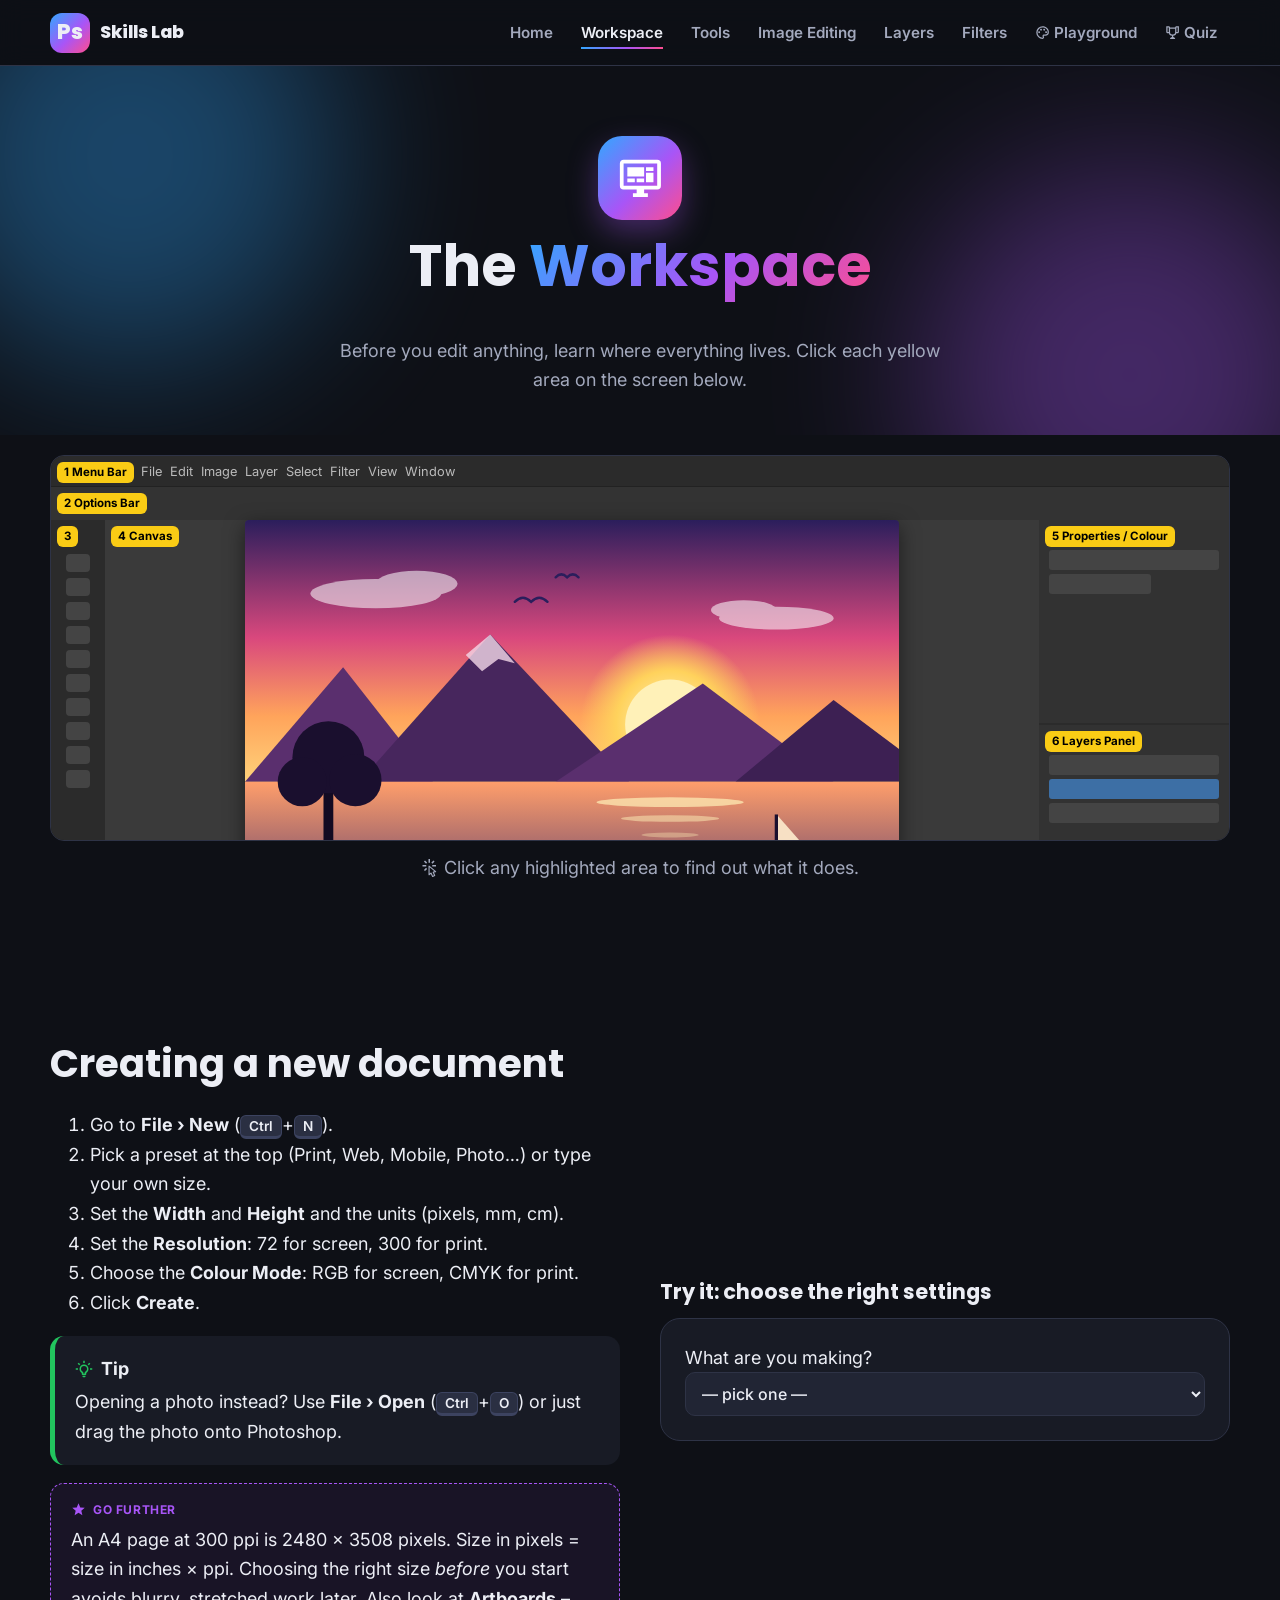
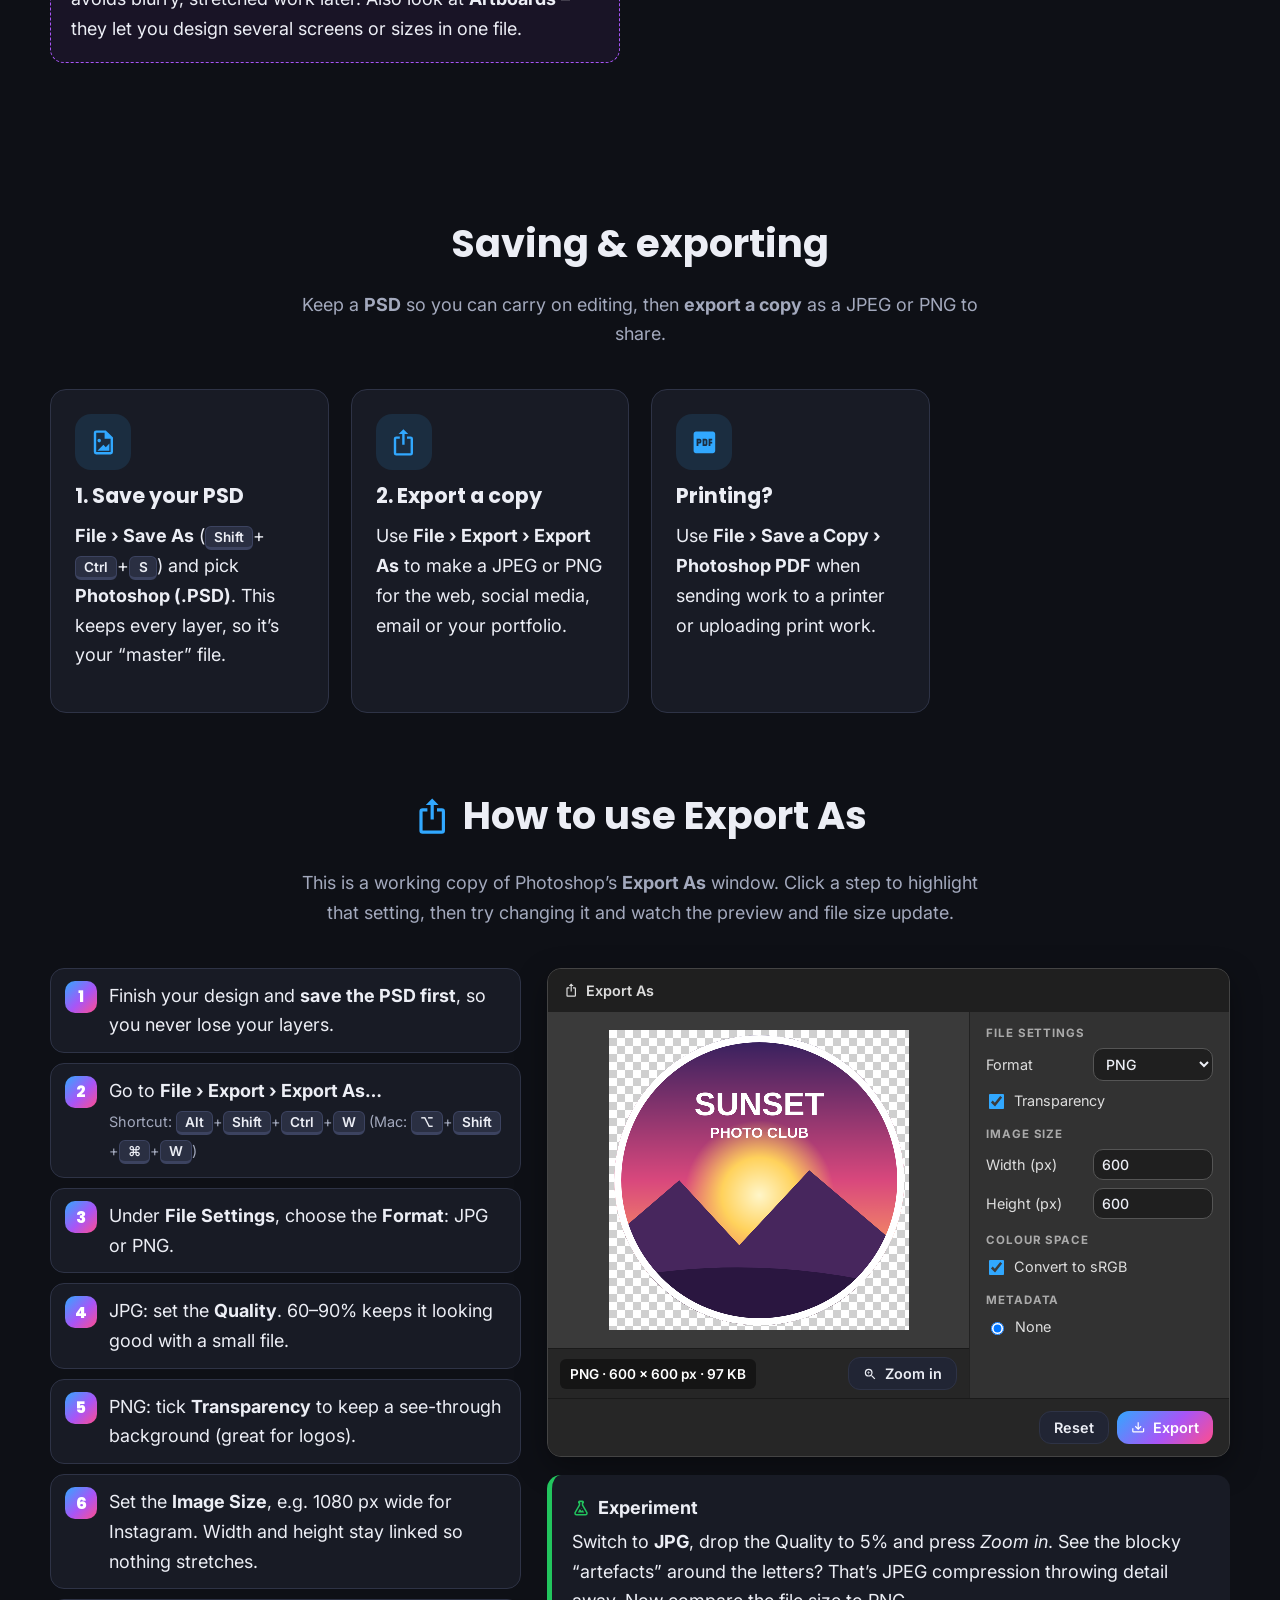
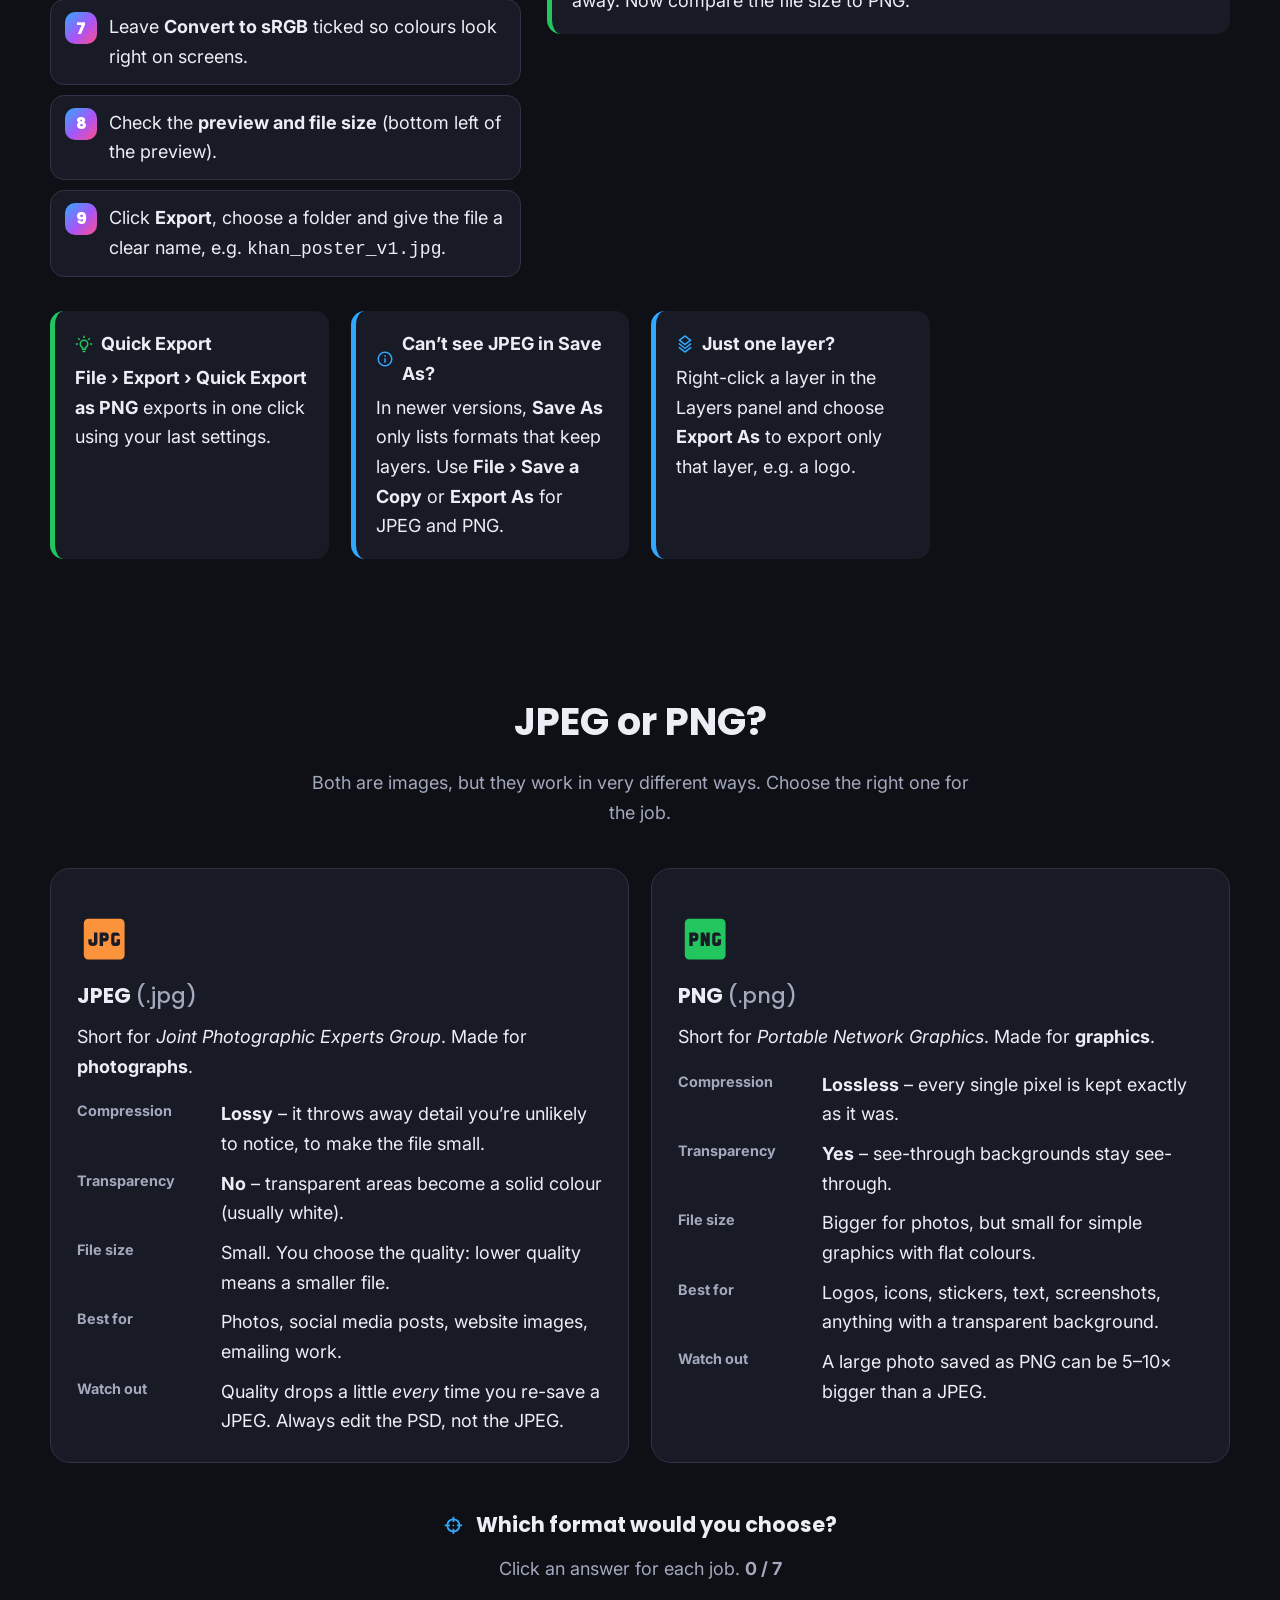
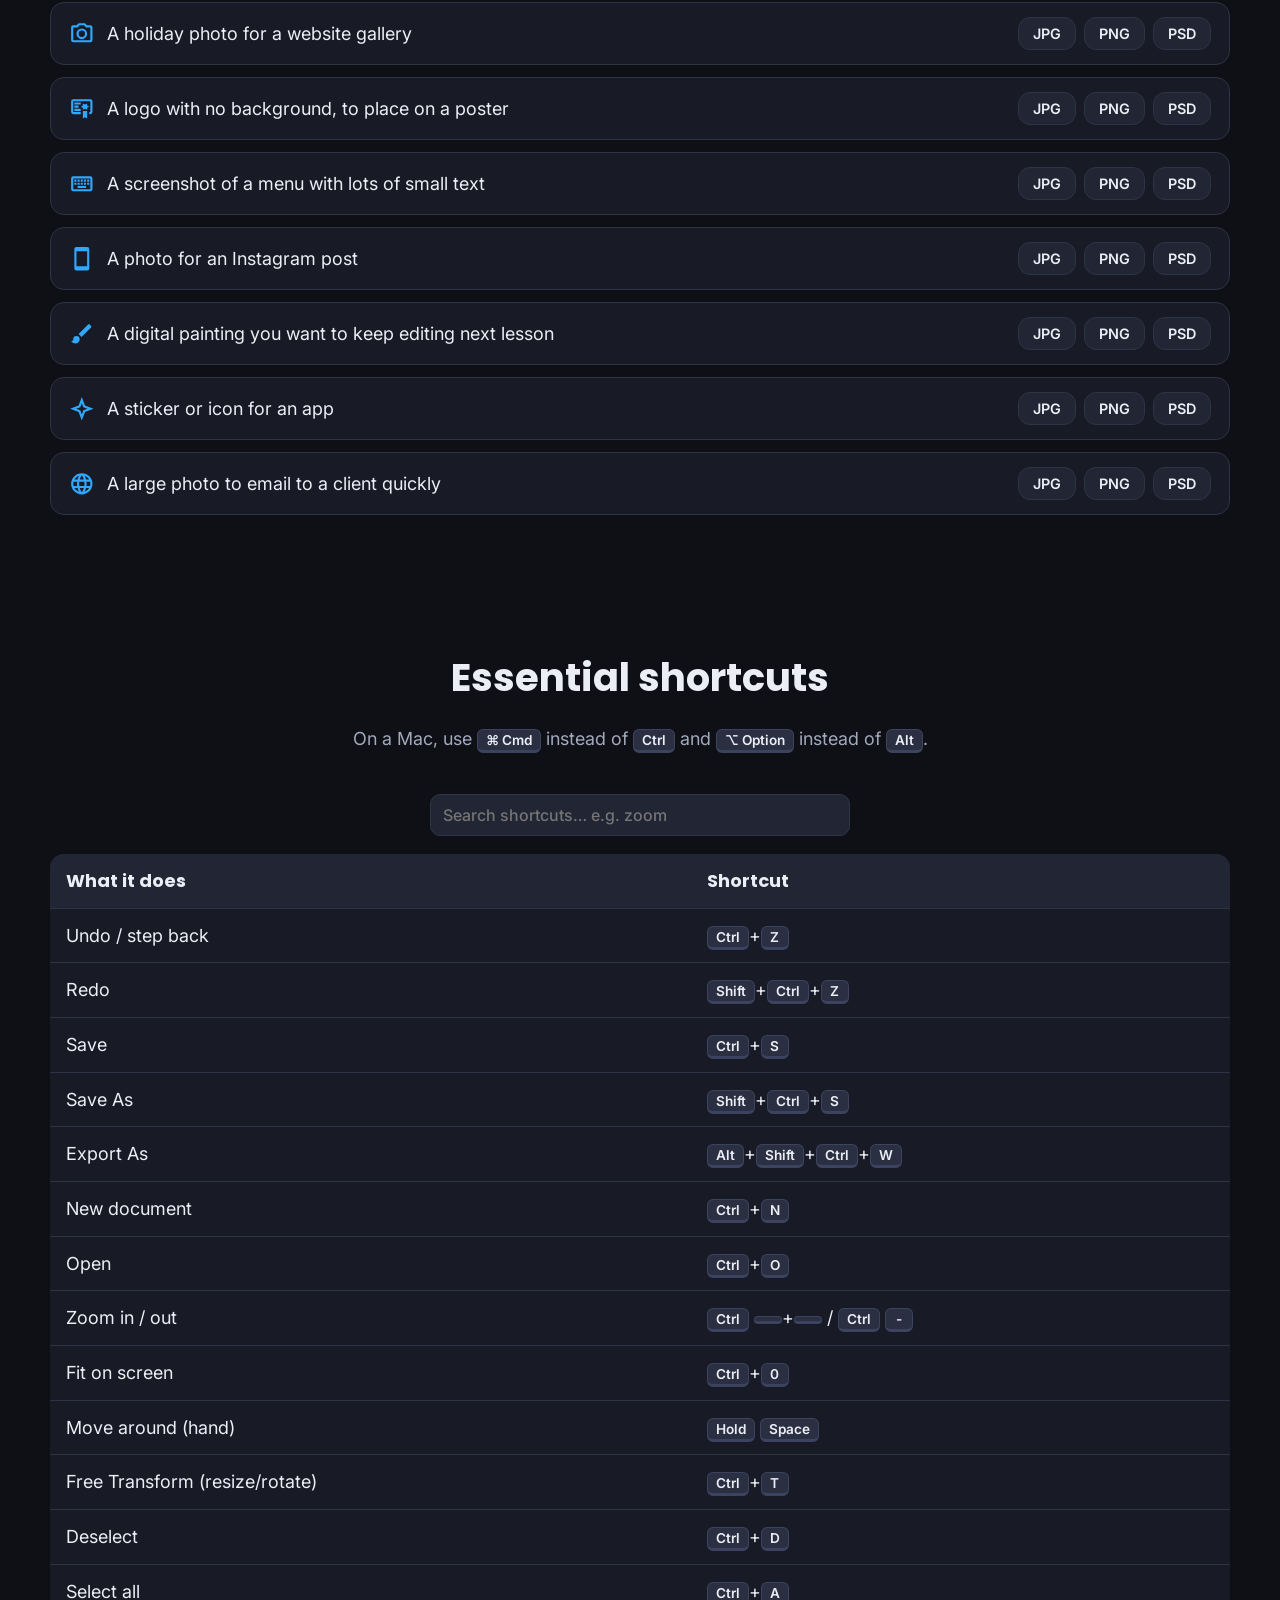
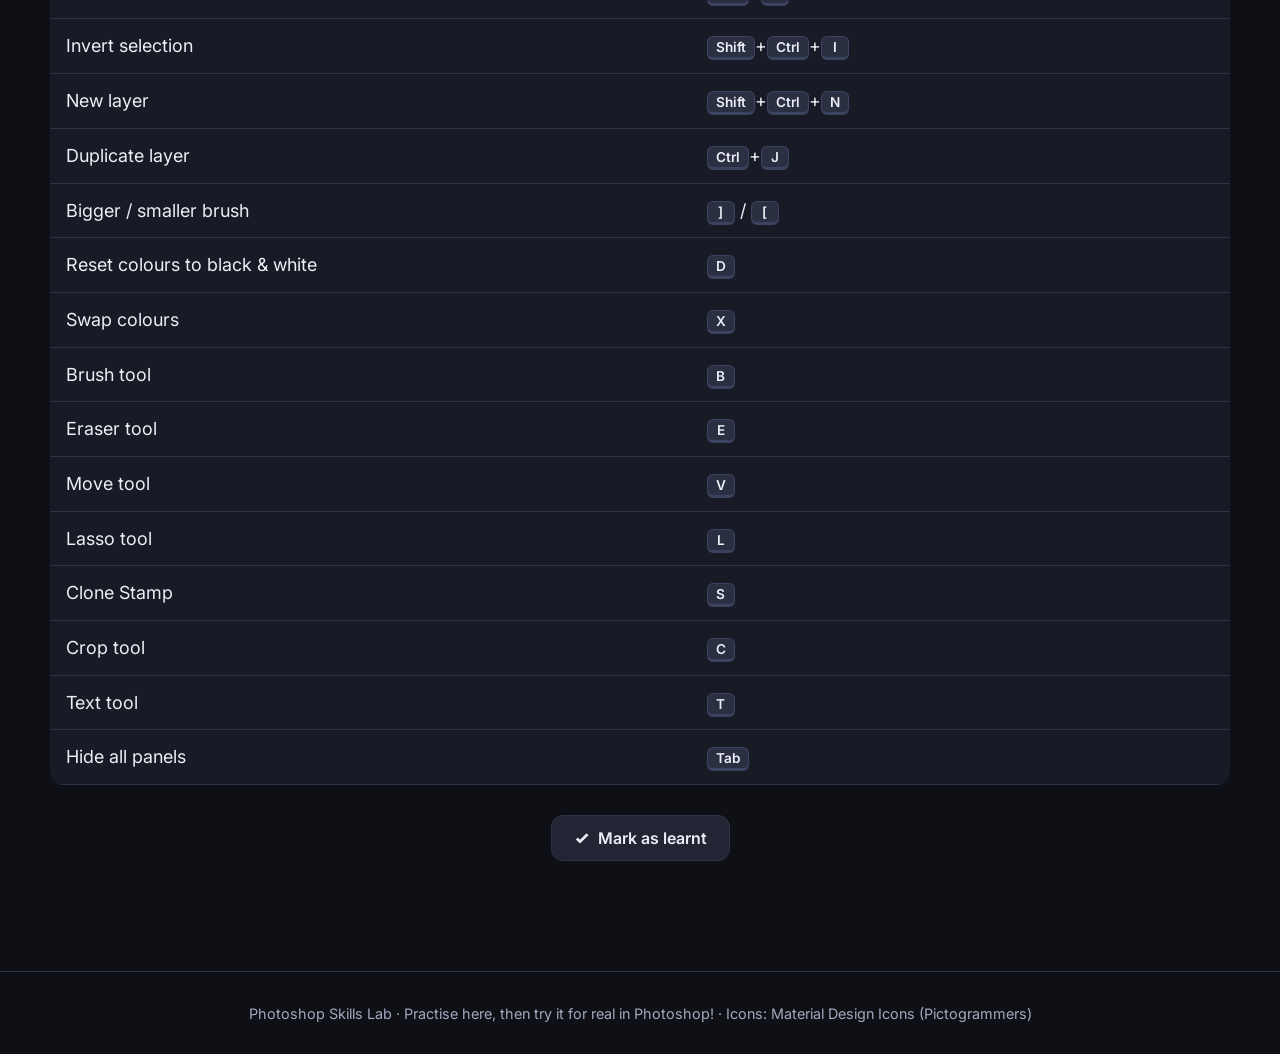
<file: workspace.html>
<!DOCTYPE html>
<html lang="en">
<head>
  <meta charset="UTF-8">
  <meta name="viewport" content="width=device-width, initial-scale=1.0">
  <title>The Workspace · Photoshop Skills Lab</title>
  <link rel="stylesheet" href="css/style.css">
  <style>
    /* ----- Export As replica ----- */
    .exp { background: #2b2b2b; border: 1px solid #444; border-radius: 14px; overflow: hidden; color: #ddd; font-size: .9rem; box-shadow: var(--shadow); }
    .exp-title { background: #1f1f1f; padding: 10px 16px; font-weight: 600; display: flex; align-items: center; gap: 8px; }
    .exp-body { display: grid; grid-template-columns: 1fr 260px; }
    @media (max-width: 1100px) { .exp-body { grid-template-columns: 1fr; } .exp-side { border-left: 0; border-top: 1px solid #222; } }
    @media (max-width: 900px) { #export + section .demo-grid, .exp-wrap-grid { grid-template-columns: 1fr !important; } }
    .exp-left { display: flex; flex-direction: column; min-width: 0; }
    .exp-preview { position: relative; background: #3a3a3a; display: grid; place-items: center; padding: 18px; min-height: 320px; overflow: hidden; flex: 1; }
    .exp-preview .checker { background: repeating-conic-gradient(#cfcfcf 0 25%, #fff 0 50%) 0 0 / 16px 16px; display: grid; place-items: center; max-width: 100%; }
    .exp-preview img { display: block; max-width: 100%; max-height: 300px; image-rendering: pixelated; transition: transform .3s; transform-origin: 35% 40%; }
    .exp-preview.zoomed img { transform: scale(3.2); }
    .exp-bar { display: flex; justify-content: space-between; align-items: center; gap: 10px; flex-wrap: wrap; padding: 8px 12px; background: #262626; border-top: 1px solid #1a1a1a; }
    .exp-info { background: rgba(0,0,0,.45); padding: 4px 10px; border-radius: 6px; font-weight: 600; font-size: .85rem; color: #fff; }
    .exp-preview.zoomed { place-items: start; }
    .exp-side { background: #323232; padding: 14px 16px; border-left: 1px solid #222; }
    .exp-side h4 { font: 700 .72rem 'Inter'; letter-spacing: .08em; text-transform: uppercase; color: #aaa; margin: 14px 0 8px; }
    .exp-side h4:first-child { margin-top: 0; }
    .exp-row { display: flex; align-items: center; justify-content: space-between; gap: 10px; margin-bottom: 8px; }
    .exp-row select, .exp-row input[type=number] { width: 120px; padding: 6px 8px; font-size: .88rem; background: #1f1f1f; border-color: #555; }
    .exp-row input[type=range] { width: 120px; }
    .exp-row label { display: flex; align-items: center; gap: 8px; cursor: pointer; }
    .exp-row input[type=checkbox] { accent-color: var(--accent); transform: scale(1.2); }
    .exp-row.hide { display: none; }
    .exp-foot { display: flex; justify-content: flex-end; gap: 8px; padding: 12px 16px; background: #262626; border-top: 1px solid #1a1a1a; }
    .hl { outline: 3px solid var(--yellow); outline-offset: 3px; border-radius: 8px; transition: outline-color .3s; }

    .steps { counter-reset: s; list-style: none; padding: 0; margin: 0; }
    .steps li { counter-increment: s; position: relative; padding: 12px 14px 12px 58px; margin-bottom: 10px; background: var(--panel); border: 1px solid var(--line); border-radius: 14px; cursor: pointer; transition: border-color .2s, transform .2s; }
    .steps li:hover { border-color: var(--accent); transform: translateX(4px); }
    .steps li::before { content: counter(s); position: absolute; left: 14px; top: 12px; width: 32px; height: 32px; border-radius: 10px; background: var(--grad); color: #fff; font: 800 1rem 'Poppins'; display: grid; place-items: center; }

    .vs { display: grid; grid-template-columns: 1fr 1fr; gap: 22px; }
    @media (max-width: 760px) { .vs { grid-template-columns: 1fr; } }
    .fmt-card { background: var(--panel); border: 1px solid var(--line); border-radius: 20px; padding: 26px; transition: transform .25s, border-color .25s; }
    .fmt-card:hover { transform: translateY(-6px); }
    .fmt-card.jpg:hover { border-color: var(--orange); } .fmt-card.png:hover { border-color: var(--green); }
    .fmt-card .big-ico { font-size: 3.4rem; }
    .fmt-card.jpg .big-ico { color: var(--orange); } .fmt-card.png .big-ico { color: var(--green); }
    .fmt-card dl { display: grid; grid-template-columns: 130px 1fr; gap: 10px 14px; margin: 16px 0 0; }
    .fmt-card dt { font-weight: 700; color: var(--muted); font-size: .9rem; }
    .fmt-card dd { margin: 0; }
    .game { display: grid; gap: 12px; }
    .scenario { display: flex; align-items: center; gap: 14px; flex-wrap: wrap; background: var(--panel); border: 1px solid var(--line); border-radius: 14px; padding: 14px 18px; }
    .scenario .q { flex: 1 1 280px; display: flex; gap: 12px; align-items: center; }
    .scenario .q svg { font-size: 1.6rem; color: var(--accent); }
    .scenario.right { border-color: var(--green); background: rgba(34,197,94,.08); }
    .scenario.wrong { border-color: var(--pink); animation: shake .4s; }
    .scenario .why { flex-basis: 100%; font-size: .92rem; color: var(--muted); display: none; }
    .scenario.right .why, .scenario.wrong .why { display: block; }
  </style>
</head>
<body>

  <header class="page-hero">
    <div class="blob b1"></div><div class="blob b2"></div>
    <div class="container">
      <span class="emoji"><i data-i="workspace"></i></span>
      <h1>The <span class="grad-text">Workspace</span></h1>
      <p class="muted" style="max-width:640px;margin:0 auto">Before you edit anything, learn where everything lives. Click each yellow area on the screen below.</p>
    </div>
  </header>

  <!-- ===== INTERACTIVE WORKSPACE ===== -->
  <section class="container" style="padding-top:20px">
    <div class="ps-mock reveal">
      <div class="mock-menu hot" data-part="menu"><span class="label">1 Menu Bar</span>File&nbsp; Edit&nbsp; Image&nbsp; Layer&nbsp; Select&nbsp; Filter&nbsp; View&nbsp; Window</div>
      <div class="mock-options hot" data-part="options"><span class="label">2 Options Bar</span></div>
      <div class="mock-body">
        <div class="mock-tools hot" data-part="toolbar"><span class="label">3</span><i class="t"></i><i class="t"></i><i class="t"></i><i class="t"></i><i class="t"></i><i class="t"></i><i class="t"></i><i class="t"></i><i class="t"></i><i class="t"></i></div>
        <div class="mock-canvas hot" data-part="canvas"><span class="label">4 Canvas</span><img src="images/sample.svg" alt="Sample image on the canvas"></div>
        <div class="mock-panels">
          <div class="hot" data-part="properties"><span class="label">5 Properties / Colour</span><div class="mock-layer"></div><div class="mock-layer" style="width:60%"></div></div>
          <div class="hot" data-part="layers"><span class="label">6 Layers Panel</span><div class="mock-layer"></div><div class="mock-layer sel"></div><div class="mock-layer"></div></div>
        </div>
      </div>
    </div>
    <p class="center muted" style="margin-top:12px"><i data-i="click"></i> Click any highlighted area to find out what it does.</p>
  </section>

  <!-- ===== NEW DOCUMENT ===== -->
  <section class="container">
    <div class="split">
      <div class="reveal">
        <h2>Creating a new document</h2>
        <ol>
          <li>Go to <strong>File › New</strong> (<kbd>Ctrl</kbd>+<kbd>N</kbd>).</li>
          <li>Pick a preset at the top (Print, Web, Mobile, Photo…) or type your own size.</li>
          <li>Set the <strong>Width</strong> and <strong>Height</strong> and the units (pixels, mm, cm).</li>
          <li>Set the <strong>Resolution</strong>: 72 for screen, 300 for print.</li>
          <li>Choose the <strong>Colour Mode</strong>: RGB for screen, CMYK for print.</li>
          <li>Click <strong>Create</strong>.</li>
        </ol>
        <div class="box tip"><strong><i data-i="bulb"></i> Tip</strong>Opening a photo instead? Use <strong>File › Open</strong> (<kbd>Ctrl</kbd>+<kbd>O</kbd>) or just drag the photo onto Photoshop.</div>
        <div class="l2">An A4 page at 300 ppi is 2480 × 3508 pixels. Size in pixels = size in inches × ppi. Choosing the right size <em>before</em> you start avoids blurry, stretched work later. Also look at <strong>Artboards</strong> – they let you design several screens or sizes in one file.</div>
      </div>
      <div class="reveal">
        <h3>Try it: choose the right settings</h3>
        <div class="demo">
          <label>What are you making?</label>
          <select id="doc-type">
            <option value="">— pick one —</option>
            <option value="poster">An A4 poster to print</option>
            <option value="insta">An Instagram post</option>
            <option value="web">A website banner</option>
            <option value="flyer">A printed A5 flyer</option>
          </select>
          <div id="doc-result" class="box info" style="display:none"></div>
        </div>
      </div>
    </div>
  </section>

  <!-- ===== SAVING & EXPORTING ===== -->
  <section class="container" id="export">
    <div class="section-title reveal">
      <h2>Saving &amp; exporting</h2>
      <p>Keep a <strong>PSD</strong> so you can carry on editing, then <strong>export a copy</strong> as a JPEG or PNG to share.</p>
    </div>
    <div class="grid">
      <div class="card reveal"><div class="icon"><i data-i="psd"></i></div><h3>1. Save your PSD</h3><p><strong>File › Save As</strong> (<kbd>Shift</kbd>+<kbd>Ctrl</kbd>+<kbd>S</kbd>) and pick <strong>Photoshop (.PSD)</strong>. This keeps every layer, so it’s your “master” file.</p></div>
      <div class="card reveal"><div class="icon"><i data-i="export"></i></div><h3>2. Export a copy</h3><p>Use <strong>File › Export › Export As</strong> to make a JPEG or PNG for the web, social media, email or your portfolio.</p></div>
      <div class="card reveal"><div class="icon"><i data-i="pdf"></i></div><h3>Printing?</h3><p>Use <strong>File › Save a Copy › Photoshop PDF</strong> when sending work to a printer or uploading print work.</p></div>
    </div>
  </section>

  <!-- ===== EXPORT AS GUIDE ===== -->
  <section class="container" style="padding-top:10px">
    <div class="section-title reveal">
      <h2><span class="section-icon"><i data-i="export"></i> How to use Export As</span></h2>
      <p>This is a working copy of Photoshop’s <strong>Export As</strong> window. Click a step to highlight that setting, then try changing it and watch the preview and file size update.</p>
    </div>
    <div class="demo-grid" style="align-items:start;grid-template-columns:minmax(0,1fr) minmax(0,1.45fr)">
      <ol class="steps reveal" id="exp-steps">
        <li data-hl="">Finish your design and <strong>save the PSD first</strong>, so you never lose your layers.</li>
        <li data-hl="">Go to <strong>File › Export › Export As…</strong><br><span class="muted" style="font-size:.9rem">Shortcut: <kbd>Alt</kbd>+<kbd>Shift</kbd>+<kbd>Ctrl</kbd>+<kbd>W</kbd> (Mac: <kbd>⌥</kbd>+<kbd>Shift</kbd>+<kbd>⌘</kbd>+<kbd>W</kbd>)</span></li>
        <li data-hl="row-format">Under <strong>File Settings</strong>, choose the <strong>Format</strong>: JPG or PNG.</li>
        <li data-hl="row-quality">JPG: set the <strong>Quality</strong>. 60–90% keeps it looking good with a small file.</li>
        <li data-hl="row-trans">PNG: tick <strong>Transparency</strong> to keep a see-through background (great for logos).</li>
        <li data-hl="row-size">Set the <strong>Image Size</strong>, e.g. 1080 px wide for Instagram. Width and height stay linked so nothing stretches.</li>
        <li data-hl="row-srgb">Leave <strong>Convert to sRGB</strong> ticked so colours look right on screens.</li>
        <li data-hl="exp-info">Check the <strong>preview and file size</strong> (bottom left of the preview).</li>
        <li data-hl="exp-go">Click <strong>Export</strong>, choose a folder and give the file a clear name, e.g. <code>khan_poster_v1.jpg</code>.</li>
      </ol>
      <div class="reveal">
        <div class="exp">
          <div class="exp-title"><i data-i="export"></i> Export As</div>
          <div class="exp-body">
            <div class="exp-left">
              <div class="exp-preview" id="exp-preview">
                <div class="checker" id="exp-checker"><img id="exp-img" alt="Export preview"></div>
              </div>
              <div class="exp-bar">
                <span class="exp-info" id="exp-info">…</span>
                <button class="btn btn-small" id="exp-zoom"><i data-i="zoom"></i> Zoom in</button>
              </div>
            </div>
            <div class="exp-side">
              <h4>File Settings</h4>
              <div class="exp-row" id="row-format"><span>Format</span>
                <select id="exp-format"><option value="png">PNG</option><option value="jpg">JPG</option></select></div>
              <div class="exp-row hide" id="row-quality"><span>Quality <b id="exp-q-v">80%</b></span>
                <input type="range" id="exp-q" min="1" max="100" value="80"></div>
              <div class="exp-row" id="row-trans"><label><input type="checkbox" id="exp-trans" checked> Transparency</label></div>
              <h4>Image Size</h4>
              <div class="exp-row" id="row-size"><span>Width (px)</span><input type="number" id="exp-w" min="20" max="2400" value="600"></div>
              <div class="exp-row"><span>Height (px)</span><input type="number" id="exp-h" min="20" max="2400" value="600"></div>
              <h4>Colour Space</h4>
              <div class="exp-row" id="row-srgb"><label><input type="checkbox" checked> Convert to sRGB</label></div>
              <h4>Metadata</h4>
              <div class="exp-row"><label><input type="radio" name="meta" checked> None</label></div>
            </div>
          </div>
          <div class="exp-foot">
            <button class="btn btn-small" id="exp-reset">Reset</button>
            <button class="btn btn-small btn-primary" id="exp-go"><i data-i="download"></i> Export</button>
          </div>
        </div>
        <div class="box tip"><strong><i data-i="flask"></i> Experiment</strong>Switch to <strong>JPG</strong>, drop the Quality to 5% and press <em>Zoom in</em>. See the blocky “artefacts” around the letters? That’s JPEG compression throwing detail away. Now compare the file size to PNG.</div>
      </div>
    </div>

    <div class="grid" style="margin-top:24px">
      <div class="box tip reveal" style="margin:0"><strong><i data-i="bulb"></i> Quick Export</strong><strong style="display:inline">File › Export › Quick Export as PNG</strong> exports in one click using your last settings.</div>
      <div class="box info reveal" style="margin:0"><strong><i data-i="info"></i> Can’t see JPEG in Save As?</strong>In newer versions, <strong>Save As</strong> only lists formats that keep layers. Use <strong>File › Save a Copy</strong> or <strong>Export As</strong> for JPEG and PNG.</div>
      <div class="box info reveal" style="margin:0"><strong><i data-i="layers"></i> Just one layer?</strong>Right-click a layer in the Layers panel and choose <strong>Export As</strong> to export only that layer, e.g. a logo.</div>
    </div>
  </section>

  <!-- ===== JPEG vs PNG ===== -->
  <section class="container">
    <div class="section-title reveal"><h2>JPEG or PNG?</h2><p>Both are images, but they work in very different ways. Choose the right one for the job.</p></div>
    <div class="vs">
      <div class="fmt-card jpg reveal">
        <div class="big-ico"><i data-i="jpg"></i></div>
        <h3>JPEG <span class="muted" style="font-weight:500">(.jpg)</span></h3>
        <p>Short for <em>Joint Photographic Experts Group</em>. Made for <strong>photographs</strong>.</p>
        <dl>
          <dt>Compression</dt><dd><strong>Lossy</strong> – it throws away detail you’re unlikely to notice, to make the file small.</dd>
          <dt>Transparency</dt><dd><strong>No</strong> – transparent areas become a solid colour (usually white).</dd>
          <dt>File size</dt><dd>Small. You choose the quality: lower quality means a smaller file.</dd>
          <dt>Best for</dt><dd>Photos, social media posts, website images, emailing work.</dd>
          <dt>Watch out</dt><dd>Quality drops a little <em>every</em> time you re-save a JPEG. Always edit the PSD, not the JPEG.</dd>
        </dl>
      </div>
      <div class="fmt-card png reveal">
        <div class="big-ico"><i data-i="png"></i></div>
        <h3>PNG <span class="muted" style="font-weight:500">(.png)</span></h3>
        <p>Short for <em>Portable Network Graphics</em>. Made for <strong>graphics</strong>.</p>
        <dl>
          <dt>Compression</dt><dd><strong>Lossless</strong> – every single pixel is kept exactly as it was.</dd>
          <dt>Transparency</dt><dd><strong>Yes</strong> – see-through backgrounds stay see-through.</dd>
          <dt>File size</dt><dd>Bigger for photos, but small for simple graphics with flat colours.</dd>
          <dt>Best for</dt><dd>Logos, icons, stickers, text, screenshots, anything with a transparent background.</dd>
          <dt>Watch out</dt><dd>A large photo saved as PNG can be 5–10× bigger than a JPEG.</dd>
        </dl>
      </div>
    </div>

    <h3 class="center reveal" style="margin-top:50px"><span class="section-icon"><i data-i="target"></i> Which format would you choose?</span></h3>
    <p class="center muted reveal">Click an answer for each job. <strong id="fmt-score">0 / 7</strong></p>
    <div class="game" id="fmt-game"></div>
  </section>

  <!-- ===== SHORTCUTS ===== -->
  <section class="container">
    <div class="section-title reveal"><h2>Essential shortcuts</h2><p>On a Mac, use <kbd>⌘ Cmd</kbd> instead of <kbd>Ctrl</kbd> and <kbd>⌥ Option</kbd> instead of <kbd>Alt</kbd>.</p></div>
    <input class="search" type="text" id="sc-search" placeholder="Search shortcuts… e.g. zoom" style="display:block">
    <table class="shortcuts reveal">
      <thead><tr><th>What it does</th><th>Shortcut</th></tr></thead>
      <tbody id="sc-body"></tbody>
    </table>
    <div style="text-align:center;margin-top:30px"><button class="btn learn-btn" data-id="workspace">Mark as learnt</button></div>
  </section>

  <script src="js/icons.js"></script>
  <script src="js/main.js"></script>
  <script>
    const $ = id => document.getElementById(id);

    /* ---- hotspot pop-ups ---- */
    const parts = {
      menu:       { icon: 'menu', title: 'Menu Bar', html: '<p>The row of menus at the very top: <strong>File, Edit, Image, Layer, Select, Filter, View, Window</strong>.</p><p>Lost a panel? Go to <strong>Window</strong> and tick it. Messed up the layout? <strong>Window › Workspace › Reset Essentials</strong>.</p>' },
      options:    { icon: 'tune', title: 'Options Bar', html: '<p>This bar <strong>changes depending on the tool you pick</strong>. With the Brush you will see size, hardness, opacity and flow. With the Crop tool you will see ratio settings.</p><p>If a tool is acting strangely, check the Options Bar first!</p>' },
      toolbar:    { icon: 'tools', title: 'Toolbar', html: '<p>All the tools live down the left side. A <strong>small triangle</strong> in a tool’s corner means more tools are hidden underneath – <strong>right-click</strong> (or click and hold) to see them.</p><p>Hover a tool to see its name and shortcut key.</p><p><a href="tools.html">Learn every tool →</a></p>' },
      canvas:     { icon: 'image', title: 'Canvas', html: '<p>The canvas is your image – the area you work on. The grey around it is the pasteboard.</p><ul><li>Zoom: <kbd>Ctrl</kbd>+<kbd>+</kbd> / <kbd>Ctrl</kbd>+<kbd>-</kbd></li><li>Fit on screen: <kbd>Ctrl</kbd>+<kbd>0</kbd></li><li>Move around: hold <kbd>Space</kbd> and drag</li></ul>' },
      properties: { icon: 'palette', title: 'Properties & Colour panels', html: '<p>The <strong>Properties</strong> panel shows settings for whatever is selected (a layer, text, an adjustment).</p><p>The <strong>Colour</strong> and <strong>Swatches</strong> panels let you pick colours. Your two current colours (foreground and background) are at the bottom of the toolbar. Press <kbd>D</kbd> to reset to black/white and <kbd>X</kbd> to swap them.</p>' },
      layers:     { icon: 'layers', title: 'Layers Panel', html: '<p>The most important panel! Each layer is like a clear sheet of plastic stacked on top of the others.</p><p>The blue (highlighted) layer is the one you are editing. If something “won’t work”, check you have the right layer selected.</p><p><a href="layers.html">Learn about layers →</a></p>' }
    };
    document.querySelectorAll('.ps-mock .hot').forEach(el =>
      el.addEventListener('click', () => openModal(parts[el.dataset.part])));

    /* ---- document settings helper ---- */
    const docs = {
      poster: 'Preset <strong>Print › A4</strong> · 210 × 297 mm · <strong>300 ppi</strong> · <strong>CMYK</strong>',
      insta:  '<strong>1080 × 1080 px</strong> (square) or 1080 × 1350 px (portrait) · 72 ppi · <strong>RGB</strong>',
      web:    'Around <strong>1920 × 600 px</strong> · 72 ppi · <strong>RGB</strong> · export as JPG or PNG',
      flyer:  'Preset <strong>Print › A5</strong> · 148 × 210 mm · <strong>300 ppi</strong> · <strong>CMYK</strong> · add 3 mm bleed'
    };
    $('doc-type').addEventListener('change', e => {
      const r = $('doc-result');
      r.style.display = e.target.value ? 'block' : 'none';
      r.innerHTML = `<strong>${ic('check-circle')} Use these settings</strong>` + (docs[e.target.value] || '');
    });

    /* ================= EXPORT AS REPLICA ================= */
    // The artwork is drawn with code (a round sticker with a transparent background)
    const art = document.createElement('canvas'); art.width = art.height = 600;
    (function drawArt(c) {
      const R = 290, cx = 300, cy = 300;
      c.save(); c.beginPath(); c.arc(cx, cy, R, 0, Math.PI * 2); c.clip();
      const g = c.createLinearGradient(0, 0, 0, 600);
      g.addColorStop(0, '#2b1e5c'); g.addColorStop(.5, '#d9487d'); g.addColorStop(.8, '#ffa45b'); g.addColorStop(1, '#ffd27a');
      c.fillStyle = g; c.fillRect(0, 0, 600, 600);
      const sun = c.createRadialGradient(300, 330, 0, 300, 330, 150);
      sun.addColorStop(0, '#fff6c9'); sun.addColorStop(.5, '#ffd25c'); sun.addColorStop(1, 'rgba(255,210,92,0)');
      c.fillStyle = sun; c.fillRect(0, 0, 600, 600);
      c.fillStyle = '#47265d'; c.beginPath(); c.moveTo(0, 600); c.lineTo(0, 420); c.lineTo(140, 300); c.lineTo(260, 430); c.lineTo(400, 280); c.lineTo(600, 450); c.lineTo(600, 600); c.fill();
      c.fillStyle = '#2a1640'; c.beginPath(); c.moveTo(0, 600); c.lineTo(0, 500); c.quadraticCurveTo(300, 440, 600, 520); c.lineTo(600, 600); c.fill();
      c.restore();
      c.lineWidth = 14; c.strokeStyle = '#fff'; c.beginPath(); c.arc(cx, cy, R - 7, 0, Math.PI * 2); c.stroke();
      c.fillStyle = '#fff'; c.textAlign = 'center'; c.font = '800 64px Poppins, Arial, sans-serif';
      c.fillText('SUNSET', 300, 170); c.font = '700 30px Poppins, Arial, sans-serif'; c.fillText('PHOTO CLUB', 300, 215);
    })(art.getContext('2d'));

    const state = { fmt: 'png', q: 80, trans: true, w: 600, h: 600 };
    let lastUrl = '', zoomed = false;
    function render() {
      $('row-quality').classList.toggle('hide', state.fmt !== 'jpg');
      $('row-trans').classList.toggle('hide', state.fmt !== 'png');
      const out = document.createElement('canvas'); out.width = state.w; out.height = state.h;
      const c = out.getContext('2d');
      if (state.fmt === 'jpg' || !state.trans) { c.fillStyle = '#ffffff'; c.fillRect(0, 0, out.width, out.height); } // JPEG can't be transparent
      c.drawImage(art, 0, 0, out.width, out.height);
      lastUrl = state.fmt === 'jpg' ? out.toDataURL('image/jpeg', state.q / 100) : out.toDataURL('image/png');
      $('exp-img').src = lastUrl;
      const kb = Math.round((lastUrl.length - lastUrl.indexOf(',') - 1) * 3 / 4 / 1024);
      $('exp-info').textContent = `${state.fmt.toUpperCase()} · ${state.w} × ${state.h} px · ${kb >= 1024 ? (kb / 1024).toFixed(1) + ' MB' : kb + ' KB'}`;
    }
    $('exp-format').onchange = e => { state.fmt = e.target.value; render(); };
    $('exp-q').oninput = e => { state.q = +e.target.value; $('exp-q-v').textContent = state.q + '%'; render(); };
    $('exp-trans').onchange = e => { state.trans = e.target.checked; render(); };
    $('exp-w').onchange = e => { state.w = Math.max(20, Math.min(2400, +e.target.value || 600)); state.h = state.w; $('exp-w').value = state.w; $('exp-h').value = state.h; render(); };
    $('exp-h').onchange = e => { state.h = Math.max(20, Math.min(2400, +e.target.value || 600)); state.w = state.h; $('exp-w').value = state.w; $('exp-h').value = state.h; render(); };
    $('exp-zoom').onclick = () => { zoomed = !zoomed; $('exp-preview').classList.toggle('zoomed', zoomed); $('exp-zoom').innerHTML = zoomed ? ic('zoom-out') + ' Zoom out' : ic('zoom') + ' Zoom in'; };
    $('exp-reset').onclick = () => { Object.assign(state, { fmt: 'png', q: 80, trans: true, w: 600, h: 600 }); $('exp-format').value = 'png'; $('exp-q').value = 80; $('exp-q-v').textContent = '80%'; $('exp-trans').checked = true; $('exp-w').value = $('exp-h').value = 600; render(); };
    $('exp-go').onclick = () => {
      const a = document.createElement('a'); a.href = lastUrl; a.download = `sunset-sticker.${state.fmt}`; a.click();
      toast(`Exported sunset-sticker.${state.fmt}`, 'download');
    };
    // clicking a step highlights the matching setting
    document.querySelectorAll('#exp-steps li').forEach(li => li.addEventListener('click', () => {
      document.querySelectorAll('.hl').forEach(x => x.classList.remove('hl'));
      const id = li.dataset.hl; if (!id) return;
      if (id === 'row-quality' && state.fmt !== 'jpg') { $('exp-format').value = 'jpg'; state.fmt = 'jpg'; render(); }
      if (id === 'row-trans' && state.fmt !== 'png') { $('exp-format').value = 'png'; state.fmt = 'png'; render(); }
      $(id).classList.add('hl');
      setTimeout(() => $(id).classList.remove('hl'), 2500);
    }));
    try { render(); } catch (e) { $('exp-info').textContent = 'Open with Live Server to try exporting'; }

    /* ================= WHICH FORMAT GAME ================= */
    const JOBS = [
      { icon: 'camera', q: 'A holiday photo for a website gallery', a: 'JPG', why: 'Photos are smallest as JPEG, so the page loads fast.' },
      { icon: 'certificate', q: 'A logo with no background, to place on a poster', a: 'PNG', why: 'PNG keeps the transparent background around the logo.' },
      { icon: 'keyboard', q: 'A screenshot of a menu with lots of small text', a: 'PNG', why: 'PNG keeps text crisp – JPEG adds fuzzy blocks around letters.' },
      { icon: 'phone', q: 'A photo for an Instagram post', a: 'JPG', why: 'Social media photos are JPEGs – small and good quality.' },
      { icon: 'brush', q: 'A digital painting you want to keep editing next lesson', a: 'PSD', why: 'Trick question! Keep the PSD so your layers are saved. Export a JPG or PNG copy later.' },
      { icon: 'star', q: 'A sticker or icon for an app', a: 'PNG', why: 'Icons need transparent edges and sharp, flat colours – perfect for PNG.' },
      { icon: 'web', q: 'A large photo to email to a client quickly', a: 'JPG', why: 'JPEG keeps the file size small enough to email.' }
    ];
    let fmtScore = 0;
    $('fmt-game').innerHTML = JOBS.map((j, i) => `
      <div class="scenario reveal visible" data-i="${i}">
        <div class="q">${ic(j.icon)}<span>${j.q}</span></div>
        <div class="btn-row" style="margin:0">${['JPG', 'PNG', 'PSD'].map(f => `<button class="btn btn-small" data-f="${f}">${f}</button>`).join('')}</div>
        <div class="why"></div>
      </div>`).join('');
    document.querySelectorAll('.scenario').forEach(el => el.querySelectorAll('button').forEach(b => b.onclick = () => {
      if (el.classList.contains('right')) return;
      const j = JOBS[el.dataset.i];
      el.classList.remove('wrong'); void el.offsetWidth;
      if (b.dataset.f === j.a) {
        el.classList.add('right'); fmtScore++;
        el.querySelector('.why').innerHTML = `<strong style="color:var(--green)">${ic('check')} ${j.a}.</strong> ${j.why}`;
        $('fmt-score').textContent = `${fmtScore} / ${JOBS.length}`;
        if (fmtScore === JOBS.length) { confetti(100); toast('All correct – format expert!', 'trophy'); }
      } else {
        el.classList.add('wrong');
        el.querySelector('.why').innerHTML = `<strong style="color:var(--pink)">Not ${b.dataset.f}.</strong> Think about transparency, file size and whether you’ll edit it again.`;
      }
    }));

    /* ---- shortcut table with live search ---- */
    const shortcuts = [
      ['Undo / step back', 'Ctrl+Z'], ['Redo', 'Shift+Ctrl+Z'], ['Save', 'Ctrl+S'], ['Save As', 'Shift+Ctrl+S'],
      ['Export As', 'Alt+Shift+Ctrl+W'], ['New document', 'Ctrl+N'], ['Open', 'Ctrl+O'], ['Zoom in / out', 'Ctrl + / Ctrl -'], ['Fit on screen', 'Ctrl+0'],
      ['Move around (hand)', 'Hold Space'], ['Free Transform (resize/rotate)', 'Ctrl+T'], ['Deselect', 'Ctrl+D'],
      ['Select all', 'Ctrl+A'], ['Invert selection', 'Shift+Ctrl+I'], ['New layer', 'Shift+Ctrl+N'],
      ['Duplicate layer', 'Ctrl+J'], ['Bigger / smaller brush', '] / ['], ['Reset colours to black & white', 'D'],
      ['Swap colours', 'X'], ['Brush tool', 'B'], ['Eraser tool', 'E'], ['Move tool', 'V'], ['Lasso tool', 'L'],
      ['Clone Stamp', 'S'], ['Crop tool', 'C'], ['Text tool', 'T'], ['Hide all panels', 'Tab']
    ];
    const keys = s => s.split(/(\+| \/ | )/).map(k => ['+', ' / ', ' '].includes(k) ? k : `<kbd>${k}</kbd>`).join('');
    const renderSc = q => $('sc-body').innerHTML = shortcuts
      .filter(([a]) => a.toLowerCase().includes(q.toLowerCase()))
      .map(([a, k]) => `<tr><td>${a}</td><td>${keys(k)}</td></tr>`).join('') || '<tr><td colspan="2">No match – try another word.</td></tr>';
    renderSc('');
    $('sc-search').addEventListener('input', e => renderSc(e.target.value));
  </script>
</body>
</html>
</file>
<file: css/style.css>
/* ============================================================
   PHOTOSHOP SKILLS LAB  –  main stylesheet
   Change the colours in :root to re-theme the whole site.
   ============================================================ */
@import url('https://fonts.googleapis.com/css2?family=Poppins:wght@500;700;800&family=Inter:wght@400;500;600&display=swap');

/* ---------- icons (see js/icons.js) ---------- */
svg.ico { width: 1em; height: 1em; fill: currentColor; vertical-align: -0.15em; flex-shrink: 0; }

:root {
  --bg: #0e1016;
  --panel: #181b25;
  --panel-2: #212534;
  --line: #2e3346;
  --text: #eceef5;
  --muted: #a3a9bd;
  --accent: #31a8ff;      /* Photoshop-style blue */
  --accent-2: #a855f7;    /* purple */
  --pink: #ff4d8d;
  --green: #22c55e;
  --yellow: #facc15;
  --orange: #fb923c;
  --radius: 16px;
  --shadow: 0 10px 30px rgba(0, 0, 0, .35);
  --grad: linear-gradient(135deg, var(--accent), var(--accent-2) 55%, var(--pink));
}

* { box-sizing: border-box; }
html { scroll-behavior: smooth; }
body {
  margin: 0;
  background: var(--bg);
  color: var(--text);
  font-family: 'Inter', system-ui, sans-serif;
  font-size: 18px;              /* large, easy-to-read base size */
  line-height: 1.65;
}
h1, h2, h3, h4 { font-family: 'Poppins', sans-serif; line-height: 1.2; margin: 0 0 .6em; }
h1 { font-size: clamp(2.2rem, 5vw, 3.6rem); }
h2 { font-size: clamp(1.7rem, 3.5vw, 2.4rem); }
h3 { font-size: 1.3rem; }
p  { margin: 0 0 1em; }
a  { color: var(--accent); }
img { max-width: 100%; display: block; }
.container { width: min(1180px, 100% - 32px); margin-inline: auto; }
section { padding: 70px 0; }
.muted { color: var(--muted); }
.center { text-align: center; }
.grad-text { background: var(--grad); -webkit-background-clip: text; background-clip: text; color: transparent; }

/* ---------- scroll progress bar ---------- */
#scroll-progress { position: fixed; top: 0; left: 0; height: 4px; width: 0; background: var(--grad); z-index: 200; }

/* ---------- navigation ---------- */
.site-nav {
  position: sticky; top: 0; z-index: 100;
  background: rgba(14, 16, 22, .85); backdrop-filter: blur(12px);
  border-bottom: 1px solid var(--line);
}
.nav-inner { display: flex; align-items: center; gap: 18px; padding: 12px 0; }
.logo { display: flex; align-items: center; gap: 10px; text-decoration: none; color: var(--text); font-family: 'Poppins'; font-weight: 800; font-size: 1.1rem; }
.logo-mark {
  width: 40px; height: 40px; border-radius: 12px; display: grid; place-items: center;
  background: var(--grad); font-size: 1.3rem; transition: transform .4s;
}
.logo:hover .logo-mark { transform: rotate(-12deg) scale(1.1); }
.nav-links { display: flex; gap: 4px; list-style: none; margin: 0 0 0 auto; padding: 0; }
.nav-links a {
  position: relative; display: block; padding: 8px 12px; border-radius: 10px;
  color: var(--muted); text-decoration: none; font-weight: 600; font-size: .95rem; transition: .2s;
}
.nav-links a::after {
  content: ''; position: absolute; left: 12px; right: 12px; bottom: 4px; height: 2px;
  background: var(--grad); transform: scaleX(0); transition: transform .3s;
}
.nav-links a:hover { color: var(--text); background: var(--panel-2); }
.nav-links a:hover::after, .nav-links a.active::after { transform: scaleX(1); }
.nav-links a.active { color: var(--text); }
.burger { display: none; margin-left: auto; background: none; border: 0; color: var(--text); font-size: 1.8rem; cursor: pointer; }

@media (max-width: 980px) {
  .burger { display: block; }
  .nav-links {
    position: absolute; top: 100%; left: 0; right: 0; flex-direction: column; padding: 12px 16px;
    background: var(--panel); border-bottom: 1px solid var(--line); display: none;
  }
  .nav-links.open { display: flex; }
}

/* ---------- buttons ---------- */
.btn {
  display: inline-flex; align-items: center; gap: 8px; padding: 12px 22px; border-radius: 12px;
  border: 1px solid var(--line); background: var(--panel-2); color: var(--text);
  font: 600 1rem 'Inter'; cursor: pointer; text-decoration: none; transition: transform .2s, box-shadow .2s, background .2s;
}
.btn:hover { transform: translateY(-3px); box-shadow: 0 8px 24px rgba(49, 168, 255, .25); }
.btn:active { transform: translateY(0) scale(.97); }
.btn-primary { background: var(--grad); border: 0; color: #fff; }
.btn-small { padding: 7px 14px; font-size: .9rem; }
.btn.is-on { outline: 2px solid var(--accent); background: #1d3550; }

/* ---------- hero ---------- */
.hero { position: relative; overflow: hidden; padding: 110px 0 90px; text-align: center; }
.hero p.lead { font-size: 1.25rem; color: var(--muted); max-width: 720px; margin: 0 auto 30px; }
.blob { position: absolute; width: 420px; height: 420px; border-radius: 50%; filter: blur(80px); opacity: .35; z-index: -1; animation: float 12s ease-in-out infinite; }
.blob.b1 { background: var(--accent); top: -120px; left: -80px; }
.blob.b2 { background: var(--accent-2); bottom: -150px; right: -60px; animation-delay: -4s; }
.blob.b3 { background: var(--pink); top: 40%; left: 45%; width: 260px; height: 260px; animation-delay: -8s; }
@keyframes float { 0%,100% { transform: translate(0,0) scale(1); } 50% { transform: translate(40px,-30px) scale(1.12); } }
.floating-icons span {
  position: absolute; font-size: 2.6rem; opacity: .8; animation: bob 6s ease-in-out infinite;
  width: 64px; height: 64px; display: grid; place-items: center; border-radius: 18px;
  background: rgba(255,255,255,.06); border: 1px solid rgba(255,255,255,.12); color: var(--accent);
}
.floating-icons span:nth-child(2) { color: var(--accent-2); }
.floating-icons span:nth-child(3) { color: var(--pink); }
.floating-icons span:nth-child(4) { color: var(--yellow); }
@keyframes bob { 0%,100% { transform: translateY(0) rotate(0); } 50% { transform: translateY(-18px) rotate(10deg); } }
.page-hero { padding: 70px 0 40px; text-align: center; position: relative; overflow: hidden; }
.page-hero .emoji {
  font-size: 2.8rem; width: 84px; height: 84px; display: inline-grid; place-items: center; border-radius: 24px;
  background: var(--grad); color: #fff; box-shadow: 0 12px 30px rgba(168, 85, 247, .35);
  animation: bob 4s ease-in-out infinite; margin-bottom: 12px;
}

/* ---------- cards ---------- */
.grid { display: grid; gap: 22px; grid-template-columns: repeat(auto-fill, minmax(250px, 1fr)); }
.card {
  position: relative; background: var(--panel); border: 1px solid var(--line); border-radius: var(--radius);
  padding: 24px; transition: transform .25s, border-color .25s, box-shadow .25s; overflow: hidden;
}
.card::before { /* glow that follows the mouse */
  content: ''; position: absolute; inset: 0; pointer-events: none; opacity: 0; transition: opacity .3s;
  background: radial-gradient(300px circle at var(--mx, 50%) var(--my, 50%), rgba(49,168,255,.18), transparent 60%);
}
.card:hover::before { opacity: 1; }
.card:hover { border-color: var(--accent); box-shadow: var(--shadow); }
.card.clickable { cursor: pointer; }
.card .icon, .flip-front .icon {
  font-size: 1.8rem; width: 56px; height: 56px; margin-bottom: 14px; display: inline-grid; place-items: center;
  border-radius: 16px; background: rgba(49, 168, 255, .12); color: var(--accent); transition: transform .35s, background .35s, color .35s;
}
.card:hover .icon { background: var(--grad); color: #fff; }
.card:hover .icon { transform: scale(1.2) rotate(-8deg); }
.card .tag { position: absolute; top: 16px; right: 16px; }

kbd {
  display: inline-block; min-width: 28px; padding: 2px 8px; border-radius: 6px; text-align: center;
  background: #2a2f42; border: 1px solid #3c4360; border-bottom-width: 3px; font: 600 .85rem 'Inter'; color: var(--text);
}
.pill { display: inline-block; padding: 3px 10px; border-radius: 999px; background: var(--panel-2); border: 1px solid var(--line); font-size: .78rem; font-weight: 600; color: var(--muted); }

/* ---------- info boxes ---------- */
.box { border-radius: 14px; padding: 18px 20px; margin: 18px 0; border-left: 5px solid; background: var(--panel); }
.box.tip  { border-color: var(--green); }
.box.warn { border-color: var(--orange); }
.box.info { border-color: var(--accent); }
.box strong:first-child { display: flex; align-items: center; gap: 8px; margin-bottom: 4px; }
.box.tip strong:first-child svg { color: var(--green); }
.box.warn strong:first-child svg { color: var(--orange); }
.box.info strong:first-child svg { color: var(--accent); }
.l2 { position: relative; border: 1px dashed var(--accent-2); background: rgba(168, 85, 247, .07); border-radius: 14px; padding: 18px 20px; margin: 18px 0; }
.l2::before {
  content: 'Go further'; display: block; margin-bottom: 8px; padding-left: 22px; font: 700 .75rem 'Inter'; letter-spacing: .05em; text-transform: uppercase; color: var(--accent-2);
  background: url("data:image/svg+xml,%3Csvg xmlns='http://www.w3.org/2000/svg' viewBox='0 0 24 24'%3E%3Cpath fill='%23a855f7' d='M12 2 9.2 8.6 2 9.2l5.5 4.7L5.8 21 12 17.3 18.2 21l-1.7-7.1L22 9.2l-7.2-.6z'/%3E%3C/svg%3E") no-repeat left center / 15px;
}

/* ---------- section titles / two-column layout ---------- */
.section-title { text-align: center; margin-bottom: 40px; }
.section-title p { color: var(--muted); max-width: 680px; margin: 0 auto; }
.split { display: grid; grid-template-columns: 1fr 1fr; gap: 40px; align-items: center; }
@media (max-width: 860px) { .split { grid-template-columns: 1fr; } }

/* ---------- reveal on scroll ---------- */
.reveal { opacity: 0; transform: translateY(30px); transition: opacity .7s, transform .7s; }
.reveal.visible { opacity: 1; transform: none; }

/* ---------- tooltips (add data-tip="text" to anything) ---------- */
[data-tip] { position: relative; }
[data-tip]:hover::after {
  content: attr(data-tip); position: absolute; bottom: calc(100% + 8px); left: 50%; transform: translateX(-50%);
  background: #000; color: #fff; padding: 6px 10px; border-radius: 8px; font-size: .8rem; white-space: nowrap; z-index: 50;
  pointer-events: none; animation: pop .2s;
}
@keyframes pop { from { opacity: 0; transform: translate(-50%, 6px); } }

/* ---------- modal / pop-up ---------- */
dialog.modal {
  width: min(680px, 94vw); max-height: 88vh; border: 1px solid var(--line); border-radius: 20px; padding: 0;
  background: var(--panel); color: var(--text); box-shadow: 0 30px 80px rgba(0,0,0,.6);
}
dialog.modal[open] { animation: zoomIn .3s cubic-bezier(.2,.9,.3,1.3); }
dialog.modal::backdrop { background: rgba(5, 6, 10, .7); backdrop-filter: blur(4px); }
@keyframes zoomIn { from { opacity: 0; transform: scale(.85); } }
.modal-head { padding: 22px 26px; background: var(--grad); color: #fff; display: flex; align-items: center; gap: 14px; }
.modal-head h2 { margin: 0; font-size: 1.6rem; }
.modal-head .big { font-size: 2rem; width: 54px; height: 54px; display: grid; place-items: center; border-radius: 16px; background: rgba(255,255,255,.2); flex-shrink: 0; }
.modal-body { padding: 22px 26px 28px; overflow: auto; }
.modal-body ol li { margin-bottom: 6px; }
.modal-close {
  margin-left: auto; background: rgba(0,0,0,.25); border: 0; color: #fff; width: 40px; height: 40px; flex-shrink: 0;
  border-radius: 50%; font-size: 1.3rem; cursor: pointer; transition: transform .2s; display: grid; place-items: center;
}
.modal-close:hover { transform: rotate(90deg); }

/* ---------- toast ---------- */
.toast { display: flex; align-items: center; gap: 10px;
  position: fixed; bottom: 24px; left: 50%; transform: translate(-50%, 120px); z-index: 300;
  background: var(--panel-2); border: 1px solid var(--accent); padding: 12px 20px; border-radius: 12px;
  box-shadow: var(--shadow); transition: transform .35s; font-weight: 600;
}
.toast.show { transform: translate(-50%, 0); }

/* ---------- learning path / progress ---------- */
.progress-wrap { background: var(--panel); border: 1px solid var(--line); border-radius: 999px; height: 18px; overflow: hidden; }
.progress-fill { height: 100%; width: 0; background: var(--grad); transition: width 1s; }
.path-card .num { font: 800 2.6rem 'Poppins'; opacity: .2; position: absolute; right: 18px; bottom: 6px; }
.path-card.done { border-color: var(--green); }
.path-card.done::after { content: '✓ Learnt'; position: absolute; top: 16px; right: 16px; color: var(--green); font-weight: 700; font-size: .85rem; }
.learn-btn.done { background: var(--green); border-color: var(--green); color: #052e13; }

/* ---------- workspace diagram (home page) ---------- */
.ps-mock { border: 1px solid var(--line); border-radius: 14px; overflow: hidden; background: #1e1e1e; font-size: .8rem; user-select: none; }
.ps-mock .hot { position: relative; cursor: pointer; transition: background .2s, outline .2s; outline: 2px solid transparent; outline-offset: -2px; }
.ps-mock .hot:hover { outline-color: var(--yellow); background: rgba(250, 204, 21, .12); }
.ps-mock .hot .label { position: absolute; top: 6px; left: 6px; background: var(--yellow); color: #000; font-weight: 700; padding: 1px 7px; border-radius: 6px; font-size: .72rem; }
.mock-menu { height: 30px; background: #2b2b2b; display: flex; gap: 16px; align-items: center; padding: 0 12px 0 90px; color: #bbb; }
.mock-options { height: 34px; background: #333; border-top: 1px solid #222; }
.mock-body { display: grid; grid-template-columns: 54px 1fr 190px; height: 320px; }
.mock-tools { background: #2b2b2b; display: flex; flex-direction: column; align-items: center; gap: 6px; padding-top: 34px; }
.mock-tools i { width: 24px; height: 18px; background: #444; border-radius: 4px; display: block; }
.mock-canvas { background: #3a3a3a; display: grid; place-items: center; }
.mock-canvas img { width: 70%; border-radius: 4px; box-shadow: 0 6px 20px rgba(0,0,0,.5); }
.mock-panels { background: #2b2b2b; display: grid; grid-template-rows: 1fr 1fr; gap: 2px; }
.mock-panels > div { background: #323232; padding: 30px 10px 10px; }
.mock-layer { height: 20px; background: #444; margin-bottom: 4px; border-radius: 3px; }
.mock-layer.sel { background: #3d6fa5; }

/* ---------- interactive demo stage ---------- */
.demo { background: var(--panel); border: 1px solid var(--line); border-radius: 20px; padding: 24px; }
.demo-grid { display: grid; grid-template-columns: 1.5fr 1fr; gap: 26px; }
@media (max-width: 900px) { .demo-grid { grid-template-columns: 1fr; } }
.stage { position: relative; border-radius: 14px; overflow: hidden; background: #0b0c10; aspect-ratio: 8 / 5; display: grid; place-items: center; }
.stage img { width: 100%; height: 100%; object-fit: contain; transition: filter .25s, transform .35s; }
.controls label { display: block; font-weight: 600; font-size: .92rem; margin: 14px 0 4px; }
.controls label span { float: right; color: var(--accent); }
.btn-row { display: flex; flex-wrap: wrap; gap: 8px; margin-top: 10px; }

input[type=range] { -webkit-appearance: none; appearance: none; width: 100%; height: 8px; border-radius: 99px; background: var(--panel-2); outline: none; }
input[type=range]::-webkit-slider-thumb { -webkit-appearance: none; width: 20px; height: 20px; border-radius: 50%; background: var(--accent); border: 3px solid #fff; cursor: pointer; transition: transform .2s; }
input[type=range]::-webkit-slider-thumb:hover { transform: scale(1.25); }
input[type=range]::-moz-range-thumb { width: 18px; height: 18px; border-radius: 50%; background: var(--accent); border: 3px solid #fff; cursor: pointer; }
select, input[type=text], input[type=number] {
  width: 100%; padding: 10px 12px; border-radius: 10px; background: var(--panel-2); color: var(--text); border: 1px solid var(--line); font: 500 1rem 'Inter';
}
input[type=color] { width: 54px; height: 40px; border: 0; border-radius: 10px; background: none; cursor: pointer; padding: 0; }

/* before / after comparison */
.compare { position: relative; aspect-ratio: 8 / 5; border-radius: 14px; overflow: hidden; user-select: none; }
.compare img { position: absolute; inset: 0; width: 100%; height: 100%; object-fit: cover; }
.compare .after { clip-path: inset(0 0 0 50%); }
.compare .handle { position: absolute; top: 0; bottom: 0; left: 50%; width: 4px; background: #fff; transform: translateX(-50%); pointer-events: none; }
.compare .handle::after { content: '⇆'; position: absolute; top: 50%; left: 50%; transform: translate(-50%,-50%); width: 42px; height: 42px; border-radius: 50%; background: #fff; color: #000; display: grid; place-items: center; font-weight: 800; }
.compare input { position: absolute; inset: 0; width: 100%; height: 100%; opacity: 0; cursor: ew-resize; }
.compare .lbl { position: absolute; top: 10px; background: rgba(0,0,0,.6); padding: 2px 10px; border-radius: 8px; font-size: .8rem; font-weight: 700; }

/* crop demo */
.crop-box { position: absolute; border: 2px solid #fff; box-shadow: 0 0 0 9999px rgba(0,0,0,.55); cursor: move; touch-action: none; }
.crop-box::before, .crop-box::after { content: ''; position: absolute; inset: 0; pointer-events: none; }
.crop-box::before { border-left: 1px solid rgba(255,255,255,.6); border-right: 1px solid rgba(255,255,255,.6); left: 33.33%; right: 33.33%; }
.crop-box::after  { border-top: 1px solid rgba(255,255,255,.6); border-bottom: 1px solid rgba(255,255,255,.6); top: 33.33%; bottom: 33.33%; }

/* accordion */
details.acc { background: var(--panel); border: 1px solid var(--line); border-radius: 14px; margin-bottom: 12px; overflow: hidden; }
details.acc summary { padding: 16px 20px; cursor: pointer; font: 600 1.05rem 'Poppins'; list-style: none; display: flex; align-items: center; gap: 12px; }
details.acc summary::after { content: '+'; margin-left: auto; font-size: 1.5rem; transition: transform .3s; }
details.acc[open] summary::after { transform: rotate(45deg); }
details.acc summary:hover { background: var(--panel-2); }
details.acc .acc-body { padding: 0 20px 18px; }

/* flip cards */
.flip { perspective: 1000px; height: 230px; cursor: pointer; }
.flip-inner { position: relative; width: 100%; height: 100%; transition: transform .7s; transform-style: preserve-3d; }
.flip:hover .flip-inner, .flip.flipped .flip-inner { transform: rotateY(180deg); }
.flip-face { position: absolute; inset: 0; backface-visibility: hidden; border-radius: var(--radius); padding: 22px; border: 1px solid var(--line); display: flex; flex-direction: column; justify-content: center; }
.flip-front { background: var(--panel); text-align: center; align-items: center; }
.flip-front .icon { font-size: 2.2rem; width: 70px; height: 70px; }
.flip-back { background: var(--panel-2); transform: rotateY(180deg); font-size: .95rem; border-color: var(--accent); }

/* tables */
table.shortcuts { width: 100%; border-collapse: collapse; background: var(--panel); border-radius: 14px; overflow: hidden; }
table.shortcuts th, table.shortcuts td { padding: 12px 16px; text-align: left; border-bottom: 1px solid var(--line); }
table.shortcuts th { background: var(--panel-2); font-family: 'Poppins'; }
table.shortcuts tr:hover td { background: rgba(49,168,255,.07); }

/* filter chips */
.chips { display: flex; flex-wrap: wrap; gap: 10px; justify-content: center; margin-bottom: 26px; }
.chip { display: inline-flex; align-items: center; gap: 7px; text-decoration: none; padding: 8px 16px; border-radius: 999px; border: 1px solid var(--line); background: var(--panel); color: var(--muted); cursor: pointer; font: 600 .92rem 'Inter'; transition: .2s; }
.chip:hover { color: var(--text); border-color: var(--accent); }
.chip.on { background: var(--grad); color: #fff; border-color: transparent; }
.search { max-width: 420px; margin: 0 auto 18px; }

/* footer */
.site-footer { border-top: 1px solid var(--line); padding: 30px 0; margin-top: 40px; color: var(--muted); font-size: .9rem; text-align: center; }
#to-top {
  display: grid; place-items: center; position: fixed; right: 20px; bottom: 20px; width: 48px; height: 48px; border-radius: 50%; border: 0;
  background: var(--grad); color: #fff; font-size: 1.3rem; cursor: pointer; opacity: 0; pointer-events: none; transition: .3s; z-index: 90;
}
#to-top.show { opacity: 1; pointer-events: auto; }

/* ============================================================
   PLAYGROUND (mini Photoshop)
   ============================================================ */
.ps-app { display: grid; grid-template-columns: 70px 1fr 300px; gap: 14px; align-items: start; }
@media (max-width: 1000px) { .ps-app { grid-template-columns: 60px 1fr; } .ps-info { grid-column: 1 / -1; } }
.ps-toolbar { background: #262a38; border: 1px solid var(--line); border-radius: 14px; padding: 8px; display: flex; flex-direction: column; gap: 6px; position: sticky; top: 80px; }
.ps-toolbar button {
  width: 100%; aspect-ratio: 1; border: 1px solid transparent; border-radius: 10px; background: none; color: var(--text);
  font-size: 1.45rem; cursor: pointer; transition: .2s; display: grid; place-items: center;
}
.ps-toolbar button:hover { background: var(--panel-2); transform: scale(1.08); }
.ps-toolbar button.active { background: #1d3550; border-color: var(--accent); }
.ps-toolbar [data-tip]:hover::after { left: 110%; bottom: auto; top: 50%; transform: translateY(-50%); }
.ps-options { display: flex; flex-wrap: wrap; align-items: center; gap: 14px; background: #262a38; border: 1px solid var(--line); border-radius: 14px; padding: 10px 14px; margin-bottom: 12px; font-size: .88rem; }
.ps-options .opt { display: flex; align-items: center; gap: 8px; }
.ps-options input[type=range] { width: 110px; }
.ps-options output { min-width: 38px; color: var(--accent); font-weight: 700; }
.canvas-wrap {
  position: relative; border-radius: 10px; overflow: hidden; border: 1px solid var(--line);
  /* checkerboard = transparent pixels, just like Photoshop */
  background: repeating-conic-gradient(#cfcfcf 0 25%, #fff 0 50%) 0 0 / 20px 20px;
}
.canvas-wrap canvas { display: block; width: 100%; height: auto; }
#overlay { position: absolute; inset: 0; touch-action: none; cursor: crosshair; }
.ps-info { background: var(--panel); border: 1px solid var(--line); border-radius: 14px; padding: 18px; }
.ps-info h3, .ps-info h4 { display: flex; align-items: center; gap: 10px; }
.ps-info .how { background: var(--panel-2); border-radius: 10px; padding: 12px; font-size: .92rem; }
.challenge { display: flex; gap: 10px; align-items: flex-start; padding: 8px 0; border-bottom: 1px solid var(--line); font-size: .92rem; cursor: pointer; }
.challenge input { margin-top: 6px; accent-color: var(--green); transform: scale(1.3); }
.challenge.done span { text-decoration: line-through; color: var(--muted); }

/* ---------- layers demo ---------- */
.layer-stage { position: relative; aspect-ratio: 8 / 5; border-radius: 14px; overflow: hidden; background: repeating-conic-gradient(#cfcfcf 0 25%, #fff 0 50%) 0 0 / 20px 20px; touch-action: none; }
.layer-stage .lyr { position: absolute; inset: 0; transition: opacity .2s; }
.layer-stage .lyr.movable { cursor: grab; }
.layers-panel { background: #262a38; border: 1px solid var(--line); border-radius: 14px; overflow: hidden; }
.layers-panel .lp-head { padding: 10px 14px; background: #1f2230; font-weight: 700; display: flex; justify-content: space-between; }
.layer-row { display: flex; align-items: center; gap: 10px; padding: 8px 10px; border-bottom: 1px solid var(--line); cursor: pointer; transition: background .2s; }
.layer-row:hover { background: #2e3346; }
.layer-row.sel { background: #1d3550; }
.layer-row .eye { background: none; border: 0; font-size: 1.1rem; cursor: pointer; width: 28px; }
.layer-row .thumb { width: 44px; height: 28px; border-radius: 4px; border: 1px solid #555; flex-shrink: 0; }
.layer-row.hidden-layer .name, .layer-row.hidden-layer .thumb { opacity: .35; }
.lp-controls { padding: 12px 14px; font-size: .9rem; }
.mask-demo { position: relative; aspect-ratio: 8/5; border-radius: 14px; overflow: hidden; background: repeating-conic-gradient(#cfcfcf 0 25%, #fff 0 50%) 0 0 / 20px 20px; }
.mask-demo img { position: absolute; inset: 0; width: 100%; height: 100%; object-fit: cover; }
.mask-strip { height: 34px; border-radius: 8px; margin-top: 10px; border: 1px solid var(--line); }

/* ---------- quiz ---------- */
.quiz-card { max-width: 760px; margin: 0 auto; background: var(--panel); border: 1px solid var(--line); border-radius: 20px; padding: 30px; }
.quiz-opts { display: grid; gap: 12px; margin: 20px 0; }
.quiz-opts button {
  text-align: left; padding: 14px 18px; border-radius: 12px; border: 2px solid var(--line); background: var(--panel-2);
  color: var(--text); font: 500 1rem 'Inter'; cursor: pointer; transition: .2s;
}
.quiz-opts button:hover:not(:disabled) { border-color: var(--accent); transform: translateX(6px); }
.quiz-opts button.right { border-color: var(--green); background: rgba(34,197,94,.15); }
.quiz-opts button.wrong { border-color: var(--pink); background: rgba(255,77,141,.15); animation: shake .4s; }
@keyframes shake { 25% { transform: translateX(-8px); } 75% { transform: translateX(8px); } }
.big-key { font: 800 4rem 'Poppins'; margin: 10px 0; }
.confetti { position: fixed; top: -20px; width: 10px; height: 16px; z-index: 400; pointer-events: none; animation: fall linear forwards; }
@keyframes fall { to { transform: translateY(110vh) rotate(720deg); } }

/* headings & buttons with icons */
h2 svg.ico, h3 svg.ico { color: var(--accent); }
.section-icon { display: inline-flex; align-items: center; gap: 12px; }
.how-card .icon { background: rgba(168,85,247,.14); color: var(--accent-2); }
</file>
